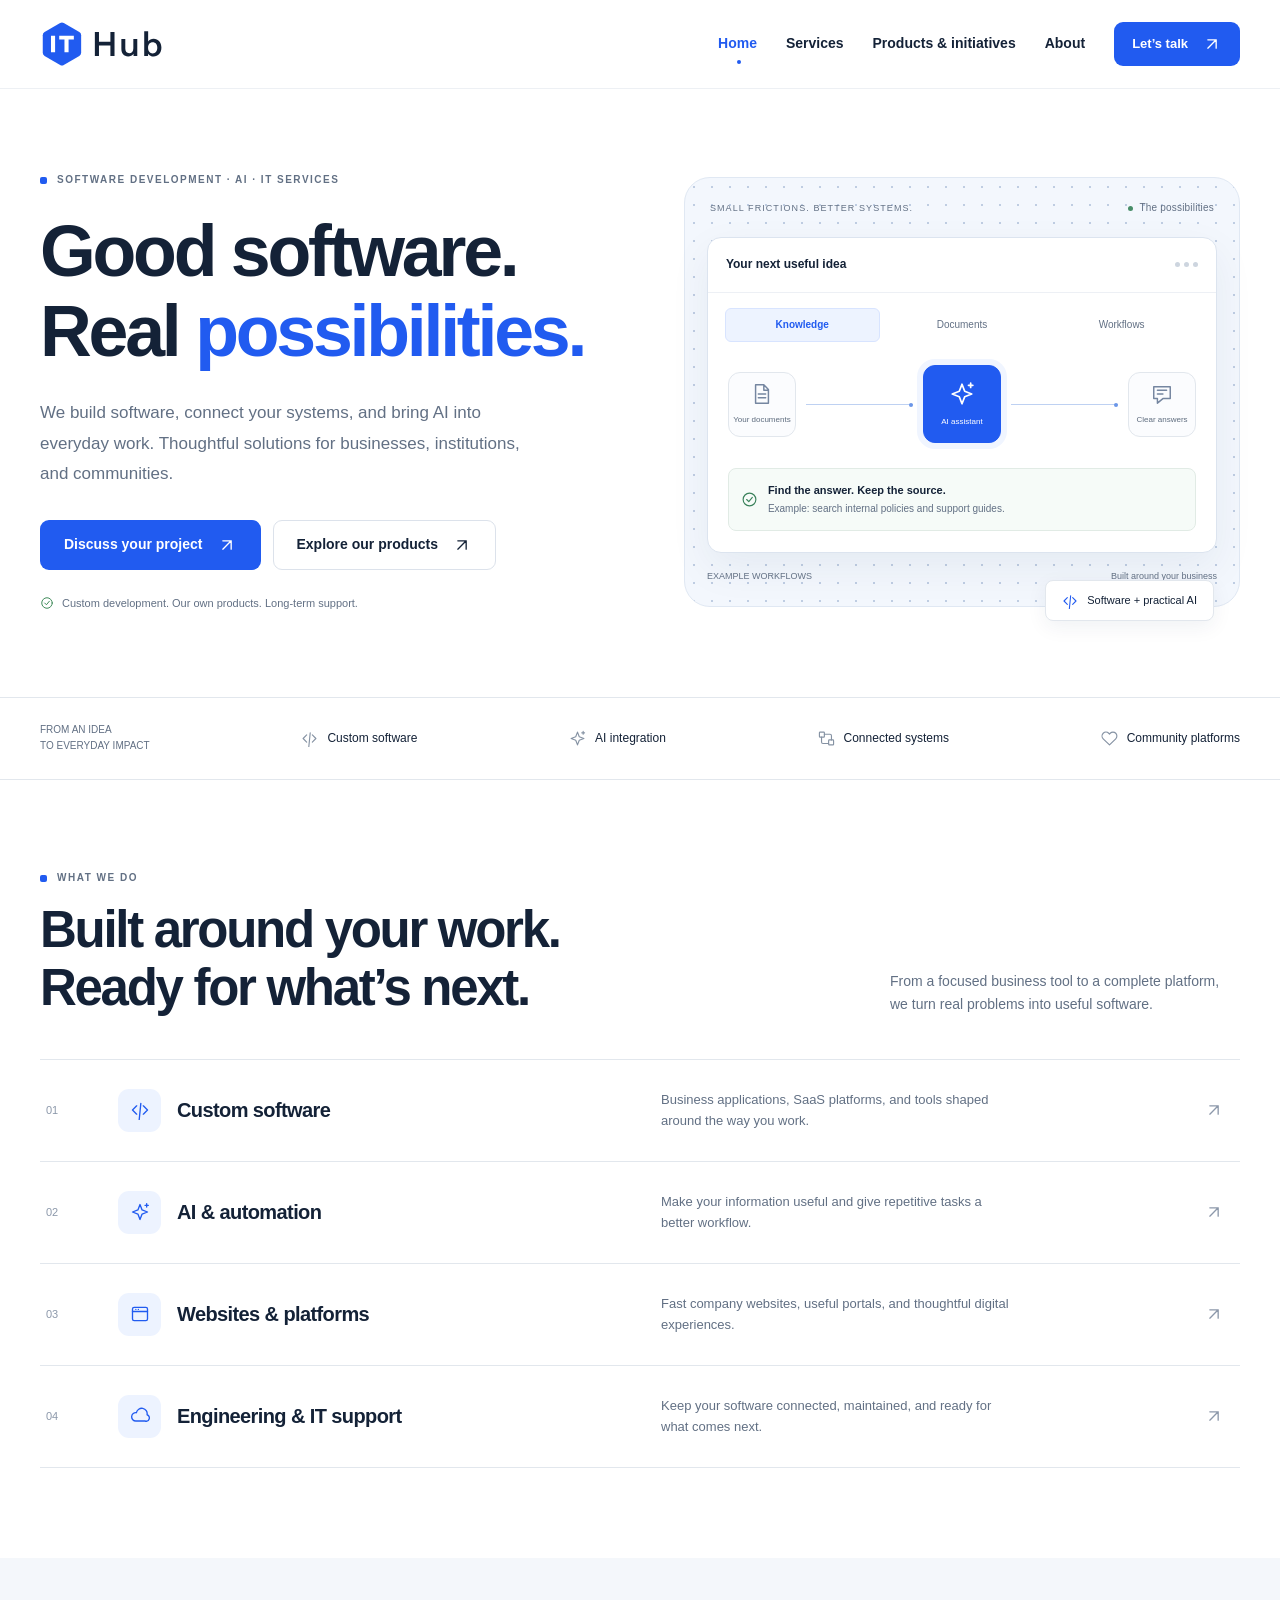
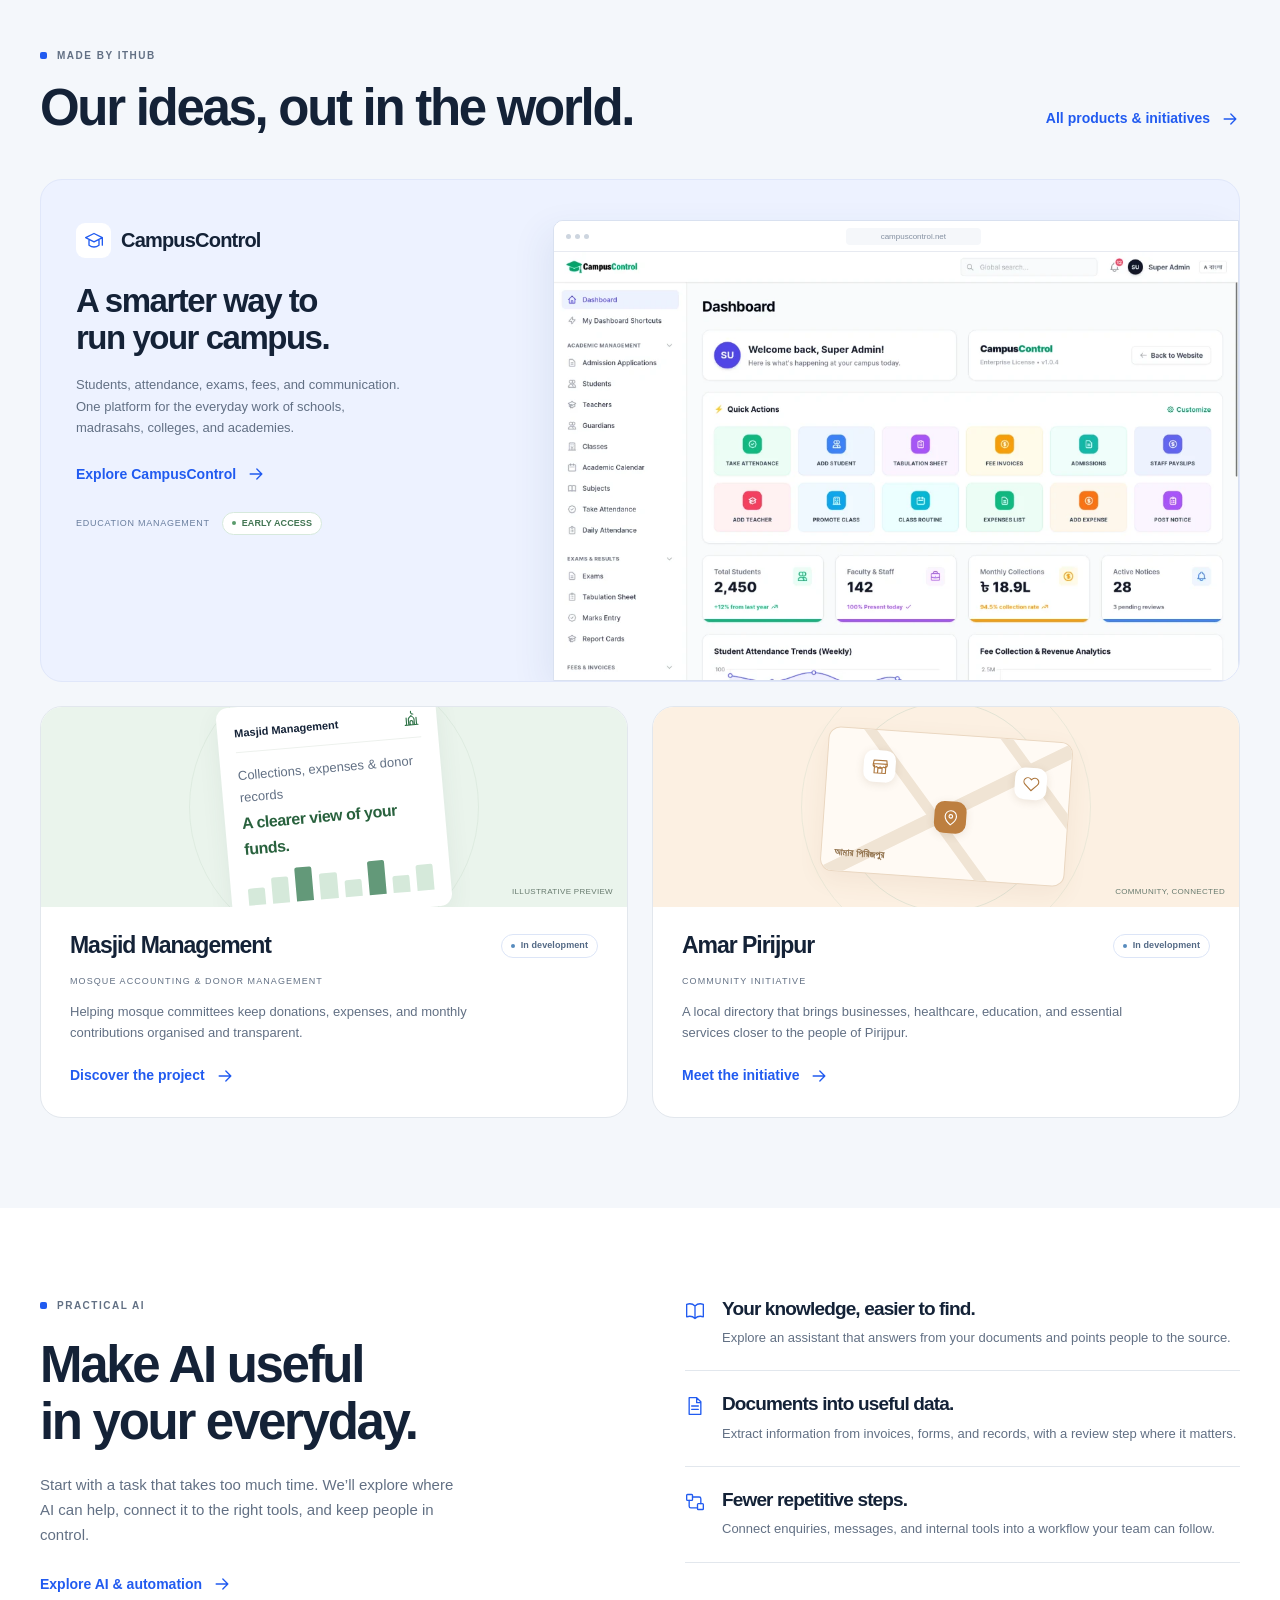
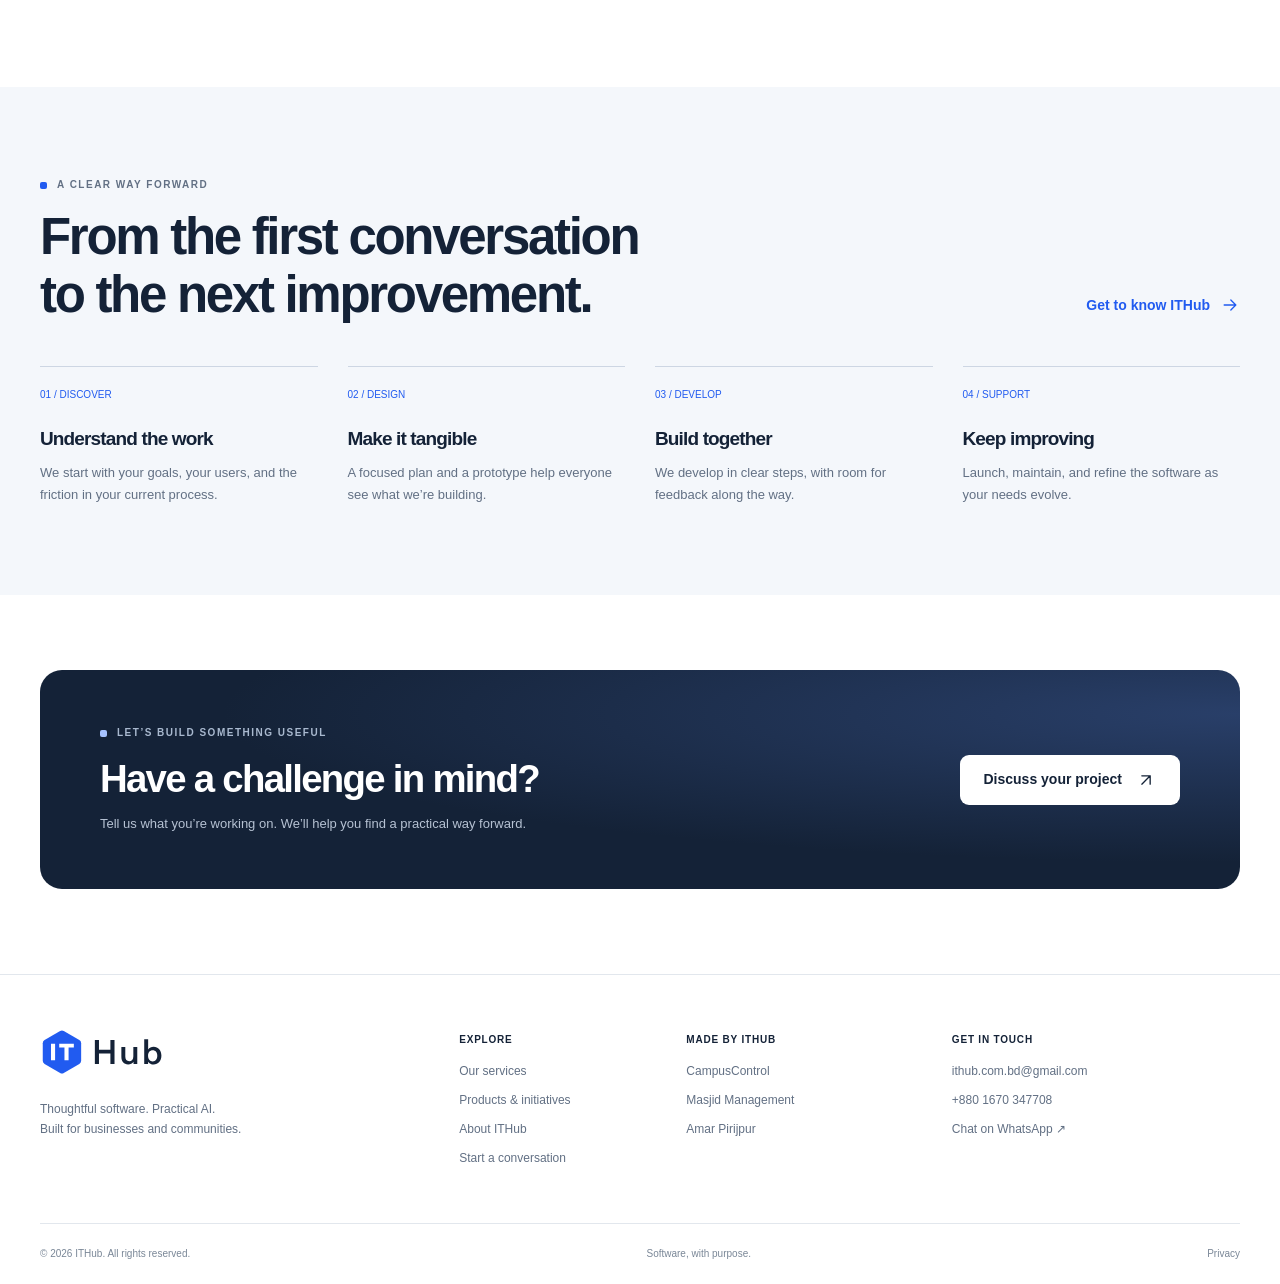
<file: index.html>
<!doctype html>
<html lang="en"><head><meta charset="utf-8"><meta name="viewport" content="width=device-width, initial-scale=1">
<title>ITHub — Software development, practical AI &amp; IT services</title><meta name="description" content="Custom software, practical AI integration, and IT services. Meet ITHub and explore CampusControl, Masjid Management, and Amar Pirijpur.">
<link rel="canonical" href="https://ithub.com.bd/"><meta name="theme-color" content="#215bf0">
<meta property="og:type" content="website"><meta property="og:site_name" content="ITHub"><meta property="og:title" content="ITHub — Software development, practical AI &amp; IT services"><meta property="og:description" content="Custom software, practical AI integration, and IT services. Meet ITHub and explore CampusControl, Masjid Management, and Amar Pirijpur."><meta property="og:url" content="https://ithub.com.bd/">
<meta name="twitter:card" content="summary"><link rel="icon" type="image/svg+xml" href="/assets/favicon.svg?v=2">
<script>document.documentElement.classList.add('js');</script>
<link rel="stylesheet" href="/assets/styles.css?v=3"><script src="/assets/main.js?v=3" defer></script>
</head><body><a class="skip-link" href="#main">Skip to content</a>
<header class="site-header"><div class="container header-inner"><a class="brand" href="/" aria-label="ITHub home"><img src="/assets/images/ithub-logo.svg" width="140" height="48" alt="IT Hub"></a>
<button class="menu-toggle" type="button" aria-label="Open navigation" aria-expanded="false" aria-controls="site-navigation">Menu<svg class="icon" viewBox="0 0 24 24" fill="none" stroke="currentColor" stroke-width="1.6" stroke-linecap="round" stroke-linejoin="round" aria-hidden="true"><path d="M4 6h16M4 12h16M4 18h16"/></svg></button>
<nav class="site-nav" id="site-navigation" aria-label="Main navigation"><a href="/" aria-current="page">Home</a><a href="/services/">Services</a><a href="/products/">Products & initiatives</a><a href="/about/">About</a><a class="button button-small" href="/contact/">Let’s talk<svg class="icon" viewBox="0 0 24 24" fill="none" stroke="currentColor" stroke-width="1.6" stroke-linecap="round" stroke-linejoin="round" aria-hidden="true"><path d="M7 17 17 7M7 7h10v10"/></svg></a></nav></div></header><main id="main"><section class="hero"><div class="container hero-grid"><div class="hero-copy"><div class="eyebrow">Software development · AI · IT services</div><h1>Good software.<br>Real <span class="accent">possibilities.</span></h1><p>We build software, connect your systems, and bring AI into everyday work. Thoughtful solutions for businesses, institutions, and communities.</p><div class="actions"><a class="button " href="/contact/">Discuss your project<svg class="icon" viewBox="0 0 24 24" fill="none" stroke="currentColor" stroke-width="1.6" stroke-linecap="round" stroke-linejoin="round" aria-hidden="true"><path d="M7 17 17 7M7 7h10v10"/></svg></a><a class="button button-secondary" href="/products/">Explore our products<svg class="icon" viewBox="0 0 24 24" fill="none" stroke="currentColor" stroke-width="1.6" stroke-linecap="round" stroke-linejoin="round" aria-hidden="true"><path d="M7 17 17 7M7 7h10v10"/></svg></a></div><div class="hero-note"><svg class="icon" viewBox="0 0 24 24" fill="none" stroke="currentColor" stroke-width="1.6" stroke-linecap="round" stroke-linejoin="round" aria-hidden="true"><circle cx="12" cy="12" r="9"/><path d="m8 12 3 3 5-6"/></svg>Custom development. Our own products. Long-term support.</div></div><div class="hero-visual"><div class="visual-top"><span>SMALL FRICTIONS. BETTER SYSTEMS.</span><span class="live-indicator">The possibilities</span></div><div class="workspace"><div class="workspace-heading"><span>Your next useful idea</span><span class="window-dots"><i></i><i></i><i></i></span></div><div class="workflow-tabs" role="tablist" aria-label="Explore example AI applications"><button type="button" role="tab" data-workflow-tab id="tab-knowledge" aria-controls="panel-knowledge" aria-selected="true" tabindex="0">Knowledge</button><button type="button" role="tab" data-workflow-tab id="tab-documents" aria-controls="panel-documents" aria-selected="false" tabindex="-1">Documents</button><button type="button" role="tab" data-workflow-tab id="tab-workflows" aria-controls="panel-workflows" aria-selected="false" tabindex="-1">Workflows</button></div><div class="workflow-panel" role="tabpanel" id="panel-knowledge" aria-labelledby="tab-knowledge" tabindex="0"><div class="workflow-flow"><div class="flow-node"><svg class="icon" viewBox="0 0 24 24" fill="none" stroke="currentColor" stroke-width="1.6" stroke-linecap="round" stroke-linejoin="round" aria-hidden="true"><path d="M14 2H5v20h14V7l-5-5Zm0 0v6h5M8 12h8m-8 4h8"/></svg><span>Your documents</span></div><span class="flow-connector"></span><div class="flow-node center"><svg class="icon" viewBox="0 0 24 24" fill="none" stroke="currentColor" stroke-width="1.6" stroke-linecap="round" stroke-linejoin="round" aria-hidden="true"><path d="m12 3 2.5 6.5L21 12l-6.5 2.5L12 21l-2.5-6.5L3 12l6.5-2.5L12 3Z"/><path d="M20 2v4m-2-2h4"/></svg><span>AI assistant</span></div><span class="flow-connector"></span><div class="flow-node"><svg class="icon" viewBox="0 0 24 24" fill="none" stroke="currentColor" stroke-width="1.6" stroke-linecap="round" stroke-linejoin="round" aria-hidden="true"><path d="M21 4H3v13h4v5l6-5h8V4ZM7 8h10M7 12h6"/></svg><span>Clear answers</span></div></div><div class="workflow-result"><svg class="icon" viewBox="0 0 24 24" fill="none" stroke="currentColor" stroke-width="1.6" stroke-linecap="round" stroke-linejoin="round" aria-hidden="true"><circle cx="12" cy="12" r="9"/><path d="m8 12 3 3 5-6"/></svg><div><strong>Find the answer. Keep the source.</strong><p>Example: search internal policies and support guides.</p></div></div></div><div class="workflow-panel" role="tabpanel" id="panel-documents" aria-labelledby="tab-documents" tabindex="0" hidden><div class="workflow-flow"><div class="flow-node"><svg class="icon" viewBox="0 0 24 24" fill="none" stroke="currentColor" stroke-width="1.6" stroke-linecap="round" stroke-linejoin="round" aria-hidden="true"><path d="M14 2H5v20h14V7l-5-5Zm0 0v6h5M8 12h8m-8 4h8"/></svg><span>Incoming files</span></div><span class="flow-connector"></span><div class="flow-node center"><svg class="icon" viewBox="0 0 24 24" fill="none" stroke="currentColor" stroke-width="1.6" stroke-linecap="round" stroke-linejoin="round" aria-hidden="true"><path d="m12 3 2.5 6.5L21 12l-6.5 2.5L12 21l-2.5-6.5L3 12l6.5-2.5L12 3Z"/><path d="M20 2v4m-2-2h4"/></svg><span>Extraction</span></div><span class="flow-connector"></span><div class="flow-node"><svg class="icon" viewBox="0 0 24 24" fill="none" stroke="currentColor" stroke-width="1.6" stroke-linecap="round" stroke-linejoin="round" aria-hidden="true"><path d="m12 3 10 5-10 5L2 8l10-5Zm-9 10 9 5 9-5M3 18l9 5 9-5"/></svg><span>Structured data</span></div></div><div class="workflow-result"><svg class="icon" viewBox="0 0 24 24" fill="none" stroke="currentColor" stroke-width="1.6" stroke-linecap="round" stroke-linejoin="round" aria-hidden="true"><circle cx="12" cy="12" r="9"/><path d="m8 12 3 3 5-6"/></svg><div><strong>Less retyping. More useful information.</strong><p>Example: turn invoices into reviewable records.</p></div></div></div><div class="workflow-panel" role="tabpanel" id="panel-workflows" aria-labelledby="tab-workflows" tabindex="0" hidden><div class="workflow-flow"><div class="flow-node"><svg class="icon" viewBox="0 0 24 24" fill="none" stroke="currentColor" stroke-width="1.6" stroke-linecap="round" stroke-linejoin="round" aria-hidden="true"><path d="M21 4H3v13h4v5l6-5h8V4ZM7 8h10M7 12h6"/></svg><span>New enquiry</span></div><span class="flow-connector"></span><div class="flow-node center"><svg class="icon" viewBox="0 0 24 24" fill="none" stroke="currentColor" stroke-width="1.6" stroke-linecap="round" stroke-linejoin="round" aria-hidden="true"><path d="m12 3 2.5 6.5L21 12l-6.5 2.5L12 21l-2.5-6.5L3 12l6.5-2.5L12 3Z"/><path d="M20 2v4m-2-2h4"/></svg><span>Automation</span></div><span class="flow-connector"></span><div class="flow-node"><svg class="icon" viewBox="0 0 24 24" fill="none" stroke="currentColor" stroke-width="1.6" stroke-linecap="round" stroke-linejoin="round" aria-hidden="true"><rect x="2" y="3" width="7" height="7" rx="1"/><rect x="15" y="14" width="7" height="7" rx="1"/><path d="M9 6h8a2 2 0 0 1 2 2v6M5 10v7a2 2 0 0 0 2 2h8"/></svg><span>Next action</span></div></div><div class="workflow-result"><svg class="icon" viewBox="0 0 24 24" fill="none" stroke="currentColor" stroke-width="1.6" stroke-linecap="round" stroke-linejoin="round" aria-hidden="true"><circle cx="12" cy="12" r="9"/><path d="m8 12 3 3 5-6"/></svg><div><strong>A smoother handoff between your tools.</strong><p>Example: organise enquiries and draft a response.</p></div></div></div></div><div class="visual-footer"><span>EXAMPLE WORKFLOWS</span><span>Built around your business</span></div><div class="visual-caption"><svg class="icon" viewBox="0 0 24 24" fill="none" stroke="currentColor" stroke-width="1.6" stroke-linecap="round" stroke-linejoin="round" aria-hidden="true"><path d="m8 7-5 5 5 5m8-10 5 5-5 5m-3-13-2 20"/></svg>Software + practical AI</div></div></div></section>
<div class="capability-strip"><div class="container capability-inner"><span>FROM AN IDEA<br>TO EVERYDAY IMPACT</span><strong><svg class="icon" viewBox="0 0 24 24" fill="none" stroke="currentColor" stroke-width="1.6" stroke-linecap="round" stroke-linejoin="round" aria-hidden="true"><path d="m8 7-5 5 5 5m8-10 5 5-5 5m-3-13-2 20"/></svg>Custom software</strong><strong><svg class="icon" viewBox="0 0 24 24" fill="none" stroke="currentColor" stroke-width="1.6" stroke-linecap="round" stroke-linejoin="round" aria-hidden="true"><path d="m12 3 2.5 6.5L21 12l-6.5 2.5L12 21l-2.5-6.5L3 12l6.5-2.5L12 3Z"/><path d="M20 2v4m-2-2h4"/></svg>AI integration</strong><strong><svg class="icon" viewBox="0 0 24 24" fill="none" stroke="currentColor" stroke-width="1.6" stroke-linecap="round" stroke-linejoin="round" aria-hidden="true"><rect x="2" y="3" width="7" height="7" rx="1"/><rect x="15" y="14" width="7" height="7" rx="1"/><path d="M9 6h8a2 2 0 0 1 2 2v6M5 10v7a2 2 0 0 0 2 2h8"/></svg>Connected systems</strong><strong><svg class="icon" viewBox="0 0 24 24" fill="none" stroke="currentColor" stroke-width="1.6" stroke-linecap="round" stroke-linejoin="round" aria-hidden="true"><path d="M20.8 4.6a5.5 5.5 0 0 0-7.8 0L12 5.7l-1.1-1.1a5.5 5.5 0 0 0-7.8 7.8L12 21l8.8-8.6a5.5 5.5 0 0 0 0-7.8Z"/></svg>Community platforms</strong></div></div>
<section class="section"><div class="container"><div class="section-head"><div><div class="eyebrow">What we do</div><h2>Built around your work.<br>Ready for what’s next.</h2></div><p>From a focused business tool to a complete platform, we turn real problems into useful software.</p></div><div class="services-list"><a class="service-row" href="/services/#software"><span class="service-number">01</span><div class="service-name"><span class="service-icon"><svg class="icon" viewBox="0 0 24 24" fill="none" stroke="currentColor" stroke-width="1.6" stroke-linecap="round" stroke-linejoin="round" aria-hidden="true"><path d="m8 7-5 5 5 5m8-10 5 5-5 5m-3-13-2 20"/></svg></span><h3>Custom software</h3></div><p>Business applications, SaaS platforms, and tools shaped around the way you work.</p><span class="row-arrow"><svg class="icon" viewBox="0 0 24 24" fill="none" stroke="currentColor" stroke-width="1.6" stroke-linecap="round" stroke-linejoin="round" aria-hidden="true"><path d="M7 17 17 7M7 7h10v10"/></svg></span></a><a class="service-row" href="/services/#ai"><span class="service-number">02</span><div class="service-name"><span class="service-icon"><svg class="icon" viewBox="0 0 24 24" fill="none" stroke="currentColor" stroke-width="1.6" stroke-linecap="round" stroke-linejoin="round" aria-hidden="true"><path d="m12 3 2.5 6.5L21 12l-6.5 2.5L12 21l-2.5-6.5L3 12l6.5-2.5L12 3Z"/><path d="M20 2v4m-2-2h4"/></svg></span><h3>AI & automation</h3></div><p>Make your information useful and give repetitive tasks a better workflow.</p><span class="row-arrow"><svg class="icon" viewBox="0 0 24 24" fill="none" stroke="currentColor" stroke-width="1.6" stroke-linecap="round" stroke-linejoin="round" aria-hidden="true"><path d="M7 17 17 7M7 7h10v10"/></svg></span></a><a class="service-row" href="/services/#websites"><span class="service-number">03</span><div class="service-name"><span class="service-icon"><svg class="icon" viewBox="0 0 24 24" fill="none" stroke="currentColor" stroke-width="1.6" stroke-linecap="round" stroke-linejoin="round" aria-hidden="true"><rect x="3" y="4" width="18" height="16" rx="2"/><path d="M3 9h18M7 6.5h.01m3 0h.01"/></svg></span><h3>Websites & platforms</h3></div><p>Fast company websites, useful portals, and thoughtful digital experiences.</p><span class="row-arrow"><svg class="icon" viewBox="0 0 24 24" fill="none" stroke="currentColor" stroke-width="1.6" stroke-linecap="round" stroke-linejoin="round" aria-hidden="true"><path d="M7 17 17 7M7 7h10v10"/></svg></span></a><a class="service-row" href="/services/#support"><span class="service-number">04</span><div class="service-name"><span class="service-icon"><svg class="icon" viewBox="0 0 24 24" fill="none" stroke="currentColor" stroke-width="1.6" stroke-linecap="round" stroke-linejoin="round" aria-hidden="true"><path d="M7 18a5 5 0 1 1 .7-9.95A6.5 6.5 0 0 1 20.5 10.5 3.8 3.8 0 0 1 18 18H7Z"/></svg></span><h3>Engineering & IT support</h3></div><p>Keep your software connected, maintained, and ready for what comes next.</p><span class="row-arrow"><svg class="icon" viewBox="0 0 24 24" fill="none" stroke="currentColor" stroke-width="1.6" stroke-linecap="round" stroke-linejoin="round" aria-hidden="true"><path d="M7 17 17 7M7 7h10v10"/></svg></span></a></div></div></section>
<section class="section section-tint"><div class="container"><div class="section-head"><div><div class="eyebrow">Made by ITHub</div><h2>Our ideas, out in the world.</h2></div><a class="text-link" href="/products/">All products & initiatives<svg class="icon" viewBox="0 0 24 24" fill="none" stroke="currentColor" stroke-width="1.6" stroke-linecap="round" stroke-linejoin="round" aria-hidden="true"><path d="M5 12h14m-6-6 6 6-6 6"/></svg></a></div><article class="featured-product" data-product-category="product"><div class="product-copy"><div class="product-brand"><span class="product-mark"><svg class="icon" viewBox="0 0 24 24" fill="none" stroke="currentColor" stroke-width="1.6" stroke-linecap="round" stroke-linejoin="round" aria-hidden="true"><path d="m2 8 10-5 10 5-10 5L2 8Zm4 3v6c4 3 8 3 12 0v-6m4-3v9"/></svg></span>CampusControl</div><h3>A smarter way to<br>run your campus.</h3><p>Students, attendance, exams, fees, and communication. One platform for the everyday work of schools, madrasahs, colleges, and academies.</p><a class="text-link" href="/products/campuscontrol/">Explore CampusControl<svg class="icon" viewBox="0 0 24 24" fill="none" stroke="currentColor" stroke-width="1.6" stroke-linecap="round" stroke-linejoin="round" aria-hidden="true"><path d="M5 12h14m-6-6 6 6-6 6"/></svg></a><div class="product-meta"><span>Education management</span><span class="status status-green">Early access</span></div></div><div class="product-preview"><div class="browser-frame"><div class="browser-top"><span class="window-dots"><i></i><i></i><i></i></span><span class="browser-address">campuscontrol.net</span></div><img src="/assets/images/campuscontrol-dashboard.webp" width="1024" height="640" alt="CampusControl dashboard showing academic management, quick actions, and demonstration statistics" loading="lazy" decoding="async"></div></div></article><div class="product-pair"><article class="product-card" data-product-category="product"><div class="card-art masjid-art" role="img" aria-label="Illustrative mosque accounting preview"><div class="mini-ledger"><div class="mini-ledger-head"><span>Masjid Management</span><svg class="icon" viewBox="0 0 24 24" fill="none" stroke="currentColor" stroke-width="1.6" stroke-linecap="round" stroke-linejoin="round" aria-hidden="true"><path d="M5 21V11m14 10V11M3 21h18M8 21v-8c0-2 4-5 4-5s4 3 4 5v8m-6 0v-4a2 2 0 0 1 4 0v4M12 2a3 3 0 0 0 3 4 3 3 0 0 1-3-4Z"/></svg></div><p>Collections, expenses & donor records</p><strong>A clearer view of your funds.</strong><div class="ledger-bars" aria-hidden="true"><i></i><i></i><i></i><i></i><i></i><i></i><i></i><i></i></div></div><span class="art-label">ILLUSTRATIVE PREVIEW</span></div><div class="product-card-body"><div class="product-card-title"><h3>Masjid Management</h3><span class="status">In development</span></div><span class="product-category">Mosque accounting & donor management</span><p>Helping mosque committees keep donations, expenses, and monthly contributions organised and transparent.</p><a class="text-link" href="/products/masjid/">Discover the project<svg class="icon" viewBox="0 0 24 24" fill="none" stroke="currentColor" stroke-width="1.6" stroke-linecap="round" stroke-linejoin="round" aria-hidden="true"><path d="M5 12h14m-6-6 6 6-6 6"/></svg></a></div></article><article class="product-card" data-product-category="community"><div class="card-art pirijpur-art" role="img" aria-label="Illustration of a local services directory"><div class="local-map"><div class="map-road"></div><div class="map-road"></div><div class="map-road"></div><span class="map-pin pin-one"><svg class="icon" viewBox="0 0 24 24" fill="none" stroke="currentColor" stroke-width="1.6" stroke-linecap="round" stroke-linejoin="round" aria-hidden="true"><path d="M4 10v11h16V10M3 3h18l1 7a3 3 0 0 1-5 2 3 3 0 0 1-5 0 3 3 0 0 1-5 0 3 3 0 0 1-5-2l1-7ZM9 21v-7h6v7M2 8h20"/></svg></span><span class="map-pin pin-two"><svg class="icon" viewBox="0 0 24 24" fill="none" stroke="currentColor" stroke-width="1.6" stroke-linecap="round" stroke-linejoin="round" aria-hidden="true"><path d="M20 10c0 6-8 12-8 12S4 16 4 10a8 8 0 1 1 16 0Z"/><circle cx="12" cy="10" r="2.5"/></svg></span><span class="map-pin pin-three"><svg class="icon" viewBox="0 0 24 24" fill="none" stroke="currentColor" stroke-width="1.6" stroke-linecap="round" stroke-linejoin="round" aria-hidden="true"><path d="M20.8 4.6a5.5 5.5 0 0 0-7.8 0L12 5.7l-1.1-1.1a5.5 5.5 0 0 0-7.8 7.8L12 21l8.8-8.6a5.5 5.5 0 0 0 0-7.8Z"/></svg></span><span class="map-name" lang="bn">আমার পিরিজপুর</span></div><span class="art-label">COMMUNITY, CONNECTED</span></div><div class="product-card-body"><div class="product-card-title"><h3>Amar Pirijpur</h3><span class="status">In development</span></div><span class="product-category">Community initiative</span><p>A local directory that brings businesses, healthcare, education, and essential services closer to the people of Pirijpur.</p><a class="text-link" href="/products/pirijpur/">Meet the initiative<svg class="icon" viewBox="0 0 24 24" fill="none" stroke="currentColor" stroke-width="1.6" stroke-linecap="round" stroke-linejoin="round" aria-hidden="true"><path d="M5 12h14m-6-6 6 6-6 6"/></svg></a></div></article></div></div></section>
<section class="section"><div class="container ai-section"><div class="ai-intro"><div class="eyebrow">Practical AI</div><h2>Make AI useful<br>in your everyday.</h2><p>Start with a task that takes too much time. We’ll explore where AI can help, connect it to the right tools, and keep people in control.</p><a class="text-link" href="/services/#ai">Explore AI & automation<svg class="icon" viewBox="0 0 24 24" fill="none" stroke="currentColor" stroke-width="1.6" stroke-linecap="round" stroke-linejoin="round" aria-hidden="true"><path d="M5 12h14m-6-6 6 6-6 6"/></svg></a></div><div><div class="ai-use"><svg class="icon" viewBox="0 0 24 24" fill="none" stroke="currentColor" stroke-width="1.6" stroke-linecap="round" stroke-linejoin="round" aria-hidden="true"><path d="M12 6C9 3 5 3 2 4v15c3-1 7-1 10 2 3-3 7-3 10-2V4c-3-1-7-1-10 2Zm0 0v15"/></svg><div><h3>Your knowledge, easier to find.</h3><p>Explore an assistant that answers from your documents and points people to the source.</p></div></div><div class="ai-use"><svg class="icon" viewBox="0 0 24 24" fill="none" stroke="currentColor" stroke-width="1.6" stroke-linecap="round" stroke-linejoin="round" aria-hidden="true"><path d="M14 2H5v20h14V7l-5-5Zm0 0v6h5M8 12h8m-8 4h8"/></svg><div><h3>Documents into useful data.</h3><p>Extract information from invoices, forms, and records, with a review step where it matters.</p></div></div><div class="ai-use"><svg class="icon" viewBox="0 0 24 24" fill="none" stroke="currentColor" stroke-width="1.6" stroke-linecap="round" stroke-linejoin="round" aria-hidden="true"><rect x="2" y="3" width="7" height="7" rx="1"/><rect x="15" y="14" width="7" height="7" rx="1"/><path d="M9 6h8a2 2 0 0 1 2 2v6M5 10v7a2 2 0 0 0 2 2h8"/></svg><div><h3>Fewer repetitive steps.</h3><p>Connect enquiries, messages, and internal tools into a workflow your team can follow.</p></div></div></div></div></section>
<section class="section section-tint"><div class="container"><div class="section-head"><div><div class="eyebrow">A clear way forward</div><h2>From the first conversation<br>to the next improvement.</h2></div><a class="text-link" href="/about/">Get to know ITHub<svg class="icon" viewBox="0 0 24 24" fill="none" stroke="currentColor" stroke-width="1.6" stroke-linecap="round" stroke-linejoin="round" aria-hidden="true"><path d="M5 12h14m-6-6 6 6-6 6"/></svg></a></div><div class="process-grid"><div class="process-item"><span class="process-number">01 / DISCOVER</span><h3>Understand the work</h3><p>We start with your goals, your users, and the friction in your current process.</p></div><div class="process-item"><span class="process-number">02 / DESIGN</span><h3>Make it tangible</h3><p>A focused plan and a prototype help everyone see what we’re building.</p></div><div class="process-item"><span class="process-number">03 / DEVELOP</span><h3>Build together</h3><p>We develop in clear steps, with room for feedback along the way.</p></div><div class="process-item"><span class="process-number">04 / SUPPORT</span><h3>Keep improving</h3><p>Launch, maintain, and refine the software as your needs evolve.</p></div></div></div></section>
<div class="cta-spacer" aria-hidden="true"></div><section class="cta-wrap"><div class="container"><div class="cta"><div><div class="eyebrow">Let’s build something useful</div><h2>Have a challenge in mind?</h2><p>Tell us what you’re working on. We’ll help you find a practical way forward.</p></div><a class="button button-white" href="/contact/">Discuss your project<svg class="icon" viewBox="0 0 24 24" fill="none" stroke="currentColor" stroke-width="1.6" stroke-linecap="round" stroke-linejoin="round" aria-hidden="true"><path d="M7 17 17 7M7 7h10v10"/></svg></a></div></div></section></main><footer class="site-footer"><div class="container"><div class="footer-main">
<div class="footer-brand"><a class="brand" href="/" aria-label="ITHub home"><img src="/assets/images/ithub-logo.svg" width="140" height="48" alt="IT Hub"></a><p>Thoughtful software. Practical AI.<br>Built for businesses and communities.</p></div>
<div class="footer-column"><h2>Explore</h2><a href="/services/">Our services</a><a href="/products/">Products & initiatives</a><a href="/about/">About ITHub</a><a href="/contact/">Start a conversation</a></div>
<div class="footer-column"><h2>Made by ITHub</h2><a href="/products/campuscontrol/">CampusControl</a><a href="/products/masjid/">Masjid Management</a><a href="/products/pirijpur/">Amar Pirijpur</a></div>
<div class="footer-column"><h2>Get in touch</h2><a href="mailto:ithub.com.bd@gmail.com">ithub.com.bd@gmail.com</a><a href="tel:+8801670347708">+880 1670 347708</a><a href="https://wa.me/8801670347708">Chat on WhatsApp ↗</a></div>
</div><div class="footer-bottom"><span>© <span data-year>2026</span> ITHub. All rights reserved.</span><span>Software, with purpose.</span><a href="/privacy/">Privacy</a></div></div></footer></body></html>
</file>
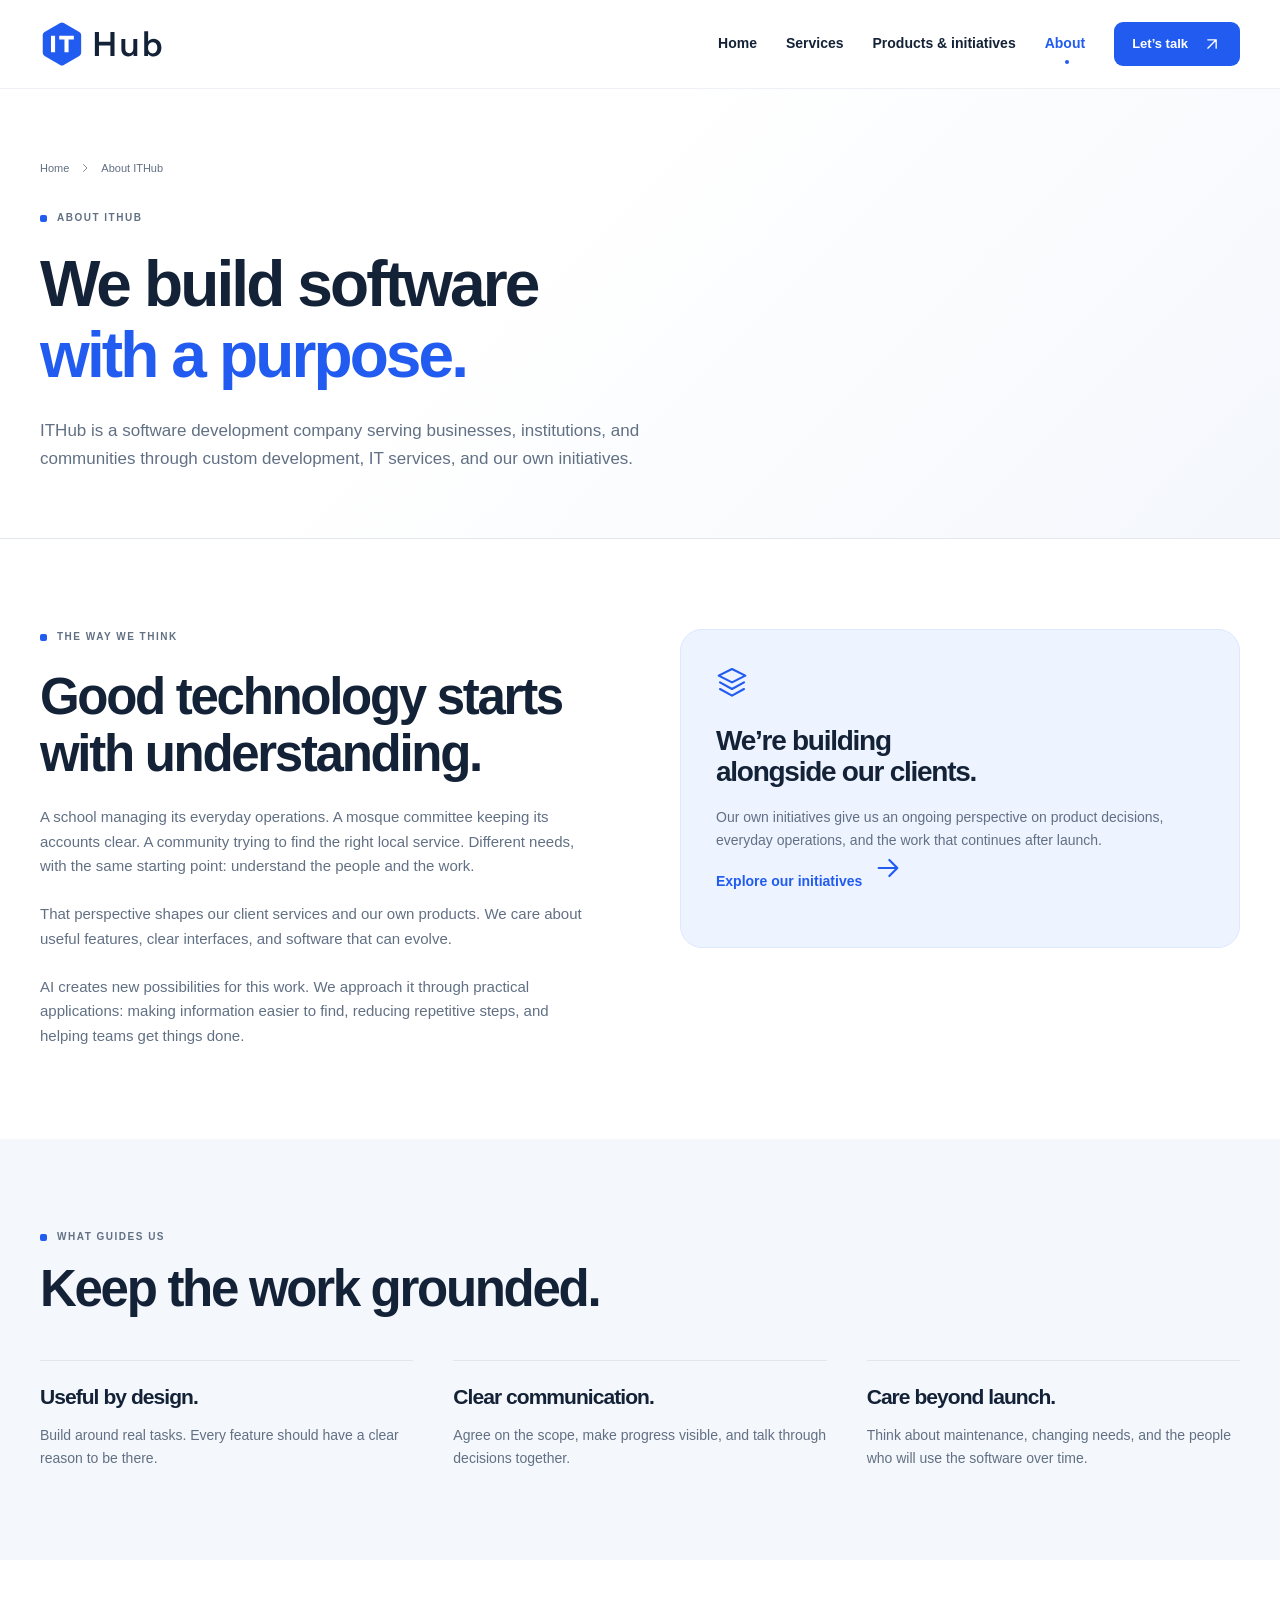
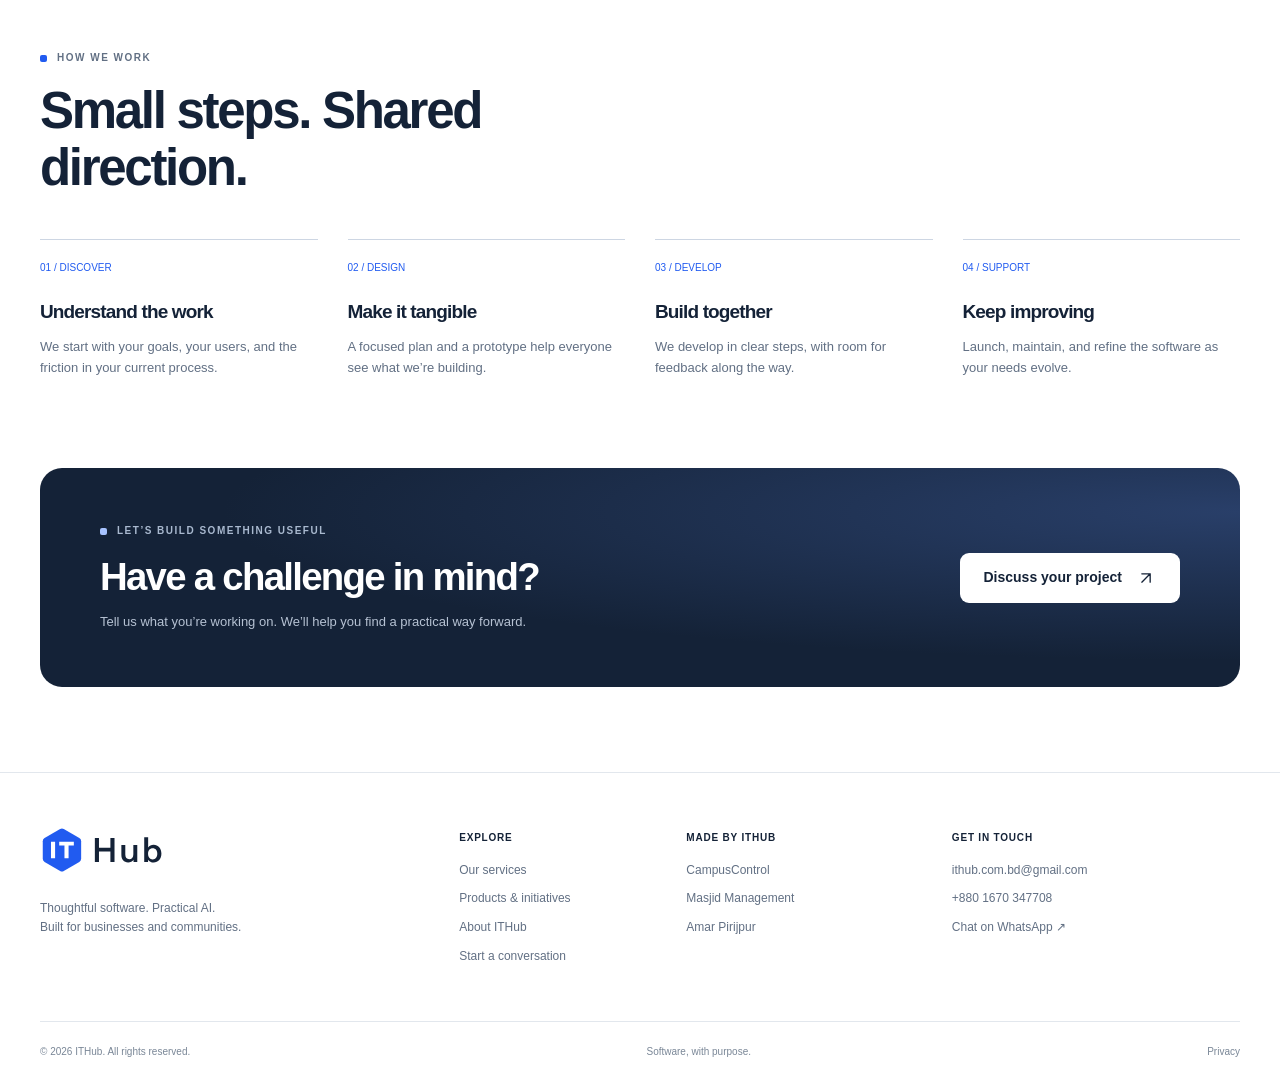
<file: about/index.html>
<!doctype html>
<html lang="en"><head><meta charset="utf-8"><meta name="viewport" content="width=device-width, initial-scale=1">
<title>About ITHub — Software with a purpose</title><meta name="description" content="Meet ITHub, a software development company building custom applications, practical AI solutions, and products for businesses and communities.">
<link rel="canonical" href="https://ithub.com.bd/about/"><meta name="theme-color" content="#215bf0">
<meta property="og:type" content="website"><meta property="og:site_name" content="ITHub"><meta property="og:title" content="About ITHub — Software with a purpose"><meta property="og:description" content="Meet ITHub, a software development company building custom applications, practical AI solutions, and products for businesses and communities."><meta property="og:url" content="https://ithub.com.bd/about/">
<meta name="twitter:card" content="summary"><link rel="icon" type="image/svg+xml" href="/assets/favicon.svg?v=2">
<script>document.documentElement.classList.add('js');</script>
<link rel="stylesheet" href="/assets/styles.css?v=3"><script src="/assets/main.js?v=3" defer></script>
</head><body><a class="skip-link" href="#main">Skip to content</a>
<header class="site-header"><div class="container header-inner"><a class="brand" href="/" aria-label="ITHub home"><img src="/assets/images/ithub-logo.svg" width="140" height="48" alt="IT Hub"></a>
<button class="menu-toggle" type="button" aria-label="Open navigation" aria-expanded="false" aria-controls="site-navigation">Menu<svg class="icon" viewBox="0 0 24 24" fill="none" stroke="currentColor" stroke-width="1.6" stroke-linecap="round" stroke-linejoin="round" aria-hidden="true"><path d="M4 6h16M4 12h16M4 18h16"/></svg></button>
<nav class="site-nav" id="site-navigation" aria-label="Main navigation"><a href="/">Home</a><a href="/services/">Services</a><a href="/products/">Products & initiatives</a><a href="/about/" aria-current="page">About</a><a class="button button-small" href="/contact/">Let’s talk<svg class="icon" viewBox="0 0 24 24" fill="none" stroke="currentColor" stroke-width="1.6" stroke-linecap="round" stroke-linejoin="round" aria-hidden="true"><path d="M7 17 17 7M7 7h10v10"/></svg></a></nav></div></header><main id="main"><section class="page-hero"><div class="container"><nav class="breadcrumb" aria-label="Breadcrumb"><a href="/">Home</a><svg class="icon" viewBox="0 0 24 24" fill="none" stroke="currentColor" stroke-width="1.6" stroke-linecap="round" stroke-linejoin="round" aria-hidden="true"><path d="m9 5 7 7-7 7"/></svg><span aria-current="page">About ITHub</span></nav><div class="eyebrow">About ITHub</div><h1>We build software<br><span class="accent">with a purpose.</span></h1><p>ITHub is a software development company serving businesses, institutions, and communities through custom development, IT services, and our own initiatives.</p></div></section><section class="section"><div class="container story-grid"><div class="story-copy"><div class="eyebrow">The way we think</div><h2>Good technology starts<br>with understanding.</h2><p>A school managing its everyday operations. A mosque committee keeping its accounts clear. A community trying to find the right local service. Different needs, with the same starting point: understand the people and the work.</p><p>That perspective shapes our client services and our own products. We care about useful features, clear interfaces, and software that can evolve.</p><p>AI creates new possibilities for this work. We approach it through practical applications: making information easier to find, reducing repetitive steps, and helping teams get things done.</p></div><aside class="story-note"><svg class="icon" viewBox="0 0 24 24" fill="none" stroke="currentColor" stroke-width="1.6" stroke-linecap="round" stroke-linejoin="round" aria-hidden="true"><path d="m12 3 10 5-10 5L2 8l10-5Zm-9 10 9 5 9-5M3 18l9 5 9-5"/></svg><h3>We’re building<br>alongside our clients.</h3><p>Our own initiatives give us an ongoing perspective on product decisions, everyday operations, and the work that continues after launch.</p><a class="text-link" href="/products/">Explore our initiatives<svg class="icon" viewBox="0 0 24 24" fill="none" stroke="currentColor" stroke-width="1.6" stroke-linecap="round" stroke-linejoin="round" aria-hidden="true"><path d="M5 12h14m-6-6 6 6-6 6"/></svg></a></aside></div></section>
<section class="section section-tint"><div class="container"><div class="section-head"><div><div class="eyebrow">What guides us</div><h2>Keep the work grounded.</h2></div></div><div class="principles"><div class="principle"><h3>Useful by design.</h3><p>Build around real tasks. Every feature should have a clear reason to be there.</p></div><div class="principle"><h3>Clear communication.</h3><p>Agree on the scope, make progress visible, and talk through decisions together.</p></div><div class="principle"><h3>Care beyond launch.</h3><p>Think about maintenance, changing needs, and the people who will use the software over time.</p></div></div></div></section><section class="section"><div class="container"><div class="section-head"><div><div class="eyebrow">How we work</div><h2>Small steps. Shared direction.</h2></div></div><div class="process-grid"><div class="process-item"><span class="process-number">01 / DISCOVER</span><h3>Understand the work</h3><p>We start with your goals, your users, and the friction in your current process.</p></div><div class="process-item"><span class="process-number">02 / DESIGN</span><h3>Make it tangible</h3><p>A focused plan and a prototype help everyone see what we’re building.</p></div><div class="process-item"><span class="process-number">03 / DEVELOP</span><h3>Build together</h3><p>We develop in clear steps, with room for feedback along the way.</p></div><div class="process-item"><span class="process-number">04 / SUPPORT</span><h3>Keep improving</h3><p>Launch, maintain, and refine the software as your needs evolve.</p></div></div></div></section><section class="cta-wrap"><div class="container"><div class="cta"><div><div class="eyebrow">Let’s build something useful</div><h2>Have a challenge in mind?</h2><p>Tell us what you’re working on. We’ll help you find a practical way forward.</p></div><a class="button button-white" href="/contact/">Discuss your project<svg class="icon" viewBox="0 0 24 24" fill="none" stroke="currentColor" stroke-width="1.6" stroke-linecap="round" stroke-linejoin="round" aria-hidden="true"><path d="M7 17 17 7M7 7h10v10"/></svg></a></div></div></section></main><footer class="site-footer"><div class="container"><div class="footer-main">
<div class="footer-brand"><a class="brand" href="/" aria-label="ITHub home"><img src="/assets/images/ithub-logo.svg" width="140" height="48" alt="IT Hub"></a><p>Thoughtful software. Practical AI.<br>Built for businesses and communities.</p></div>
<div class="footer-column"><h2>Explore</h2><a href="/services/">Our services</a><a href="/products/">Products & initiatives</a><a href="/about/">About ITHub</a><a href="/contact/">Start a conversation</a></div>
<div class="footer-column"><h2>Made by ITHub</h2><a href="/products/campuscontrol/">CampusControl</a><a href="/products/masjid/">Masjid Management</a><a href="/products/pirijpur/">Amar Pirijpur</a></div>
<div class="footer-column"><h2>Get in touch</h2><a href="mailto:ithub.com.bd@gmail.com">ithub.com.bd@gmail.com</a><a href="tel:+8801670347708">+880 1670 347708</a><a href="https://wa.me/8801670347708">Chat on WhatsApp ↗</a></div>
</div><div class="footer-bottom"><span>© <span data-year>2026</span> ITHub. All rights reserved.</span><span>Software, with purpose.</span><a href="/privacy/">Privacy</a></div></div></footer></body></html>
</file>
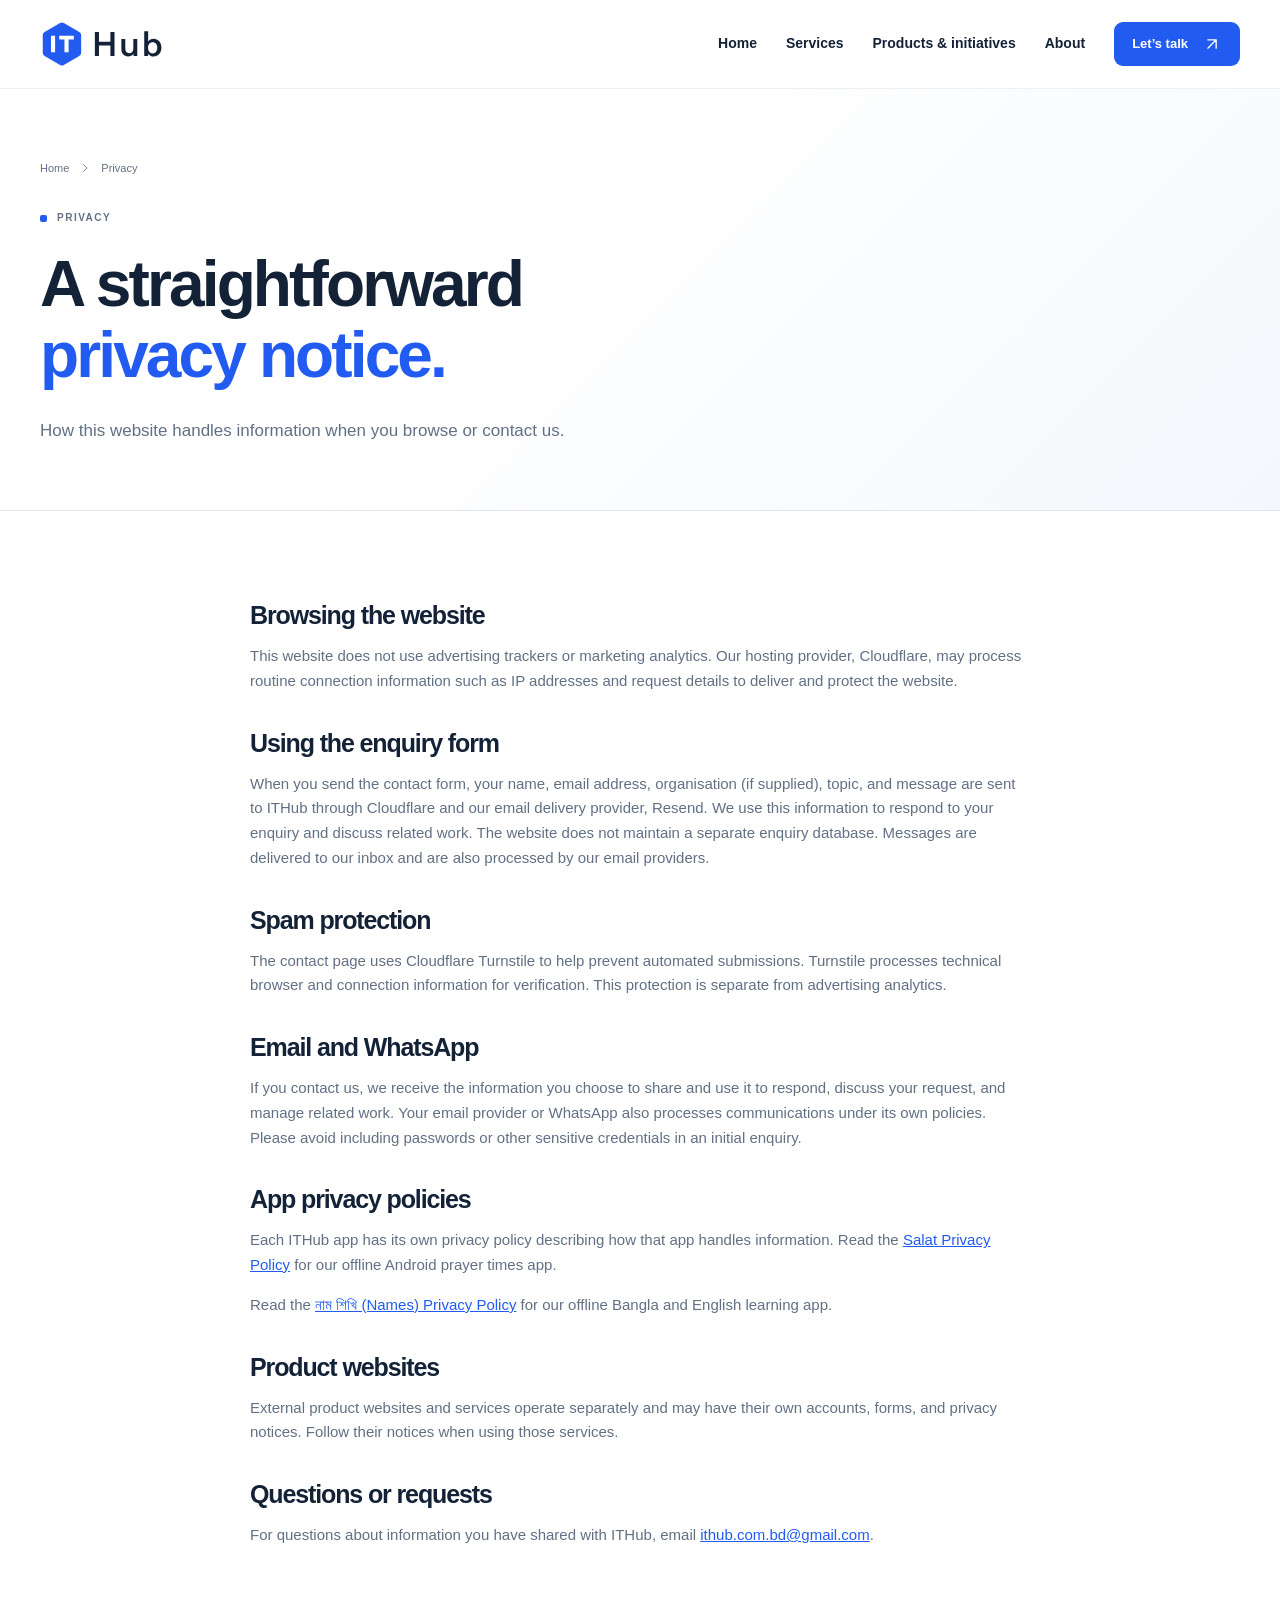
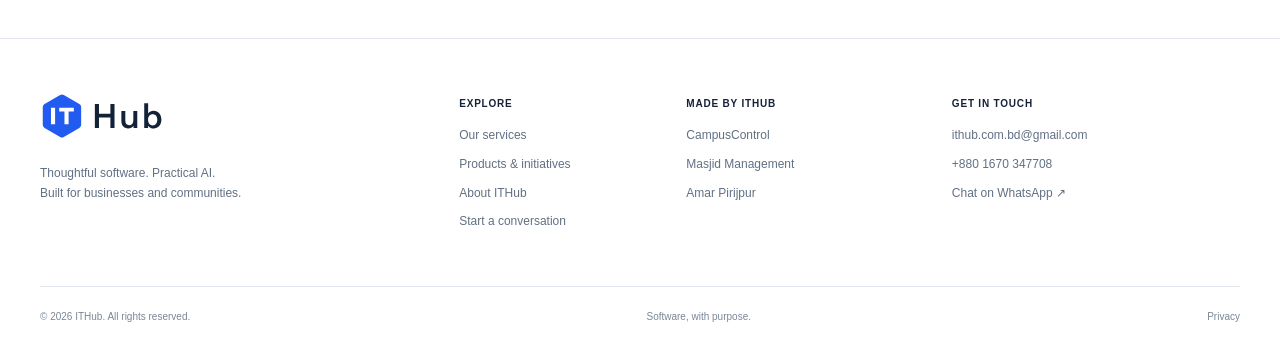
<file: privacy/index.html>
<!doctype html>
<html lang="en"><head><meta charset="utf-8"><meta name="viewport" content="width=device-width, initial-scale=1">
<title>Privacy notice — ITHub</title><meta name="description" content="How the ITHub static website handles browsing information and contact form enquiries.">
<link rel="canonical" href="https://ithub.com.bd/privacy/"><meta name="theme-color" content="#215bf0">
<meta property="og:type" content="website"><meta property="og:site_name" content="ITHub"><meta property="og:title" content="Privacy notice — ITHub"><meta property="og:description" content="How the ITHub static website handles browsing information and contact form enquiries."><meta property="og:url" content="https://ithub.com.bd/privacy/">
<meta name="twitter:card" content="summary"><link rel="icon" type="image/svg+xml" href="/assets/favicon.svg?v=2">
<script>document.documentElement.classList.add('js');</script>
<link rel="stylesheet" href="/assets/styles.css?v=3"><script src="/assets/main.js?v=3" defer></script>
</head><body><a class="skip-link" href="#main">Skip to content</a>
<header class="site-header"><div class="container header-inner"><a class="brand" href="/" aria-label="ITHub home"><img src="/assets/images/ithub-logo.svg" width="140" height="48" alt="IT Hub"></a>
<button class="menu-toggle" type="button" aria-label="Open navigation" aria-expanded="false" aria-controls="site-navigation">Menu<svg class="icon" viewBox="0 0 24 24" fill="none" stroke="currentColor" stroke-width="1.6" stroke-linecap="round" stroke-linejoin="round" aria-hidden="true"><path d="M4 6h16M4 12h16M4 18h16"/></svg></button>
<nav class="site-nav" id="site-navigation" aria-label="Main navigation"><a href="/">Home</a><a href="/services/">Services</a><a href="/products/">Products & initiatives</a><a href="/about/">About</a><a class="button button-small" href="/contact/">Let’s talk<svg class="icon" viewBox="0 0 24 24" fill="none" stroke="currentColor" stroke-width="1.6" stroke-linecap="round" stroke-linejoin="round" aria-hidden="true"><path d="M7 17 17 7M7 7h10v10"/></svg></a></nav></div></header><main id="main"><section class="page-hero"><div class="container"><nav class="breadcrumb" aria-label="Breadcrumb"><a href="/">Home</a><svg class="icon" viewBox="0 0 24 24" fill="none" stroke="currentColor" stroke-width="1.6" stroke-linecap="round" stroke-linejoin="round" aria-hidden="true"><path d="m9 5 7 7-7 7"/></svg><span aria-current="page">Privacy</span></nav><div class="eyebrow">Privacy</div><h1>A straightforward<br><span class="accent">privacy notice.</span></h1><p>How this website handles information when you browse or contact us.</p></div></section><section class="section"><div class="container prose"><h2>Browsing the website</h2><p>This website does not use advertising trackers or marketing analytics. Our hosting provider, Cloudflare, may process routine connection information such as IP addresses and request details to deliver and protect the website.</p><h2>Using the enquiry form</h2><p>When you send the contact form, your name, email address, organisation (if supplied), topic, and message are sent to ITHub through Cloudflare and our email delivery provider, Resend. We use this information to respond to your enquiry and discuss related work. The website does not maintain a separate enquiry database. Messages are delivered to our inbox and are also processed by our email providers.</p><h2>Spam protection</h2><p>The contact page uses Cloudflare Turnstile to help prevent automated submissions. Turnstile processes technical browser and connection information for verification. This protection is separate from advertising analytics.</p><h2>Email and WhatsApp</h2><p>If you contact us, we receive the information you choose to share and use it to respond, discuss your request, and manage related work. Your email provider or WhatsApp also processes communications under its own policies. Please avoid including passwords or other sensitive credentials in an initial enquiry.</p><h2>App privacy policies</h2><p>Each ITHub app has its own privacy policy describing how that app handles information. Read the <a href="/apps/salat/privacy-policy/">Salat Privacy Policy</a> for our offline Android prayer times app.</p><p>Read the <a href="/apps/names/privacy-policy/">নাম শিখি (Names) Privacy Policy</a> for our offline Bangla and English learning app.</p><h2>Product websites</h2><p>External product websites and services operate separately and may have their own accounts, forms, and privacy notices. Follow their notices when using those services.</p><h2>Questions or requests</h2><p>For questions about information you have shared with ITHub, email <a href="mailto:ithub.com.bd@gmail.com">ithub.com.bd@gmail.com</a>.</p></div></section></main><footer class="site-footer"><div class="container"><div class="footer-main">
<div class="footer-brand"><a class="brand" href="/" aria-label="ITHub home"><img src="/assets/images/ithub-logo.svg" width="140" height="48" alt="IT Hub"></a><p>Thoughtful software. Practical AI.<br>Built for businesses and communities.</p></div>
<div class="footer-column"><h2>Explore</h2><a href="/services/">Our services</a><a href="/products/">Products & initiatives</a><a href="/about/">About ITHub</a><a href="/contact/">Start a conversation</a></div>
<div class="footer-column"><h2>Made by ITHub</h2><a href="/products/campuscontrol/">CampusControl</a><a href="/products/masjid/">Masjid Management</a><a href="/products/pirijpur/">Amar Pirijpur</a></div>
<div class="footer-column"><h2>Get in touch</h2><a href="mailto:ithub.com.bd@gmail.com">ithub.com.bd@gmail.com</a><a href="tel:+8801670347708">+880 1670 347708</a><a href="https://wa.me/8801670347708">Chat on WhatsApp ↗</a></div>
</div><div class="footer-bottom"><span>© <span data-year>2026</span> ITHub. All rights reserved.</span><span>Software, with purpose.</span><a href="/privacy/">Privacy</a></div></div></footer></body></html>
</file>
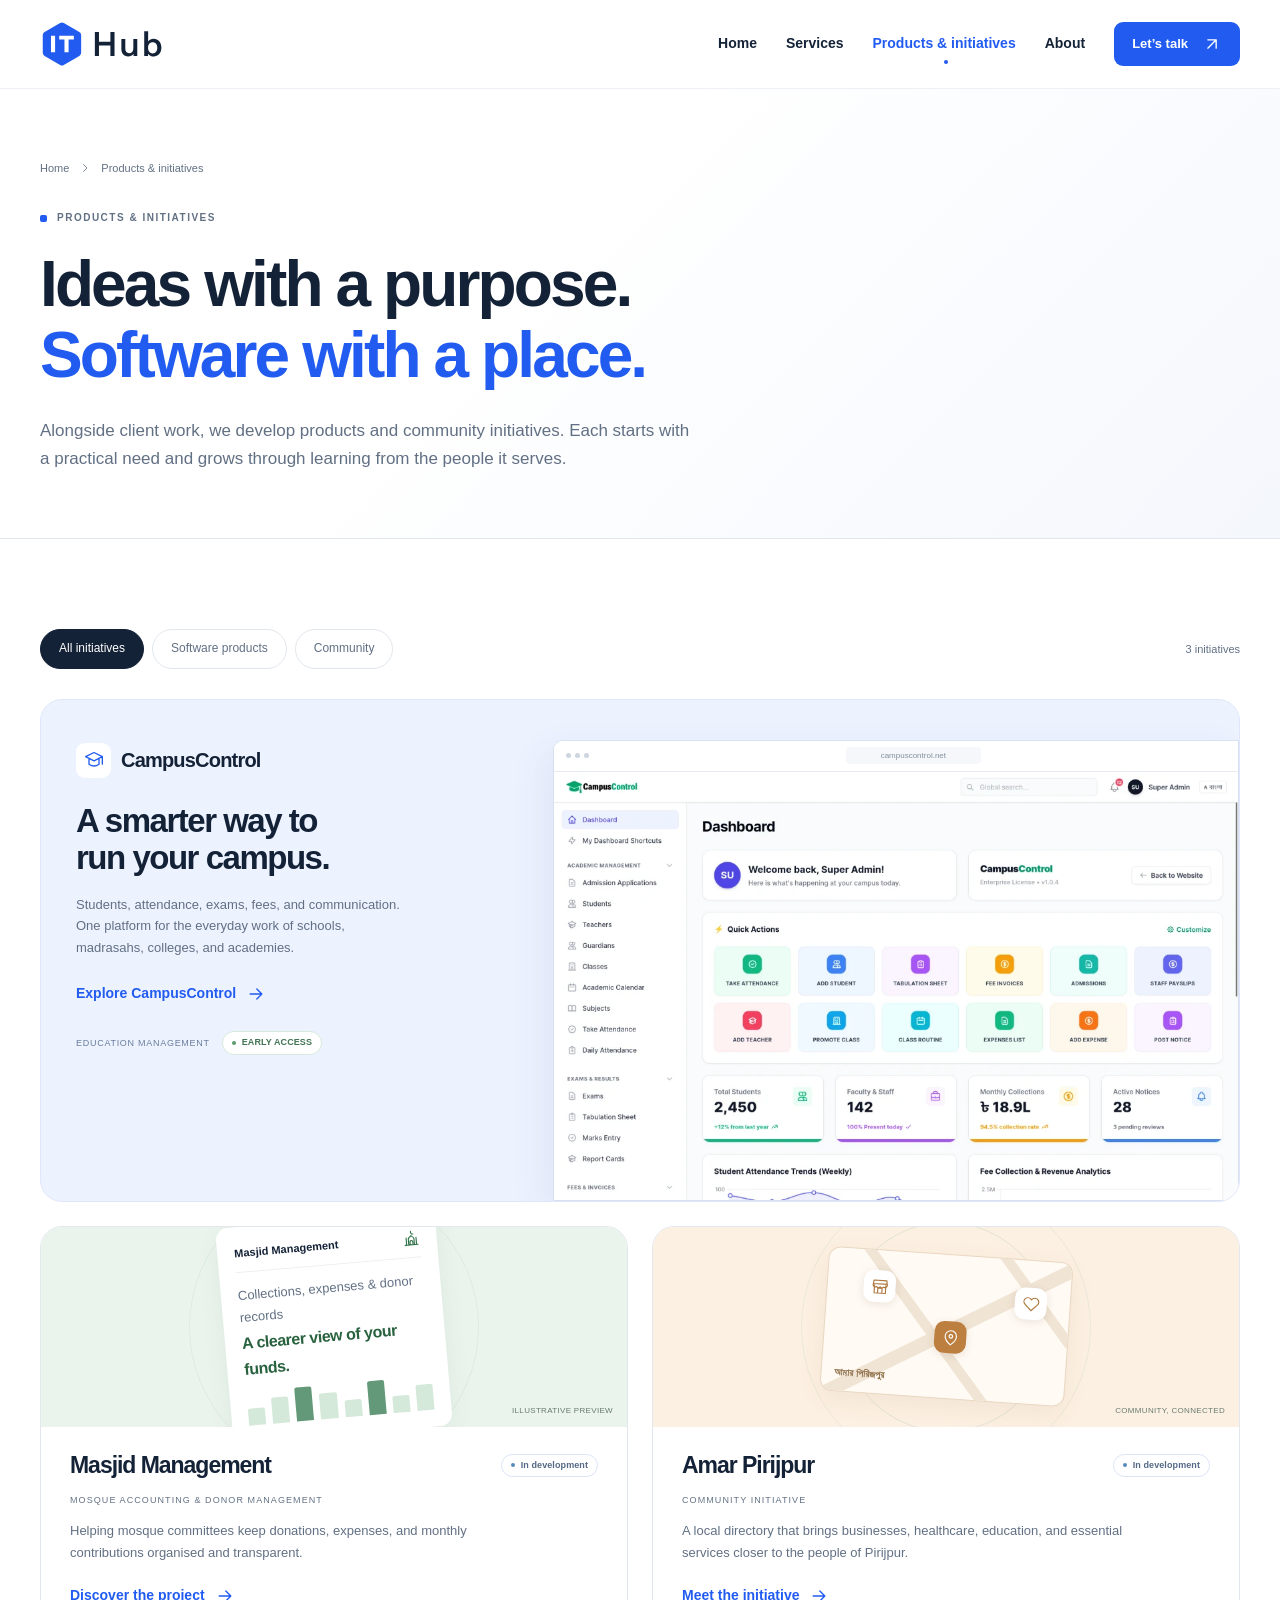
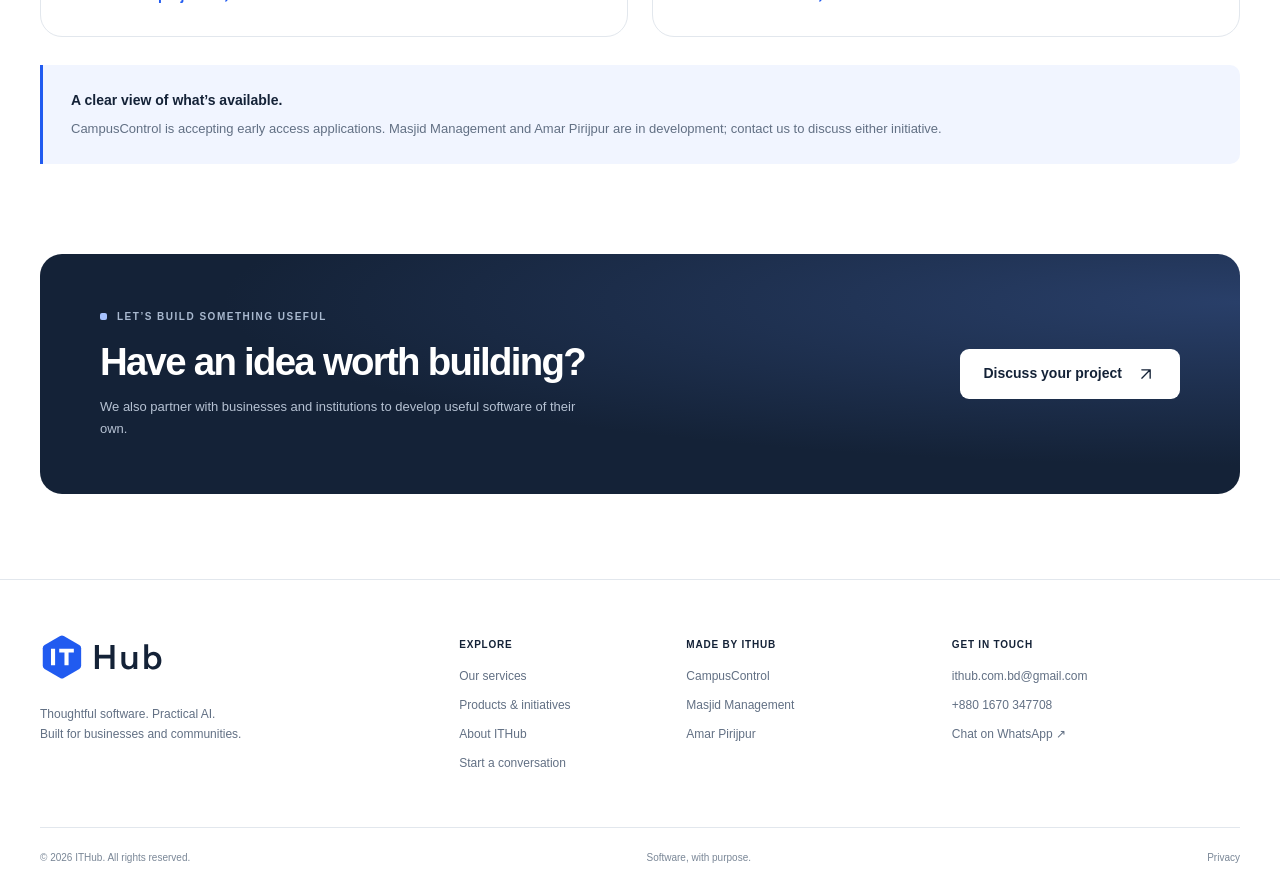
<file: products/index.html>
<!doctype html>
<html lang="en"><head><meta charset="utf-8"><meta name="viewport" content="width=device-width, initial-scale=1">
<title>Products &amp; community initiatives — ITHub</title><meta name="description" content="Discover CampusControl, Masjid Management, and Amar Pirijpur: software products and community initiatives by ITHub.">
<link rel="canonical" href="https://ithub.com.bd/products/"><meta name="theme-color" content="#215bf0">
<meta property="og:type" content="website"><meta property="og:site_name" content="ITHub"><meta property="og:title" content="Products &amp; community initiatives — ITHub"><meta property="og:description" content="Discover CampusControl, Masjid Management, and Amar Pirijpur: software products and community initiatives by ITHub."><meta property="og:url" content="https://ithub.com.bd/products/">
<meta name="twitter:card" content="summary"><link rel="icon" type="image/svg+xml" href="/assets/favicon.svg?v=2">
<script>document.documentElement.classList.add('js');</script>
<link rel="stylesheet" href="/assets/styles.css?v=3"><script src="/assets/main.js?v=3" defer></script>
</head><body><a class="skip-link" href="#main">Skip to content</a>
<header class="site-header"><div class="container header-inner"><a class="brand" href="/" aria-label="ITHub home"><img src="/assets/images/ithub-logo.svg" width="140" height="48" alt="IT Hub"></a>
<button class="menu-toggle" type="button" aria-label="Open navigation" aria-expanded="false" aria-controls="site-navigation">Menu<svg class="icon" viewBox="0 0 24 24" fill="none" stroke="currentColor" stroke-width="1.6" stroke-linecap="round" stroke-linejoin="round" aria-hidden="true"><path d="M4 6h16M4 12h16M4 18h16"/></svg></button>
<nav class="site-nav" id="site-navigation" aria-label="Main navigation"><a href="/">Home</a><a href="/services/">Services</a><a href="/products/" aria-current="page">Products & initiatives</a><a href="/about/">About</a><a class="button button-small" href="/contact/">Let’s talk<svg class="icon" viewBox="0 0 24 24" fill="none" stroke="currentColor" stroke-width="1.6" stroke-linecap="round" stroke-linejoin="round" aria-hidden="true"><path d="M7 17 17 7M7 7h10v10"/></svg></a></nav></div></header><main id="main"><section class="page-hero"><div class="container"><nav class="breadcrumb" aria-label="Breadcrumb"><a href="/">Home</a><svg class="icon" viewBox="0 0 24 24" fill="none" stroke="currentColor" stroke-width="1.6" stroke-linecap="round" stroke-linejoin="round" aria-hidden="true"><path d="m9 5 7 7-7 7"/></svg><span aria-current="page">Products & initiatives</span></nav><div class="eyebrow">Products & initiatives</div><h1>Ideas with a purpose.<br><span class="accent">Software with a place.</span></h1><p>Alongside client work, we develop products and community initiatives. Each starts with a practical need and grows through learning from the people it serves.</p></div></section><section class="section"><div class="container"><div class="filter-bar" role="group" aria-label="Filter initiatives"><button type="button" class="filter-button" data-product-filter="all" aria-pressed="true">All initiatives</button><button type="button" class="filter-button" data-product-filter="product" aria-pressed="false">Software products</button><button type="button" class="filter-button" data-product-filter="community" aria-pressed="false">Community</button><span class="filter-count" data-filter-count role="status">3 initiatives</span></div><article class="featured-product" data-product-category="product"><div class="product-copy"><div class="product-brand"><span class="product-mark"><svg class="icon" viewBox="0 0 24 24" fill="none" stroke="currentColor" stroke-width="1.6" stroke-linecap="round" stroke-linejoin="round" aria-hidden="true"><path d="m2 8 10-5 10 5-10 5L2 8Zm4 3v6c4 3 8 3 12 0v-6m4-3v9"/></svg></span>CampusControl</div><h3>A smarter way to<br>run your campus.</h3><p>Students, attendance, exams, fees, and communication. One platform for the everyday work of schools, madrasahs, colleges, and academies.</p><a class="text-link" href="/products/campuscontrol/">Explore CampusControl<svg class="icon" viewBox="0 0 24 24" fill="none" stroke="currentColor" stroke-width="1.6" stroke-linecap="round" stroke-linejoin="round" aria-hidden="true"><path d="M5 12h14m-6-6 6 6-6 6"/></svg></a><div class="product-meta"><span>Education management</span><span class="status status-green">Early access</span></div></div><div class="product-preview"><div class="browser-frame"><div class="browser-top"><span class="window-dots"><i></i><i></i><i></i></span><span class="browser-address">campuscontrol.net</span></div><img src="/assets/images/campuscontrol-dashboard.webp" width="1024" height="640" alt="CampusControl dashboard showing academic management, quick actions, and demonstration statistics" loading="lazy" decoding="async"></div></div></article><div class="product-pair"><article class="product-card" data-product-category="product"><div class="card-art masjid-art" role="img" aria-label="Illustrative mosque accounting preview"><div class="mini-ledger"><div class="mini-ledger-head"><span>Masjid Management</span><svg class="icon" viewBox="0 0 24 24" fill="none" stroke="currentColor" stroke-width="1.6" stroke-linecap="round" stroke-linejoin="round" aria-hidden="true"><path d="M5 21V11m14 10V11M3 21h18M8 21v-8c0-2 4-5 4-5s4 3 4 5v8m-6 0v-4a2 2 0 0 1 4 0v4M12 2a3 3 0 0 0 3 4 3 3 0 0 1-3-4Z"/></svg></div><p>Collections, expenses & donor records</p><strong>A clearer view of your funds.</strong><div class="ledger-bars" aria-hidden="true"><i></i><i></i><i></i><i></i><i></i><i></i><i></i><i></i></div></div><span class="art-label">ILLUSTRATIVE PREVIEW</span></div><div class="product-card-body"><div class="product-card-title"><h3>Masjid Management</h3><span class="status">In development</span></div><span class="product-category">Mosque accounting & donor management</span><p>Helping mosque committees keep donations, expenses, and monthly contributions organised and transparent.</p><a class="text-link" href="/products/masjid/">Discover the project<svg class="icon" viewBox="0 0 24 24" fill="none" stroke="currentColor" stroke-width="1.6" stroke-linecap="round" stroke-linejoin="round" aria-hidden="true"><path d="M5 12h14m-6-6 6 6-6 6"/></svg></a></div></article><article class="product-card" data-product-category="community"><div class="card-art pirijpur-art" role="img" aria-label="Illustration of a local services directory"><div class="local-map"><div class="map-road"></div><div class="map-road"></div><div class="map-road"></div><span class="map-pin pin-one"><svg class="icon" viewBox="0 0 24 24" fill="none" stroke="currentColor" stroke-width="1.6" stroke-linecap="round" stroke-linejoin="round" aria-hidden="true"><path d="M4 10v11h16V10M3 3h18l1 7a3 3 0 0 1-5 2 3 3 0 0 1-5 0 3 3 0 0 1-5 0 3 3 0 0 1-5-2l1-7ZM9 21v-7h6v7M2 8h20"/></svg></span><span class="map-pin pin-two"><svg class="icon" viewBox="0 0 24 24" fill="none" stroke="currentColor" stroke-width="1.6" stroke-linecap="round" stroke-linejoin="round" aria-hidden="true"><path d="M20 10c0 6-8 12-8 12S4 16 4 10a8 8 0 1 1 16 0Z"/><circle cx="12" cy="10" r="2.5"/></svg></span><span class="map-pin pin-three"><svg class="icon" viewBox="0 0 24 24" fill="none" stroke="currentColor" stroke-width="1.6" stroke-linecap="round" stroke-linejoin="round" aria-hidden="true"><path d="M20.8 4.6a5.5 5.5 0 0 0-7.8 0L12 5.7l-1.1-1.1a5.5 5.5 0 0 0-7.8 7.8L12 21l8.8-8.6a5.5 5.5 0 0 0 0-7.8Z"/></svg></span><span class="map-name" lang="bn">আমার পিরিজপুর</span></div><span class="art-label">COMMUNITY, CONNECTED</span></div><div class="product-card-body"><div class="product-card-title"><h3>Amar Pirijpur</h3><span class="status">In development</span></div><span class="product-category">Community initiative</span><p>A local directory that brings businesses, healthcare, education, and essential services closer to the people of Pirijpur.</p><a class="text-link" href="/products/pirijpur/">Meet the initiative<svg class="icon" viewBox="0 0 24 24" fill="none" stroke="currentColor" stroke-width="1.6" stroke-linecap="round" stroke-linejoin="round" aria-hidden="true"><path d="M5 12h14m-6-6 6 6-6 6"/></svg></a></div></article></div><div class="callout"><strong>A clear view of what’s available.</strong><p>CampusControl is accepting early access applications. Masjid Management and Amar Pirijpur are in development; contact us to discuss either initiative.</p></div></div></section><section class="cta-wrap"><div class="container"><div class="cta"><div><div class="eyebrow">Let’s build something useful</div><h2>Have an idea worth building?</h2><p>We also partner with businesses and institutions to develop useful software of their own.</p></div><a class="button button-white" href="/contact/">Discuss your project<svg class="icon" viewBox="0 0 24 24" fill="none" stroke="currentColor" stroke-width="1.6" stroke-linecap="round" stroke-linejoin="round" aria-hidden="true"><path d="M7 17 17 7M7 7h10v10"/></svg></a></div></div></section></main><footer class="site-footer"><div class="container"><div class="footer-main">
<div class="footer-brand"><a class="brand" href="/" aria-label="ITHub home"><img src="/assets/images/ithub-logo.svg" width="140" height="48" alt="IT Hub"></a><p>Thoughtful software. Practical AI.<br>Built for businesses and communities.</p></div>
<div class="footer-column"><h2>Explore</h2><a href="/services/">Our services</a><a href="/products/">Products & initiatives</a><a href="/about/">About ITHub</a><a href="/contact/">Start a conversation</a></div>
<div class="footer-column"><h2>Made by ITHub</h2><a href="/products/campuscontrol/">CampusControl</a><a href="/products/masjid/">Masjid Management</a><a href="/products/pirijpur/">Amar Pirijpur</a></div>
<div class="footer-column"><h2>Get in touch</h2><a href="mailto:ithub.com.bd@gmail.com">ithub.com.bd@gmail.com</a><a href="tel:+8801670347708">+880 1670 347708</a><a href="https://wa.me/8801670347708">Chat on WhatsApp ↗</a></div>
</div><div class="footer-bottom"><span>© <span data-year>2026</span> ITHub. All rights reserved.</span><span>Software, with purpose.</span><a href="/privacy/">Privacy</a></div></div></footer></body></html>
</file>
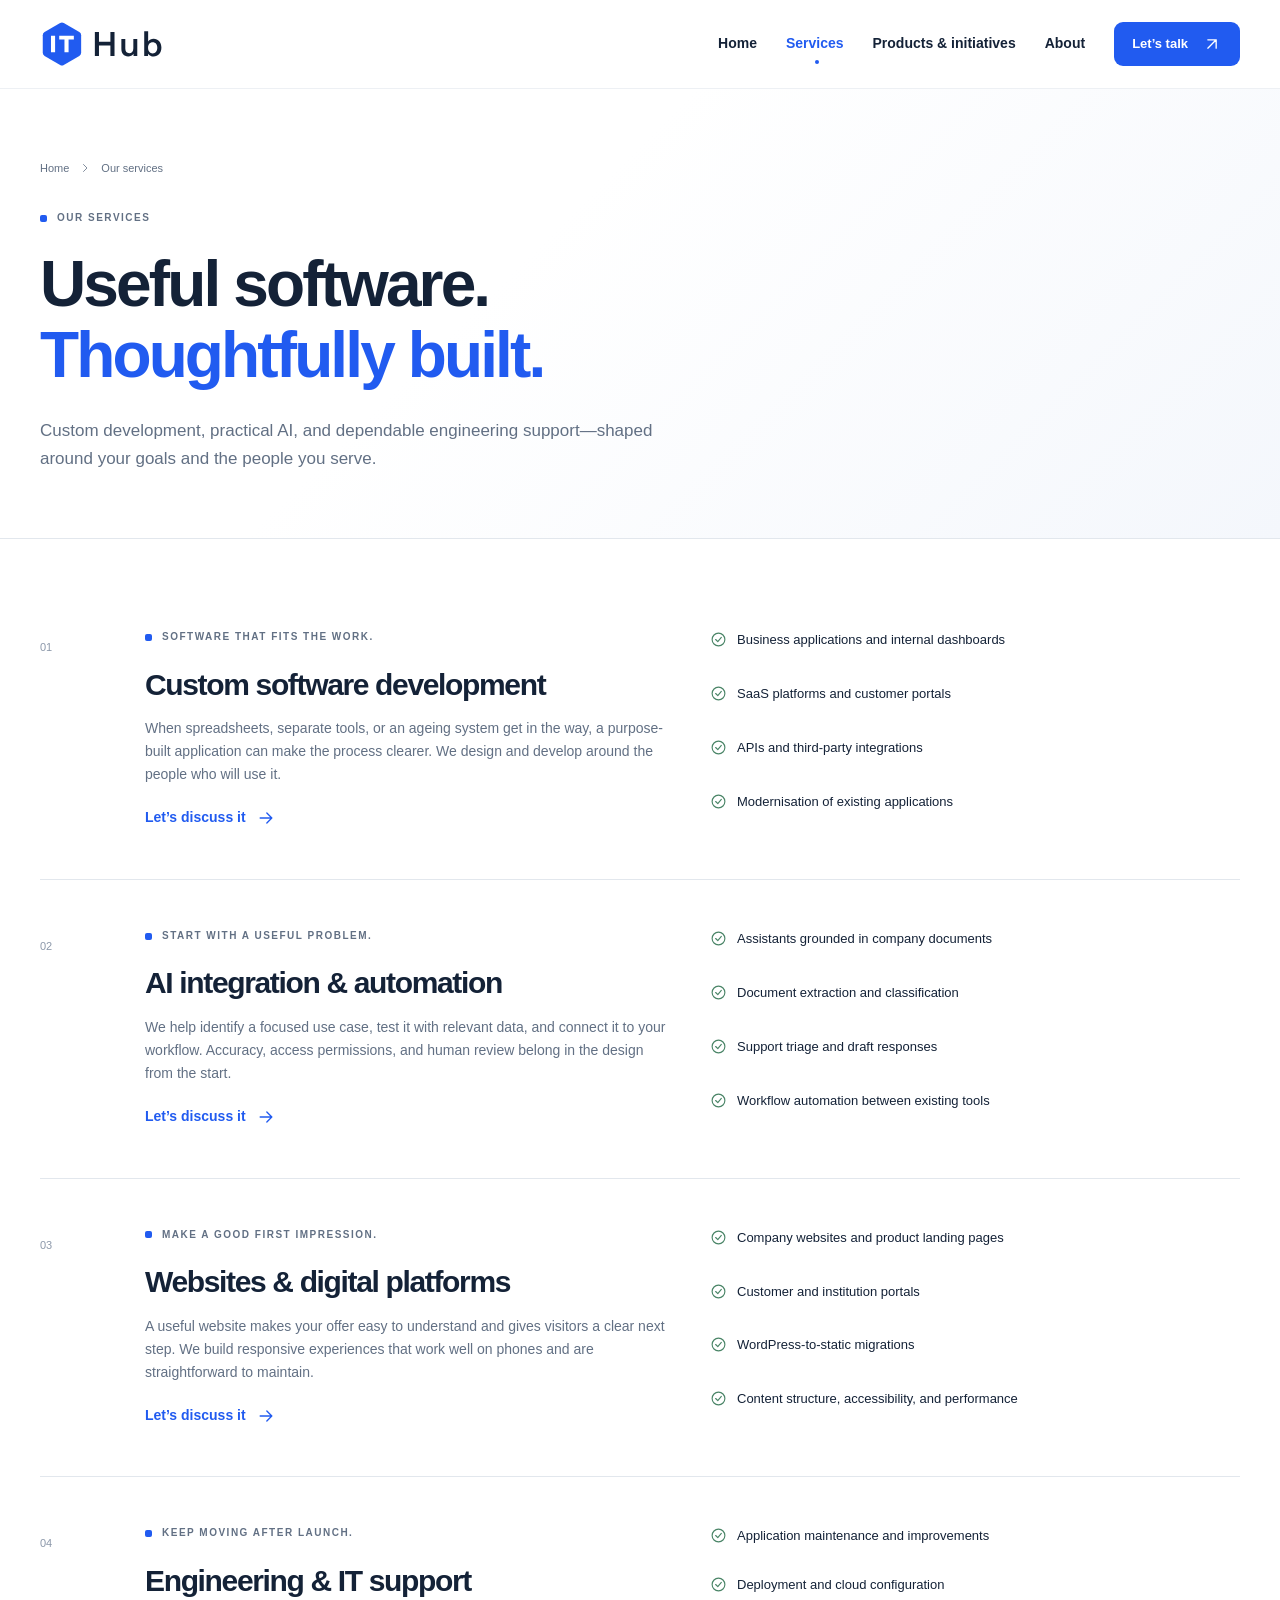
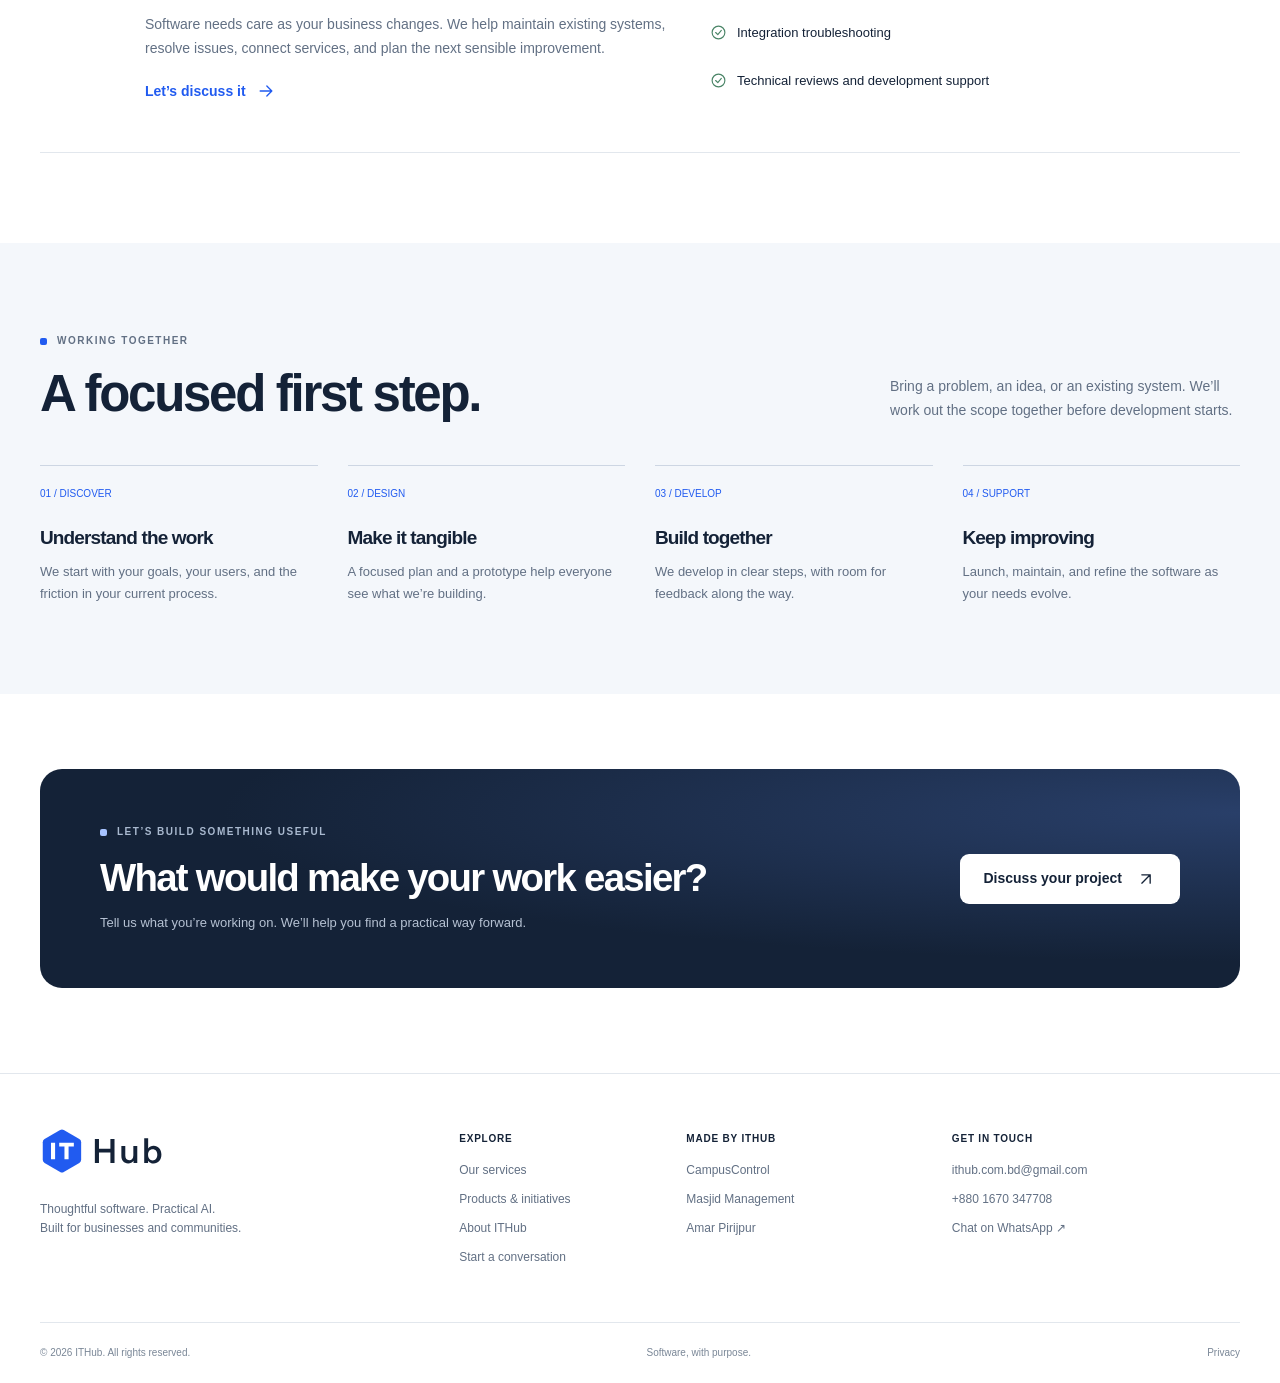
<file: services/index.html>
<!doctype html>
<html lang="en"><head><meta charset="utf-8"><meta name="viewport" content="width=device-width, initial-scale=1">
<title>Software, AI &amp; IT services — ITHub</title><meta name="description" content="Explore ITHub’s custom software development, AI integration, website development, and engineering support services.">
<link rel="canonical" href="https://ithub.com.bd/services/"><meta name="theme-color" content="#215bf0">
<meta property="og:type" content="website"><meta property="og:site_name" content="ITHub"><meta property="og:title" content="Software, AI &amp; IT services — ITHub"><meta property="og:description" content="Explore ITHub’s custom software development, AI integration, website development, and engineering support services."><meta property="og:url" content="https://ithub.com.bd/services/">
<meta name="twitter:card" content="summary"><link rel="icon" type="image/svg+xml" href="/assets/favicon.svg?v=2">
<script>document.documentElement.classList.add('js');</script>
<link rel="stylesheet" href="/assets/styles.css?v=3"><script src="/assets/main.js?v=3" defer></script>
</head><body><a class="skip-link" href="#main">Skip to content</a>
<header class="site-header"><div class="container header-inner"><a class="brand" href="/" aria-label="ITHub home"><img src="/assets/images/ithub-logo.svg" width="140" height="48" alt="IT Hub"></a>
<button class="menu-toggle" type="button" aria-label="Open navigation" aria-expanded="false" aria-controls="site-navigation">Menu<svg class="icon" viewBox="0 0 24 24" fill="none" stroke="currentColor" stroke-width="1.6" stroke-linecap="round" stroke-linejoin="round" aria-hidden="true"><path d="M4 6h16M4 12h16M4 18h16"/></svg></button>
<nav class="site-nav" id="site-navigation" aria-label="Main navigation"><a href="/">Home</a><a href="/services/" aria-current="page">Services</a><a href="/products/">Products & initiatives</a><a href="/about/">About</a><a class="button button-small" href="/contact/">Let’s talk<svg class="icon" viewBox="0 0 24 24" fill="none" stroke="currentColor" stroke-width="1.6" stroke-linecap="round" stroke-linejoin="round" aria-hidden="true"><path d="M7 17 17 7M7 7h10v10"/></svg></a></nav></div></header><main id="main"><section class="page-hero"><div class="container"><nav class="breadcrumb" aria-label="Breadcrumb"><a href="/">Home</a><svg class="icon" viewBox="0 0 24 24" fill="none" stroke="currentColor" stroke-width="1.6" stroke-linecap="round" stroke-linejoin="round" aria-hidden="true"><path d="m9 5 7 7-7 7"/></svg><span aria-current="page">Our services</span></nav><div class="eyebrow">Our services</div><h1>Useful software.<br><span class="accent">Thoughtfully built.</span></h1><p>Custom development, practical AI, and dependable engineering support—shaped around your goals and the people you serve.</p></div></section><section class="section"><div class="container"><article class="service-detail" id="software"><span class="service-number">01</span><div><div class="eyebrow">Software that fits the work.</div><h2>Custom software development</h2><p>When spreadsheets, separate tools, or an ageing system get in the way, a purpose-built application can make the process clearer. We design and develop around the people who will use it.</p><a class="text-link" href="/contact/?service=Custom%20software">Let’s discuss it<svg class="icon" viewBox="0 0 24 24" fill="none" stroke="currentColor" stroke-width="1.6" stroke-linecap="round" stroke-linejoin="round" aria-hidden="true"><path d="M5 12h14m-6-6 6 6-6 6"/></svg></a></div><ul class="check-list"><li><svg class="icon" viewBox="0 0 24 24" fill="none" stroke="currentColor" stroke-width="1.6" stroke-linecap="round" stroke-linejoin="round" aria-hidden="true"><circle cx="12" cy="12" r="9"/><path d="m8 12 3 3 5-6"/></svg><span>Business applications and internal dashboards</span></li><li><svg class="icon" viewBox="0 0 24 24" fill="none" stroke="currentColor" stroke-width="1.6" stroke-linecap="round" stroke-linejoin="round" aria-hidden="true"><circle cx="12" cy="12" r="9"/><path d="m8 12 3 3 5-6"/></svg><span>SaaS platforms and customer portals</span></li><li><svg class="icon" viewBox="0 0 24 24" fill="none" stroke="currentColor" stroke-width="1.6" stroke-linecap="round" stroke-linejoin="round" aria-hidden="true"><circle cx="12" cy="12" r="9"/><path d="m8 12 3 3 5-6"/></svg><span>APIs and third-party integrations</span></li><li><svg class="icon" viewBox="0 0 24 24" fill="none" stroke="currentColor" stroke-width="1.6" stroke-linecap="round" stroke-linejoin="round" aria-hidden="true"><circle cx="12" cy="12" r="9"/><path d="m8 12 3 3 5-6"/></svg><span>Modernisation of existing applications</span></li></ul></article><article class="service-detail" id="ai"><span class="service-number">02</span><div><div class="eyebrow">Start with a useful problem.</div><h2>AI integration & automation</h2><p>We help identify a focused use case, test it with relevant data, and connect it to your workflow. Accuracy, access permissions, and human review belong in the design from the start.</p><a class="text-link" href="/contact/?service=AI%20%26%20automation">Let’s discuss it<svg class="icon" viewBox="0 0 24 24" fill="none" stroke="currentColor" stroke-width="1.6" stroke-linecap="round" stroke-linejoin="round" aria-hidden="true"><path d="M5 12h14m-6-6 6 6-6 6"/></svg></a></div><ul class="check-list"><li><svg class="icon" viewBox="0 0 24 24" fill="none" stroke="currentColor" stroke-width="1.6" stroke-linecap="round" stroke-linejoin="round" aria-hidden="true"><circle cx="12" cy="12" r="9"/><path d="m8 12 3 3 5-6"/></svg><span>Assistants grounded in company documents</span></li><li><svg class="icon" viewBox="0 0 24 24" fill="none" stroke="currentColor" stroke-width="1.6" stroke-linecap="round" stroke-linejoin="round" aria-hidden="true"><circle cx="12" cy="12" r="9"/><path d="m8 12 3 3 5-6"/></svg><span>Document extraction and classification</span></li><li><svg class="icon" viewBox="0 0 24 24" fill="none" stroke="currentColor" stroke-width="1.6" stroke-linecap="round" stroke-linejoin="round" aria-hidden="true"><circle cx="12" cy="12" r="9"/><path d="m8 12 3 3 5-6"/></svg><span>Support triage and draft responses</span></li><li><svg class="icon" viewBox="0 0 24 24" fill="none" stroke="currentColor" stroke-width="1.6" stroke-linecap="round" stroke-linejoin="round" aria-hidden="true"><circle cx="12" cy="12" r="9"/><path d="m8 12 3 3 5-6"/></svg><span>Workflow automation between existing tools</span></li></ul></article><article class="service-detail" id="websites"><span class="service-number">03</span><div><div class="eyebrow">Make a good first impression.</div><h2>Websites & digital platforms</h2><p>A useful website makes your offer easy to understand and gives visitors a clear next step. We build responsive experiences that work well on phones and are straightforward to maintain.</p><a class="text-link" href="/contact/?service=Website%20or%20platform">Let’s discuss it<svg class="icon" viewBox="0 0 24 24" fill="none" stroke="currentColor" stroke-width="1.6" stroke-linecap="round" stroke-linejoin="round" aria-hidden="true"><path d="M5 12h14m-6-6 6 6-6 6"/></svg></a></div><ul class="check-list"><li><svg class="icon" viewBox="0 0 24 24" fill="none" stroke="currentColor" stroke-width="1.6" stroke-linecap="round" stroke-linejoin="round" aria-hidden="true"><circle cx="12" cy="12" r="9"/><path d="m8 12 3 3 5-6"/></svg><span>Company websites and product landing pages</span></li><li><svg class="icon" viewBox="0 0 24 24" fill="none" stroke="currentColor" stroke-width="1.6" stroke-linecap="round" stroke-linejoin="round" aria-hidden="true"><circle cx="12" cy="12" r="9"/><path d="m8 12 3 3 5-6"/></svg><span>Customer and institution portals</span></li><li><svg class="icon" viewBox="0 0 24 24" fill="none" stroke="currentColor" stroke-width="1.6" stroke-linecap="round" stroke-linejoin="round" aria-hidden="true"><circle cx="12" cy="12" r="9"/><path d="m8 12 3 3 5-6"/></svg><span>WordPress-to-static migrations</span></li><li><svg class="icon" viewBox="0 0 24 24" fill="none" stroke="currentColor" stroke-width="1.6" stroke-linecap="round" stroke-linejoin="round" aria-hidden="true"><circle cx="12" cy="12" r="9"/><path d="m8 12 3 3 5-6"/></svg><span>Content structure, accessibility, and performance</span></li></ul></article><article class="service-detail" id="support"><span class="service-number">04</span><div><div class="eyebrow">Keep moving after launch.</div><h2>Engineering & IT support</h2><p>Software needs care as your business changes. We help maintain existing systems, resolve issues, connect services, and plan the next sensible improvement.</p><a class="text-link" href="/contact/?service=Engineering%20%26%20IT%20support">Let’s discuss it<svg class="icon" viewBox="0 0 24 24" fill="none" stroke="currentColor" stroke-width="1.6" stroke-linecap="round" stroke-linejoin="round" aria-hidden="true"><path d="M5 12h14m-6-6 6 6-6 6"/></svg></a></div><ul class="check-list"><li><svg class="icon" viewBox="0 0 24 24" fill="none" stroke="currentColor" stroke-width="1.6" stroke-linecap="round" stroke-linejoin="round" aria-hidden="true"><circle cx="12" cy="12" r="9"/><path d="m8 12 3 3 5-6"/></svg><span>Application maintenance and improvements</span></li><li><svg class="icon" viewBox="0 0 24 24" fill="none" stroke="currentColor" stroke-width="1.6" stroke-linecap="round" stroke-linejoin="round" aria-hidden="true"><circle cx="12" cy="12" r="9"/><path d="m8 12 3 3 5-6"/></svg><span>Deployment and cloud configuration</span></li><li><svg class="icon" viewBox="0 0 24 24" fill="none" stroke="currentColor" stroke-width="1.6" stroke-linecap="round" stroke-linejoin="round" aria-hidden="true"><circle cx="12" cy="12" r="9"/><path d="m8 12 3 3 5-6"/></svg><span>Integration troubleshooting</span></li><li><svg class="icon" viewBox="0 0 24 24" fill="none" stroke="currentColor" stroke-width="1.6" stroke-linecap="round" stroke-linejoin="round" aria-hidden="true"><circle cx="12" cy="12" r="9"/><path d="m8 12 3 3 5-6"/></svg><span>Technical reviews and development support</span></li></ul></article></div></section><section class="section section-tint"><div class="container"><div class="section-head"><div><div class="eyebrow">Working together</div><h2>A focused first step.</h2></div><p>Bring a problem, an idea, or an existing system. We’ll work out the scope together before development starts.</p></div><div class="process-grid"><div class="process-item"><span class="process-number">01 / DISCOVER</span><h3>Understand the work</h3><p>We start with your goals, your users, and the friction in your current process.</p></div><div class="process-item"><span class="process-number">02 / DESIGN</span><h3>Make it tangible</h3><p>A focused plan and a prototype help everyone see what we’re building.</p></div><div class="process-item"><span class="process-number">03 / DEVELOP</span><h3>Build together</h3><p>We develop in clear steps, with room for feedback along the way.</p></div><div class="process-item"><span class="process-number">04 / SUPPORT</span><h3>Keep improving</h3><p>Launch, maintain, and refine the software as your needs evolve.</p></div></div></div></section><div class="cta-spacer" aria-hidden="true"></div><section class="cta-wrap"><div class="container"><div class="cta"><div><div class="eyebrow">Let’s build something useful</div><h2>What would make your work easier?</h2><p>Tell us what you’re working on. We’ll help you find a practical way forward.</p></div><a class="button button-white" href="/contact/">Discuss your project<svg class="icon" viewBox="0 0 24 24" fill="none" stroke="currentColor" stroke-width="1.6" stroke-linecap="round" stroke-linejoin="round" aria-hidden="true"><path d="M7 17 17 7M7 7h10v10"/></svg></a></div></div></section></main><footer class="site-footer"><div class="container"><div class="footer-main">
<div class="footer-brand"><a class="brand" href="/" aria-label="ITHub home"><img src="/assets/images/ithub-logo.svg" width="140" height="48" alt="IT Hub"></a><p>Thoughtful software. Practical AI.<br>Built for businesses and communities.</p></div>
<div class="footer-column"><h2>Explore</h2><a href="/services/">Our services</a><a href="/products/">Products & initiatives</a><a href="/about/">About ITHub</a><a href="/contact/">Start a conversation</a></div>
<div class="footer-column"><h2>Made by ITHub</h2><a href="/products/campuscontrol/">CampusControl</a><a href="/products/masjid/">Masjid Management</a><a href="/products/pirijpur/">Amar Pirijpur</a></div>
<div class="footer-column"><h2>Get in touch</h2><a href="mailto:ithub.com.bd@gmail.com">ithub.com.bd@gmail.com</a><a href="tel:+8801670347708">+880 1670 347708</a><a href="https://wa.me/8801670347708">Chat on WhatsApp ↗</a></div>
</div><div class="footer-bottom"><span>© <span data-year>2026</span> ITHub. All rights reserved.</span><span>Software, with purpose.</span><a href="/privacy/">Privacy</a></div></div></footer></body></html>
</file>
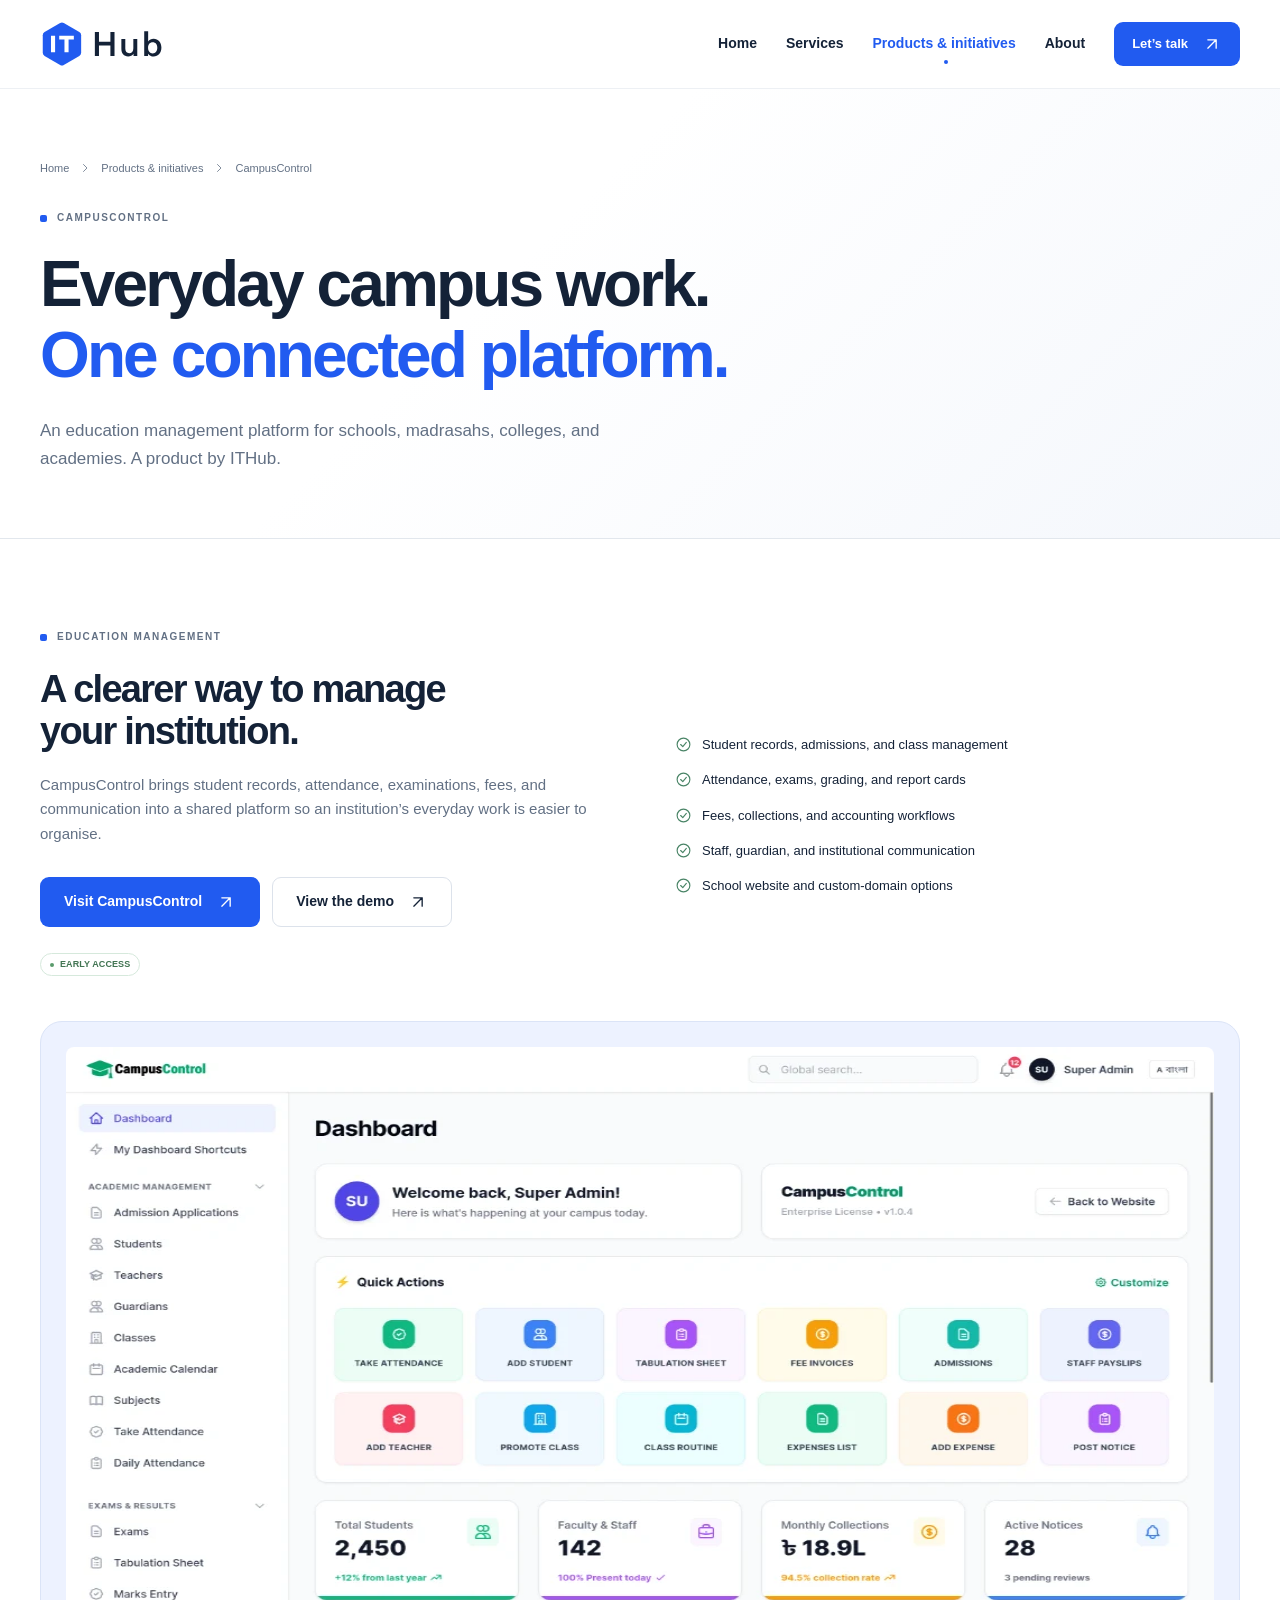
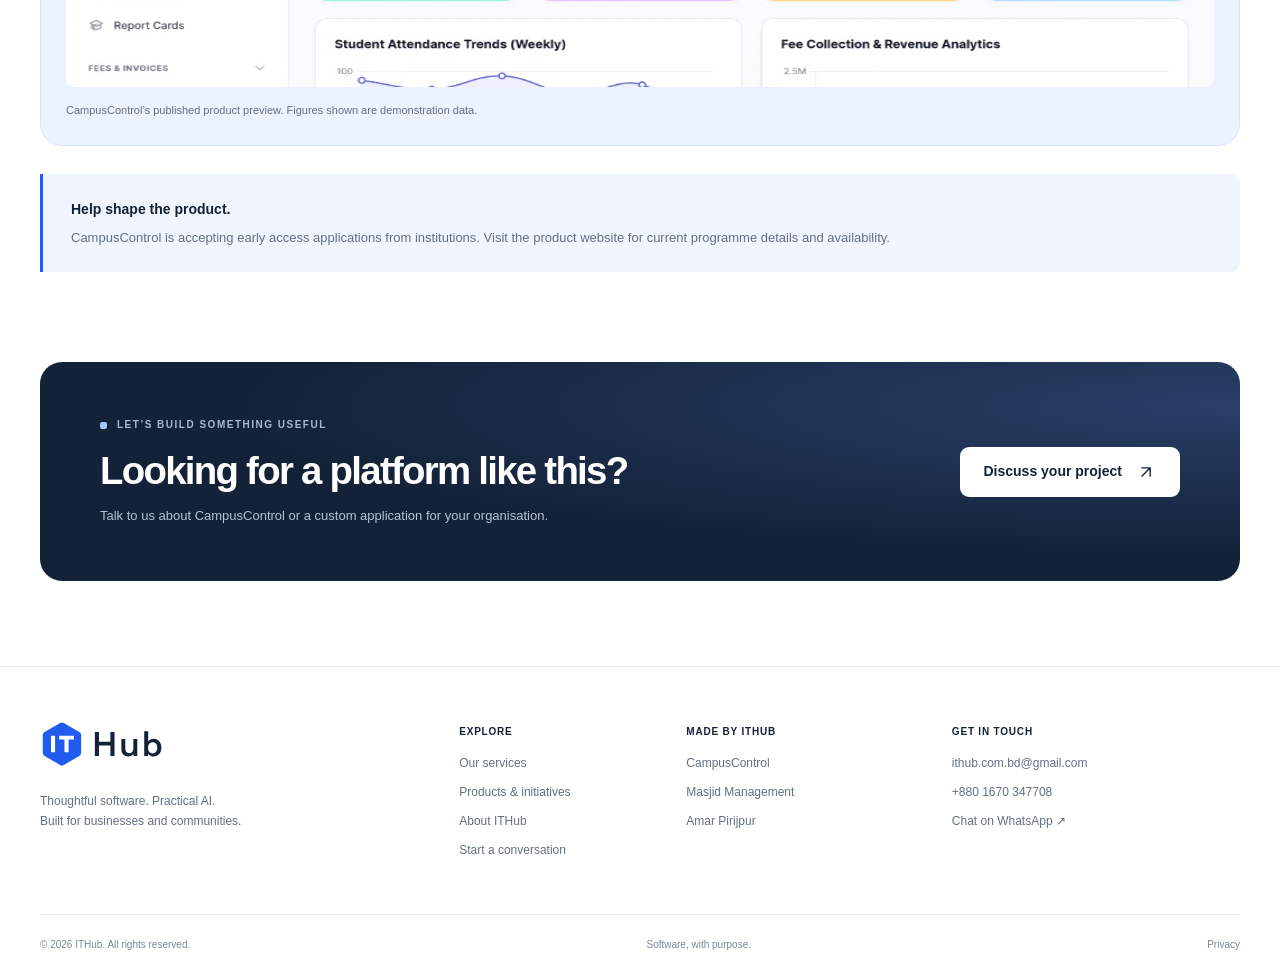
<file: products/campuscontrol/index.html>
<!doctype html>
<html lang="en"><head><meta charset="utf-8"><meta name="viewport" content="width=device-width, initial-scale=1">
<title>CampusControl — Education management by ITHub</title><meta name="description" content="Meet CampusControl, ITHub’s school and institution management platform for students, attendance, exams, fees, and communication. Now in early access.">
<link rel="canonical" href="https://ithub.com.bd/products/campuscontrol/"><meta name="theme-color" content="#215bf0">
<meta property="og:type" content="website"><meta property="og:site_name" content="ITHub"><meta property="og:title" content="CampusControl — Education management by ITHub"><meta property="og:description" content="Meet CampusControl, ITHub’s school and institution management platform for students, attendance, exams, fees, and communication. Now in early access."><meta property="og:url" content="https://ithub.com.bd/products/campuscontrol/">
<meta name="twitter:card" content="summary"><link rel="icon" type="image/svg+xml" href="/assets/favicon.svg?v=2">
<script>document.documentElement.classList.add('js');</script>
<link rel="stylesheet" href="/assets/styles.css?v=3"><script src="/assets/main.js?v=3" defer></script>
</head><body><a class="skip-link" href="#main">Skip to content</a>
<header class="site-header"><div class="container header-inner"><a class="brand" href="/" aria-label="ITHub home"><img src="/assets/images/ithub-logo.svg" width="140" height="48" alt="IT Hub"></a>
<button class="menu-toggle" type="button" aria-label="Open navigation" aria-expanded="false" aria-controls="site-navigation">Menu<svg class="icon" viewBox="0 0 24 24" fill="none" stroke="currentColor" stroke-width="1.6" stroke-linecap="round" stroke-linejoin="round" aria-hidden="true"><path d="M4 6h16M4 12h16M4 18h16"/></svg></button>
<nav class="site-nav" id="site-navigation" aria-label="Main navigation"><a href="/">Home</a><a href="/services/">Services</a><a href="/products/" aria-current="page">Products & initiatives</a><a href="/about/">About</a><a class="button button-small" href="/contact/">Let’s talk<svg class="icon" viewBox="0 0 24 24" fill="none" stroke="currentColor" stroke-width="1.6" stroke-linecap="round" stroke-linejoin="round" aria-hidden="true"><path d="M7 17 17 7M7 7h10v10"/></svg></a></nav></div></header><main id="main"><section class="page-hero"><div class="container"><nav class="breadcrumb" aria-label="Breadcrumb"><a href="/">Home</a><svg class="icon" viewBox="0 0 24 24" fill="none" stroke="currentColor" stroke-width="1.6" stroke-linecap="round" stroke-linejoin="round" aria-hidden="true"><path d="m9 5 7 7-7 7"/></svg><a href="/products/">Products & initiatives</a><svg class="icon" viewBox="0 0 24 24" fill="none" stroke="currentColor" stroke-width="1.6" stroke-linecap="round" stroke-linejoin="round" aria-hidden="true"><path d="m9 5 7 7-7 7"/></svg><span aria-current="page">CampusControl</span></nav><div class="eyebrow">CampusControl</div><h1>Everyday campus work.<br><span class="accent">One connected platform.</span></h1><p>An education management platform for schools, madrasahs, colleges, and academies. A product by ITHub.</p></div></section><section class="section"><div class="container"><div class="product-detail-grid"><div><div class="eyebrow">Education management</div><h2>A clearer way to manage<br>your institution.</h2><p>CampusControl brings student records, attendance, examinations, fees, and communication into a shared platform so an institution’s everyday work is easier to organise.</p><div class="actions"><a class="button " href="https://campuscontrol.net/">Visit CampusControl<svg class="icon" viewBox="0 0 24 24" fill="none" stroke="currentColor" stroke-width="1.6" stroke-linecap="round" stroke-linejoin="round" aria-hidden="true"><path d="M7 17 17 7M7 7h10v10"/></svg></a><a class="button button-secondary" href="https://campuscontrol.net/demo-dashboard">View the demo<svg class="icon" viewBox="0 0 24 24" fill="none" stroke="currentColor" stroke-width="1.6" stroke-linecap="round" stroke-linejoin="round" aria-hidden="true"><path d="M7 17 17 7M7 7h10v10"/></svg></a></div><div class="product-meta"><span class="status status-green">Early access</span></div></div><ul class="check-list"><li><svg class="icon" viewBox="0 0 24 24" fill="none" stroke="currentColor" stroke-width="1.6" stroke-linecap="round" stroke-linejoin="round" aria-hidden="true"><circle cx="12" cy="12" r="9"/><path d="m8 12 3 3 5-6"/></svg><span>Student records, admissions, and class management</span></li><li><svg class="icon" viewBox="0 0 24 24" fill="none" stroke="currentColor" stroke-width="1.6" stroke-linecap="round" stroke-linejoin="round" aria-hidden="true"><circle cx="12" cy="12" r="9"/><path d="m8 12 3 3 5-6"/></svg><span>Attendance, exams, grading, and report cards</span></li><li><svg class="icon" viewBox="0 0 24 24" fill="none" stroke="currentColor" stroke-width="1.6" stroke-linecap="round" stroke-linejoin="round" aria-hidden="true"><circle cx="12" cy="12" r="9"/><path d="m8 12 3 3 5-6"/></svg><span>Fees, collections, and accounting workflows</span></li><li><svg class="icon" viewBox="0 0 24 24" fill="none" stroke="currentColor" stroke-width="1.6" stroke-linecap="round" stroke-linejoin="round" aria-hidden="true"><circle cx="12" cy="12" r="9"/><path d="m8 12 3 3 5-6"/></svg><span>Staff, guardian, and institutional communication</span></li><li><svg class="icon" viewBox="0 0 24 24" fill="none" stroke="currentColor" stroke-width="1.6" stroke-linecap="round" stroke-linejoin="round" aria-hidden="true"><circle cx="12" cy="12" r="9"/><path d="m8 12 3 3 5-6"/></svg><span>School website and custom-domain options</span></li></ul></div><figure class="detail-screenshot"><img src="/assets/images/campuscontrol-dashboard.webp" width="1024" height="640" alt="CampusControl dashboard with quick actions for attendance, students, fees, and admissions" decoding="async"><figcaption>CampusControl’s published product preview. Figures shown are demonstration data.</figcaption></figure><div class="callout"><strong>Help shape the product.</strong><p>CampusControl is accepting early access applications from institutions. Visit the product website for current programme details and availability.</p></div></div></section><section class="cta-wrap"><div class="container"><div class="cta"><div><div class="eyebrow">Let’s build something useful</div><h2>Looking for a platform like this?</h2><p>Talk to us about CampusControl or a custom application for your organisation.</p></div><a class="button button-white" href="/contact/">Discuss your project<svg class="icon" viewBox="0 0 24 24" fill="none" stroke="currentColor" stroke-width="1.6" stroke-linecap="round" stroke-linejoin="round" aria-hidden="true"><path d="M7 17 17 7M7 7h10v10"/></svg></a></div></div></section></main><footer class="site-footer"><div class="container"><div class="footer-main">
<div class="footer-brand"><a class="brand" href="/" aria-label="ITHub home"><img src="/assets/images/ithub-logo.svg" width="140" height="48" alt="IT Hub"></a><p>Thoughtful software. Practical AI.<br>Built for businesses and communities.</p></div>
<div class="footer-column"><h2>Explore</h2><a href="/services/">Our services</a><a href="/products/">Products & initiatives</a><a href="/about/">About ITHub</a><a href="/contact/">Start a conversation</a></div>
<div class="footer-column"><h2>Made by ITHub</h2><a href="/products/campuscontrol/">CampusControl</a><a href="/products/masjid/">Masjid Management</a><a href="/products/pirijpur/">Amar Pirijpur</a></div>
<div class="footer-column"><h2>Get in touch</h2><a href="mailto:ithub.com.bd@gmail.com">ithub.com.bd@gmail.com</a><a href="tel:+8801670347708">+880 1670 347708</a><a href="https://wa.me/8801670347708">Chat on WhatsApp ↗</a></div>
</div><div class="footer-bottom"><span>© <span data-year>2026</span> ITHub. All rights reserved.</span><span>Software, with purpose.</span><a href="/privacy/">Privacy</a></div></div></footer></body></html>
</file>
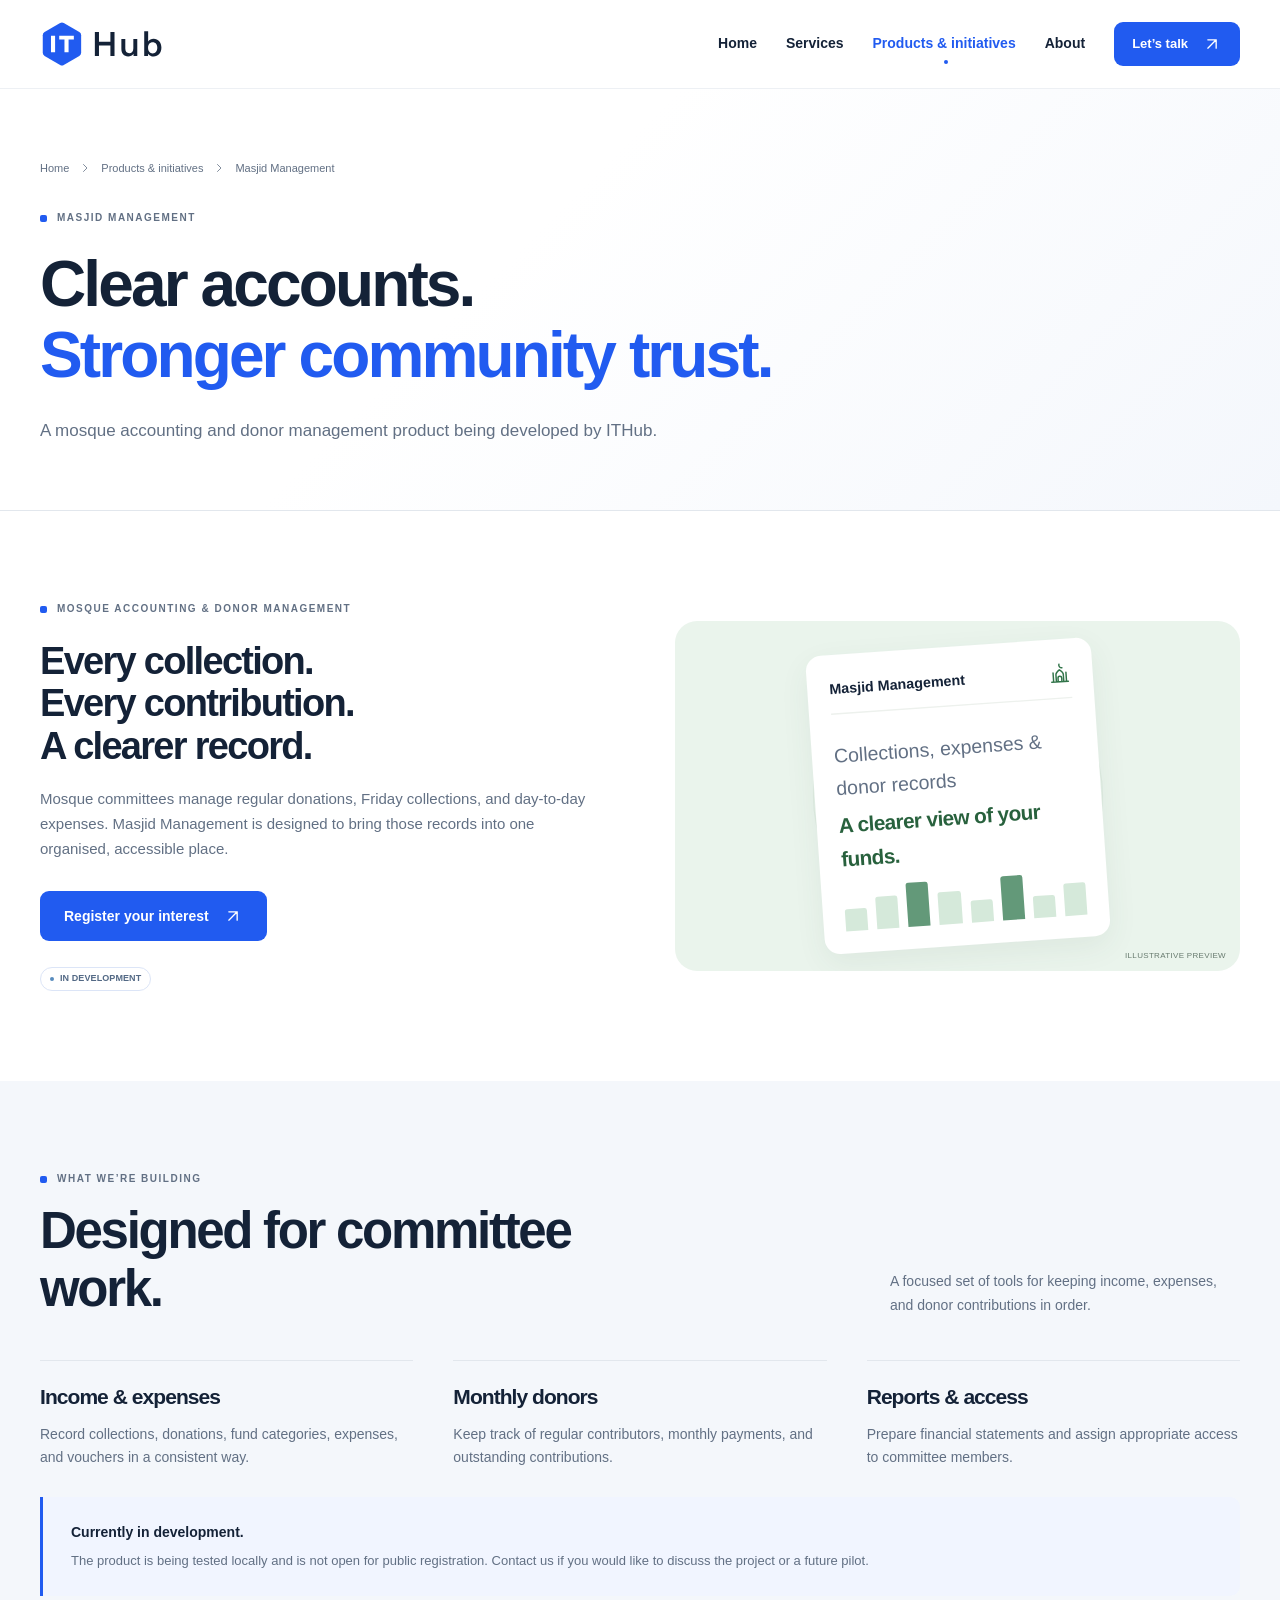
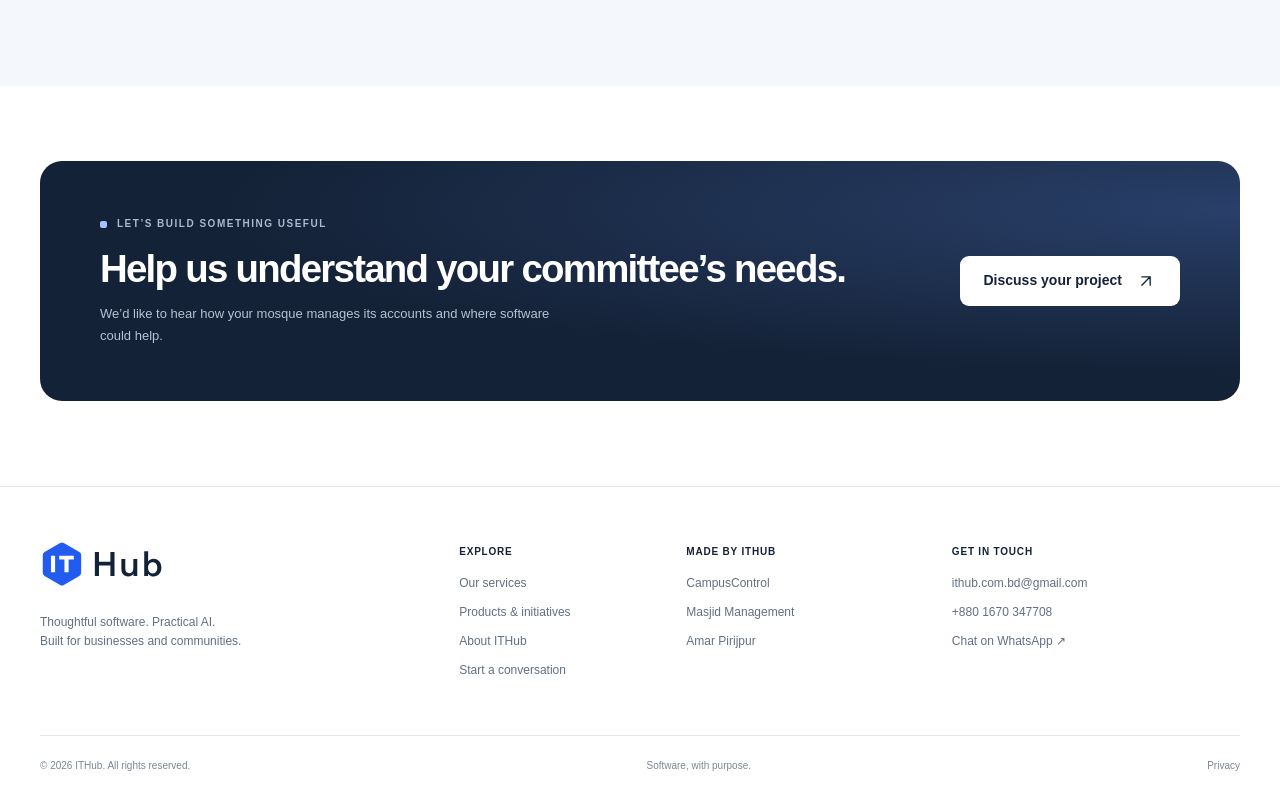
<file: products/masjid/index.html>
<!doctype html>
<html lang="en"><head><meta charset="utf-8"><meta name="viewport" content="width=device-width, initial-scale=1">
<title>Masjid Management — An upcoming product by ITHub</title><meta name="description" content="Explore ITHub’s upcoming mosque accounting and donor management product for donations, expenses, monthly contributions, and financial reporting.">
<link rel="canonical" href="https://ithub.com.bd/products/masjid/"><meta name="theme-color" content="#215bf0">
<meta property="og:type" content="website"><meta property="og:site_name" content="ITHub"><meta property="og:title" content="Masjid Management — An upcoming product by ITHub"><meta property="og:description" content="Explore ITHub’s upcoming mosque accounting and donor management product for donations, expenses, monthly contributions, and financial reporting."><meta property="og:url" content="https://ithub.com.bd/products/masjid/">
<meta name="twitter:card" content="summary"><link rel="icon" type="image/svg+xml" href="/assets/favicon.svg?v=2">
<script>document.documentElement.classList.add('js');</script>
<link rel="stylesheet" href="/assets/styles.css?v=3"><script src="/assets/main.js?v=3" defer></script>
</head><body><a class="skip-link" href="#main">Skip to content</a>
<header class="site-header"><div class="container header-inner"><a class="brand" href="/" aria-label="ITHub home"><img src="/assets/images/ithub-logo.svg" width="140" height="48" alt="IT Hub"></a>
<button class="menu-toggle" type="button" aria-label="Open navigation" aria-expanded="false" aria-controls="site-navigation">Menu<svg class="icon" viewBox="0 0 24 24" fill="none" stroke="currentColor" stroke-width="1.6" stroke-linecap="round" stroke-linejoin="round" aria-hidden="true"><path d="M4 6h16M4 12h16M4 18h16"/></svg></button>
<nav class="site-nav" id="site-navigation" aria-label="Main navigation"><a href="/">Home</a><a href="/services/">Services</a><a href="/products/" aria-current="page">Products & initiatives</a><a href="/about/">About</a><a class="button button-small" href="/contact/">Let’s talk<svg class="icon" viewBox="0 0 24 24" fill="none" stroke="currentColor" stroke-width="1.6" stroke-linecap="round" stroke-linejoin="round" aria-hidden="true"><path d="M7 17 17 7M7 7h10v10"/></svg></a></nav></div></header><main id="main"><section class="page-hero"><div class="container"><nav class="breadcrumb" aria-label="Breadcrumb"><a href="/">Home</a><svg class="icon" viewBox="0 0 24 24" fill="none" stroke="currentColor" stroke-width="1.6" stroke-linecap="round" stroke-linejoin="round" aria-hidden="true"><path d="m9 5 7 7-7 7"/></svg><a href="/products/">Products & initiatives</a><svg class="icon" viewBox="0 0 24 24" fill="none" stroke="currentColor" stroke-width="1.6" stroke-linecap="round" stroke-linejoin="round" aria-hidden="true"><path d="m9 5 7 7-7 7"/></svg><span aria-current="page">Masjid Management</span></nav><div class="eyebrow">Masjid Management</div><h1>Clear accounts.<br><span class="accent">Stronger community trust.</span></h1><p>A mosque accounting and donor management product being developed by ITHub.</p></div></section><section class="section"><div class="container"><div class="product-detail-grid"><div><div class="eyebrow">Mosque accounting & donor management</div><h2>Every collection.<br>Every contribution.<br>A clearer record.</h2><p>Mosque committees manage regular donations, Friday collections, and day-to-day expenses. Masjid Management is designed to bring those records into one organised, accessible place.</p><div class="actions"><a class="button " href="/contact/?service=Masjid%20Management">Register your interest<svg class="icon" viewBox="0 0 24 24" fill="none" stroke="currentColor" stroke-width="1.6" stroke-linecap="round" stroke-linejoin="round" aria-hidden="true"><path d="M7 17 17 7M7 7h10v10"/></svg></a></div><div class="product-meta"><span class="status">In development</span></div></div><div class="card-art masjid-art" role="img" aria-label="Illustrative mosque accounting preview"><div class="mini-ledger"><div class="mini-ledger-head"><span>Masjid Management</span><svg class="icon" viewBox="0 0 24 24" fill="none" stroke="currentColor" stroke-width="1.6" stroke-linecap="round" stroke-linejoin="round" aria-hidden="true"><path d="M5 21V11m14 10V11M3 21h18M8 21v-8c0-2 4-5 4-5s4 3 4 5v8m-6 0v-4a2 2 0 0 1 4 0v4M12 2a3 3 0 0 0 3 4 3 3 0 0 1-3-4Z"/></svg></div><p>Collections, expenses & donor records</p><strong>A clearer view of your funds.</strong><div class="ledger-bars" aria-hidden="true"><i></i><i></i><i></i><i></i><i></i><i></i><i></i><i></i></div></div><span class="art-label">ILLUSTRATIVE PREVIEW</span></div></div></div></section><section class="section section-tint"><div class="container"><div class="section-head"><div><div class="eyebrow">What we’re building</div><h2>Designed for committee work.</h2></div><p>A focused set of tools for keeping income, expenses, and donor contributions in order.</p></div><div class="principles"><div class="principle"><h3>Income & expenses</h3><p>Record collections, donations, fund categories, expenses, and vouchers in a consistent way.</p></div><div class="principle"><h3>Monthly donors</h3><p>Keep track of regular contributors, monthly payments, and outstanding contributions.</p></div><div class="principle"><h3>Reports & access</h3><p>Prepare financial statements and assign appropriate access to committee members.</p></div></div><div class="callout"><strong>Currently in development.</strong><p>The product is being tested locally and is not open for public registration. Contact us if you would like to discuss the project or a future pilot.</p></div></div></section><div class="cta-spacer" aria-hidden="true"></div><section class="cta-wrap"><div class="container"><div class="cta"><div><div class="eyebrow">Let’s build something useful</div><h2>Help us understand your committee’s needs.</h2><p>We’d like to hear how your mosque manages its accounts and where software could help.</p></div><a class="button button-white" href="/contact/">Discuss your project<svg class="icon" viewBox="0 0 24 24" fill="none" stroke="currentColor" stroke-width="1.6" stroke-linecap="round" stroke-linejoin="round" aria-hidden="true"><path d="M7 17 17 7M7 7h10v10"/></svg></a></div></div></section></main><footer class="site-footer"><div class="container"><div class="footer-main">
<div class="footer-brand"><a class="brand" href="/" aria-label="ITHub home"><img src="/assets/images/ithub-logo.svg" width="140" height="48" alt="IT Hub"></a><p>Thoughtful software. Practical AI.<br>Built for businesses and communities.</p></div>
<div class="footer-column"><h2>Explore</h2><a href="/services/">Our services</a><a href="/products/">Products & initiatives</a><a href="/about/">About ITHub</a><a href="/contact/">Start a conversation</a></div>
<div class="footer-column"><h2>Made by ITHub</h2><a href="/products/campuscontrol/">CampusControl</a><a href="/products/masjid/">Masjid Management</a><a href="/products/pirijpur/">Amar Pirijpur</a></div>
<div class="footer-column"><h2>Get in touch</h2><a href="mailto:ithub.com.bd@gmail.com">ithub.com.bd@gmail.com</a><a href="tel:+8801670347708">+880 1670 347708</a><a href="https://wa.me/8801670347708">Chat on WhatsApp ↗</a></div>
</div><div class="footer-bottom"><span>© <span data-year>2026</span> ITHub. All rights reserved.</span><span>Software, with purpose.</span><a href="/privacy/">Privacy</a></div></div></footer></body></html>
</file>
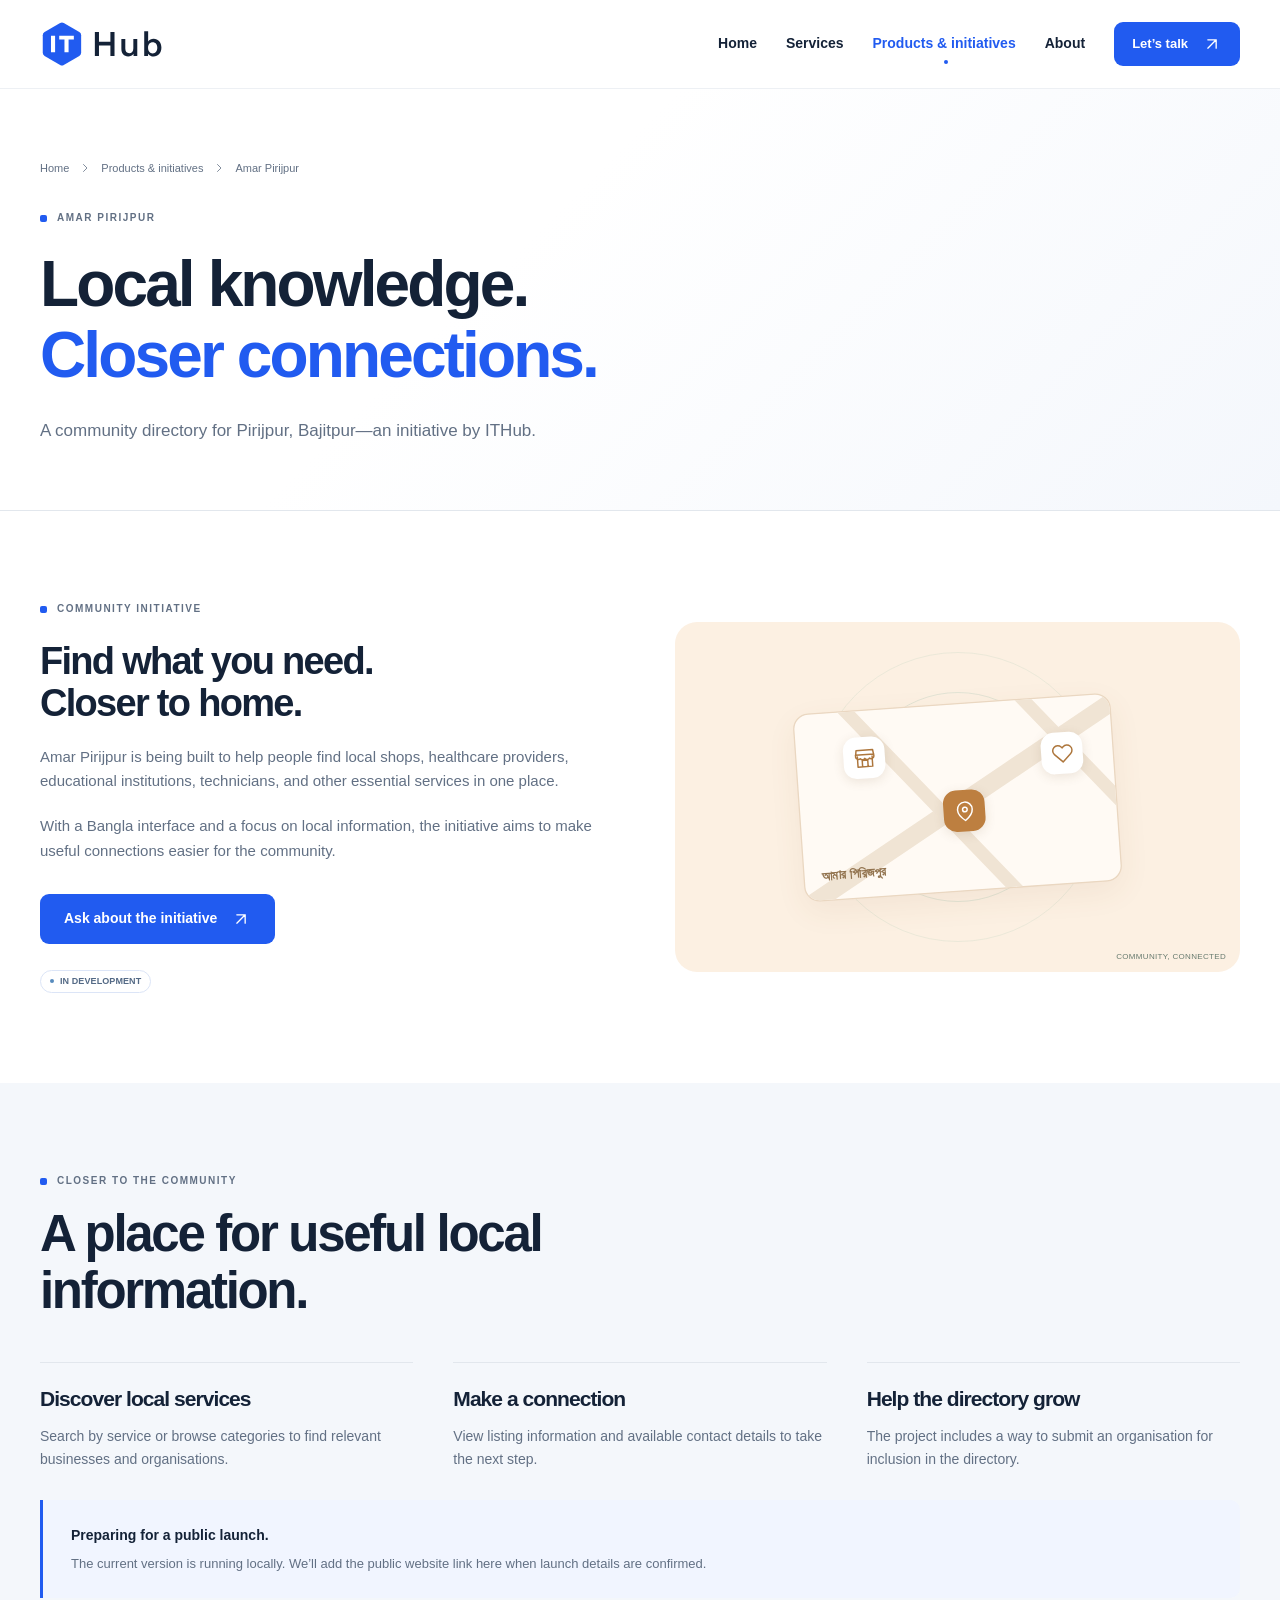
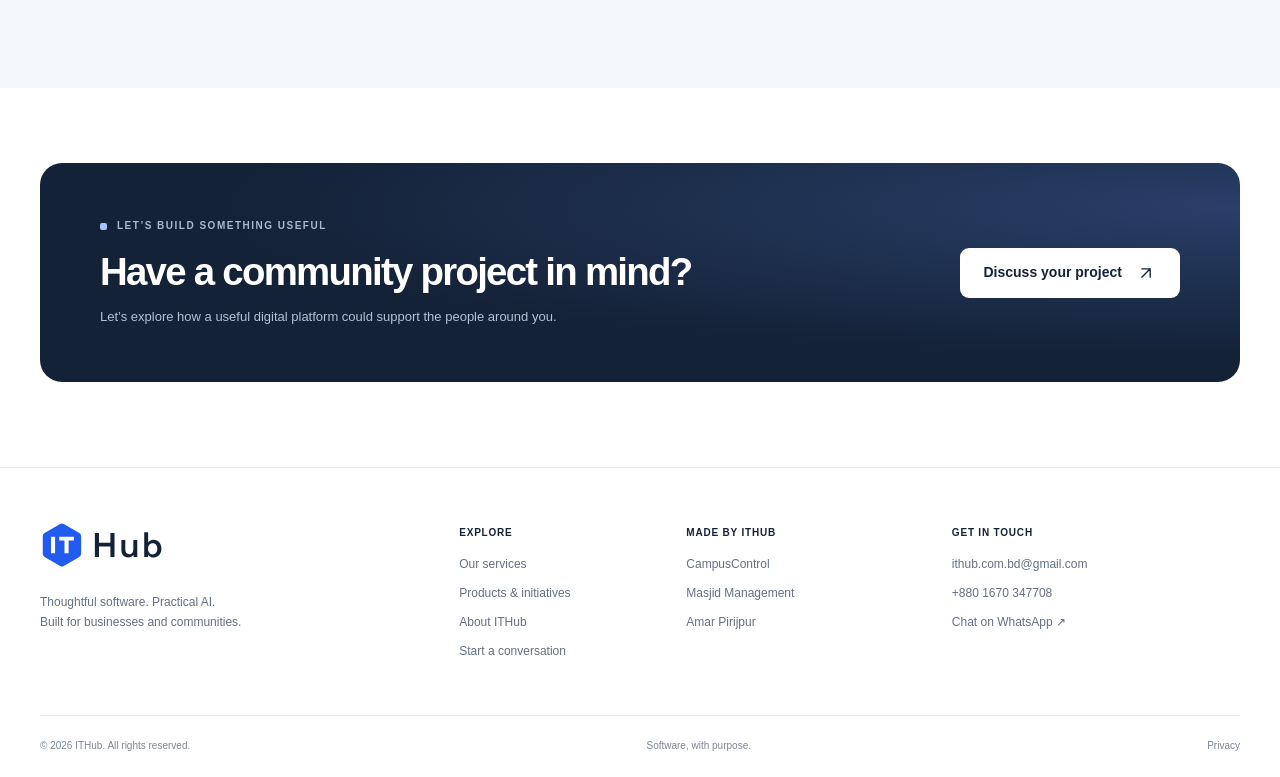
<file: products/pirijpur/index.html>
<!doctype html>
<html lang="en"><head><meta charset="utf-8"><meta name="viewport" content="width=device-width, initial-scale=1">
<title>Amar Pirijpur — A community initiative by ITHub</title><meta name="description" content="Discover Amar Pirijpur, ITHub’s community directory initiative connecting people with local businesses and essential services in Pirijpur, Bajitpur.">
<link rel="canonical" href="https://ithub.com.bd/products/pirijpur/"><meta name="theme-color" content="#215bf0">
<meta property="og:type" content="website"><meta property="og:site_name" content="ITHub"><meta property="og:title" content="Amar Pirijpur — A community initiative by ITHub"><meta property="og:description" content="Discover Amar Pirijpur, ITHub’s community directory initiative connecting people with local businesses and essential services in Pirijpur, Bajitpur."><meta property="og:url" content="https://ithub.com.bd/products/pirijpur/">
<meta name="twitter:card" content="summary"><link rel="icon" type="image/svg+xml" href="/assets/favicon.svg?v=2">
<script>document.documentElement.classList.add('js');</script>
<link rel="stylesheet" href="/assets/styles.css?v=3"><script src="/assets/main.js?v=3" defer></script>
</head><body><a class="skip-link" href="#main">Skip to content</a>
<header class="site-header"><div class="container header-inner"><a class="brand" href="/" aria-label="ITHub home"><img src="/assets/images/ithub-logo.svg" width="140" height="48" alt="IT Hub"></a>
<button class="menu-toggle" type="button" aria-label="Open navigation" aria-expanded="false" aria-controls="site-navigation">Menu<svg class="icon" viewBox="0 0 24 24" fill="none" stroke="currentColor" stroke-width="1.6" stroke-linecap="round" stroke-linejoin="round" aria-hidden="true"><path d="M4 6h16M4 12h16M4 18h16"/></svg></button>
<nav class="site-nav" id="site-navigation" aria-label="Main navigation"><a href="/">Home</a><a href="/services/">Services</a><a href="/products/" aria-current="page">Products & initiatives</a><a href="/about/">About</a><a class="button button-small" href="/contact/">Let’s talk<svg class="icon" viewBox="0 0 24 24" fill="none" stroke="currentColor" stroke-width="1.6" stroke-linecap="round" stroke-linejoin="round" aria-hidden="true"><path d="M7 17 17 7M7 7h10v10"/></svg></a></nav></div></header><main id="main"><section class="page-hero"><div class="container"><nav class="breadcrumb" aria-label="Breadcrumb"><a href="/">Home</a><svg class="icon" viewBox="0 0 24 24" fill="none" stroke="currentColor" stroke-width="1.6" stroke-linecap="round" stroke-linejoin="round" aria-hidden="true"><path d="m9 5 7 7-7 7"/></svg><a href="/products/">Products & initiatives</a><svg class="icon" viewBox="0 0 24 24" fill="none" stroke="currentColor" stroke-width="1.6" stroke-linecap="round" stroke-linejoin="round" aria-hidden="true"><path d="m9 5 7 7-7 7"/></svg><span aria-current="page">Amar Pirijpur</span></nav><div class="eyebrow">Amar Pirijpur</div><h1>Local knowledge.<br><span class="accent">Closer connections.</span></h1><p>A community directory for Pirijpur, Bajitpur—an initiative by ITHub.</p></div></section><section class="section"><div class="container"><div class="product-detail-grid"><div><div class="eyebrow">Community initiative</div><h2>Find what you need.<br>Closer to home.</h2><p>Amar Pirijpur is being built to help people find local shops, healthcare providers, educational institutions, technicians, and other essential services in one place.</p><p>With a Bangla interface and a focus on local information, the initiative aims to make useful connections easier for the community.</p><div class="actions"><a class="button " href="/contact/?service=Amar%20Pirijpur">Ask about the initiative<svg class="icon" viewBox="0 0 24 24" fill="none" stroke="currentColor" stroke-width="1.6" stroke-linecap="round" stroke-linejoin="round" aria-hidden="true"><path d="M7 17 17 7M7 7h10v10"/></svg></a></div><div class="product-meta"><span class="status">In development</span></div></div><div class="card-art pirijpur-art" role="img" aria-label="Illustration of a local services directory"><div class="local-map"><div class="map-road"></div><div class="map-road"></div><div class="map-road"></div><span class="map-pin pin-one"><svg class="icon" viewBox="0 0 24 24" fill="none" stroke="currentColor" stroke-width="1.6" stroke-linecap="round" stroke-linejoin="round" aria-hidden="true"><path d="M4 10v11h16V10M3 3h18l1 7a3 3 0 0 1-5 2 3 3 0 0 1-5 0 3 3 0 0 1-5 0 3 3 0 0 1-5-2l1-7ZM9 21v-7h6v7M2 8h20"/></svg></span><span class="map-pin pin-two"><svg class="icon" viewBox="0 0 24 24" fill="none" stroke="currentColor" stroke-width="1.6" stroke-linecap="round" stroke-linejoin="round" aria-hidden="true"><path d="M20 10c0 6-8 12-8 12S4 16 4 10a8 8 0 1 1 16 0Z"/><circle cx="12" cy="10" r="2.5"/></svg></span><span class="map-pin pin-three"><svg class="icon" viewBox="0 0 24 24" fill="none" stroke="currentColor" stroke-width="1.6" stroke-linecap="round" stroke-linejoin="round" aria-hidden="true"><path d="M20.8 4.6a5.5 5.5 0 0 0-7.8 0L12 5.7l-1.1-1.1a5.5 5.5 0 0 0-7.8 7.8L12 21l8.8-8.6a5.5 5.5 0 0 0 0-7.8Z"/></svg></span><span class="map-name" lang="bn">আমার পিরিজপুর</span></div><span class="art-label">COMMUNITY, CONNECTED</span></div></div></div></section><section class="section section-tint"><div class="container"><div class="section-head"><div><div class="eyebrow">Closer to the community</div><h2>A place for useful local information.</h2></div></div><div class="principles"><div class="principle"><h3>Discover local services</h3><p>Search by service or browse categories to find relevant businesses and organisations.</p></div><div class="principle"><h3>Make a connection</h3><p>View listing information and available contact details to take the next step.</p></div><div class="principle"><h3>Help the directory grow</h3><p>The project includes a way to submit an organisation for inclusion in the directory.</p></div></div><div class="callout"><strong>Preparing for a public launch.</strong><p>The current version is running locally. We’ll add the public website link here when launch details are confirmed.</p></div></div></section><div class="cta-spacer" aria-hidden="true"></div><section class="cta-wrap"><div class="container"><div class="cta"><div><div class="eyebrow">Let’s build something useful</div><h2>Have a community project in mind?</h2><p>Let’s explore how a useful digital platform could support the people around you.</p></div><a class="button button-white" href="/contact/">Discuss your project<svg class="icon" viewBox="0 0 24 24" fill="none" stroke="currentColor" stroke-width="1.6" stroke-linecap="round" stroke-linejoin="round" aria-hidden="true"><path d="M7 17 17 7M7 7h10v10"/></svg></a></div></div></section></main><footer class="site-footer"><div class="container"><div class="footer-main">
<div class="footer-brand"><a class="brand" href="/" aria-label="ITHub home"><img src="/assets/images/ithub-logo.svg" width="140" height="48" alt="IT Hub"></a><p>Thoughtful software. Practical AI.<br>Built for businesses and communities.</p></div>
<div class="footer-column"><h2>Explore</h2><a href="/services/">Our services</a><a href="/products/">Products & initiatives</a><a href="/about/">About ITHub</a><a href="/contact/">Start a conversation</a></div>
<div class="footer-column"><h2>Made by ITHub</h2><a href="/products/campuscontrol/">CampusControl</a><a href="/products/masjid/">Masjid Management</a><a href="/products/pirijpur/">Amar Pirijpur</a></div>
<div class="footer-column"><h2>Get in touch</h2><a href="mailto:ithub.com.bd@gmail.com">ithub.com.bd@gmail.com</a><a href="tel:+8801670347708">+880 1670 347708</a><a href="https://wa.me/8801670347708">Chat on WhatsApp ↗</a></div>
</div><div class="footer-bottom"><span>© <span data-year>2026</span> ITHub. All rights reserved.</span><span>Software, with purpose.</span><a href="/privacy/">Privacy</a></div></div></footer></body></html>
</file>
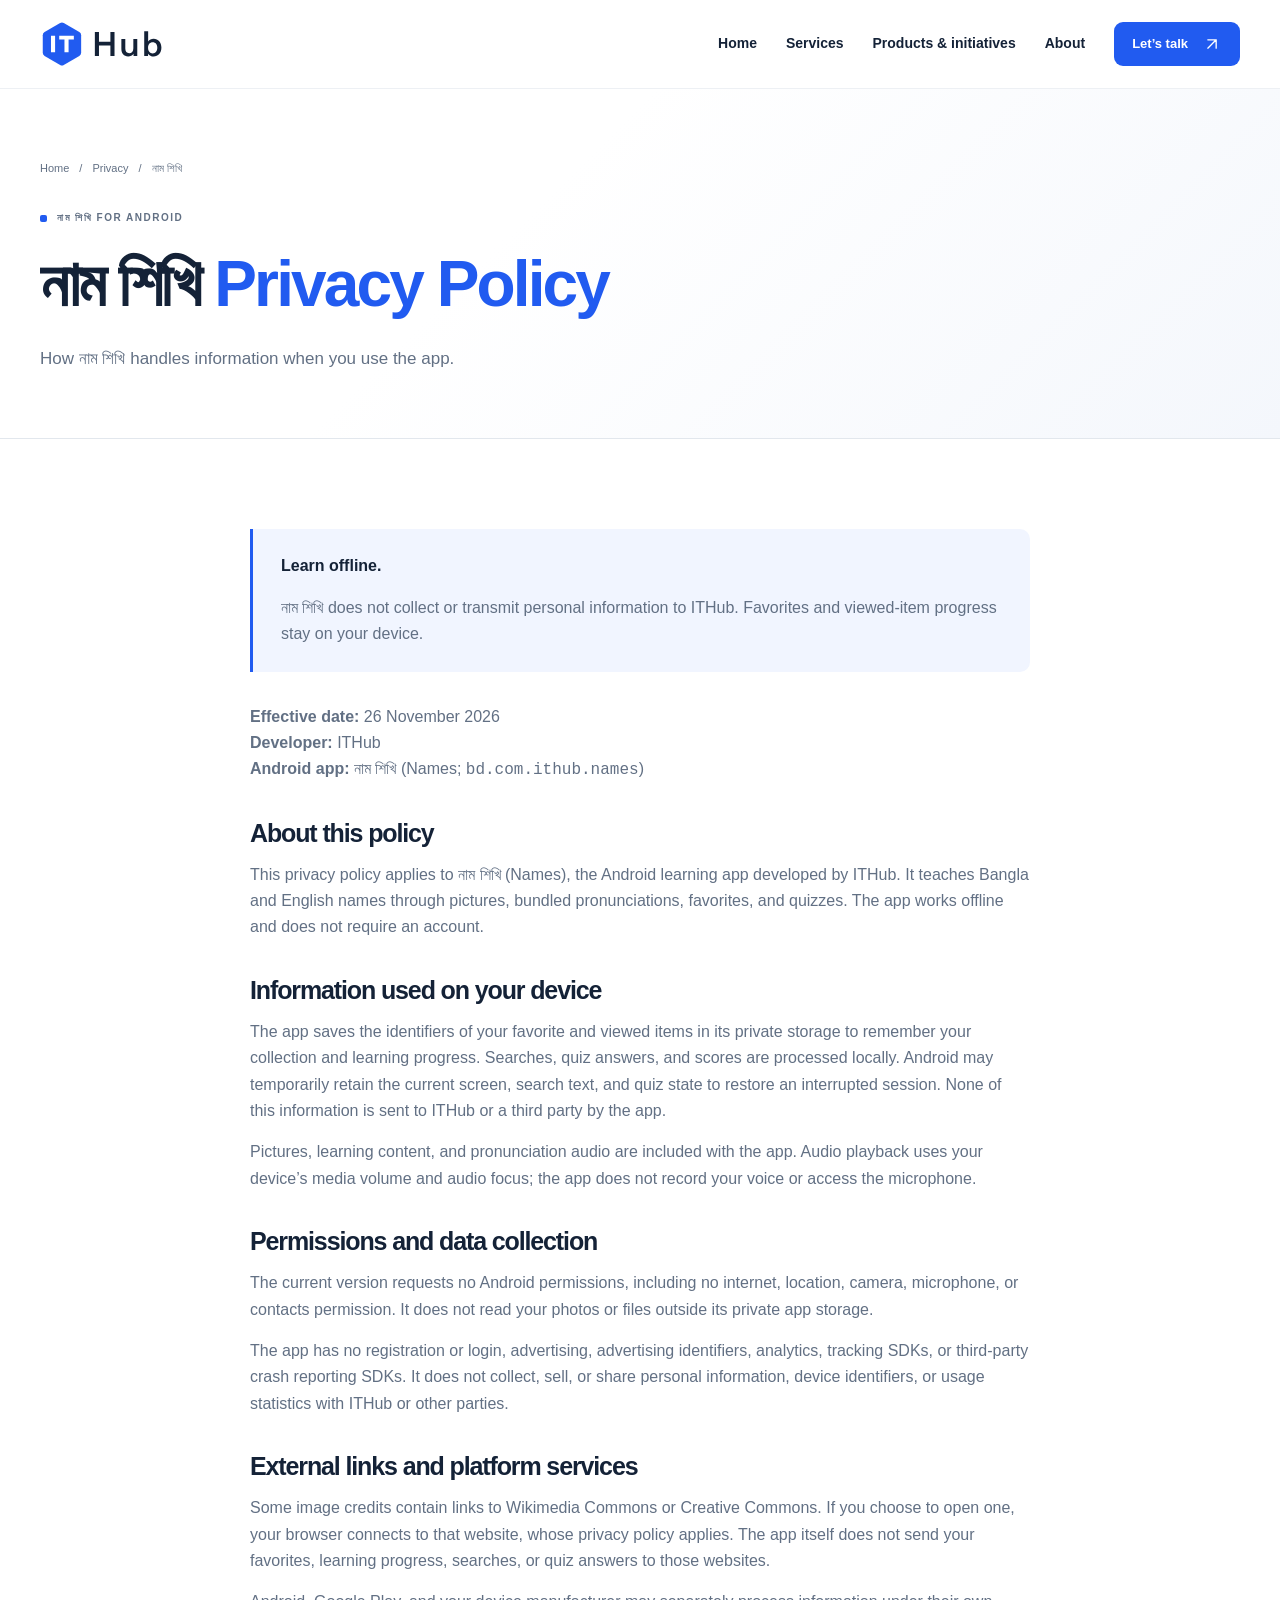
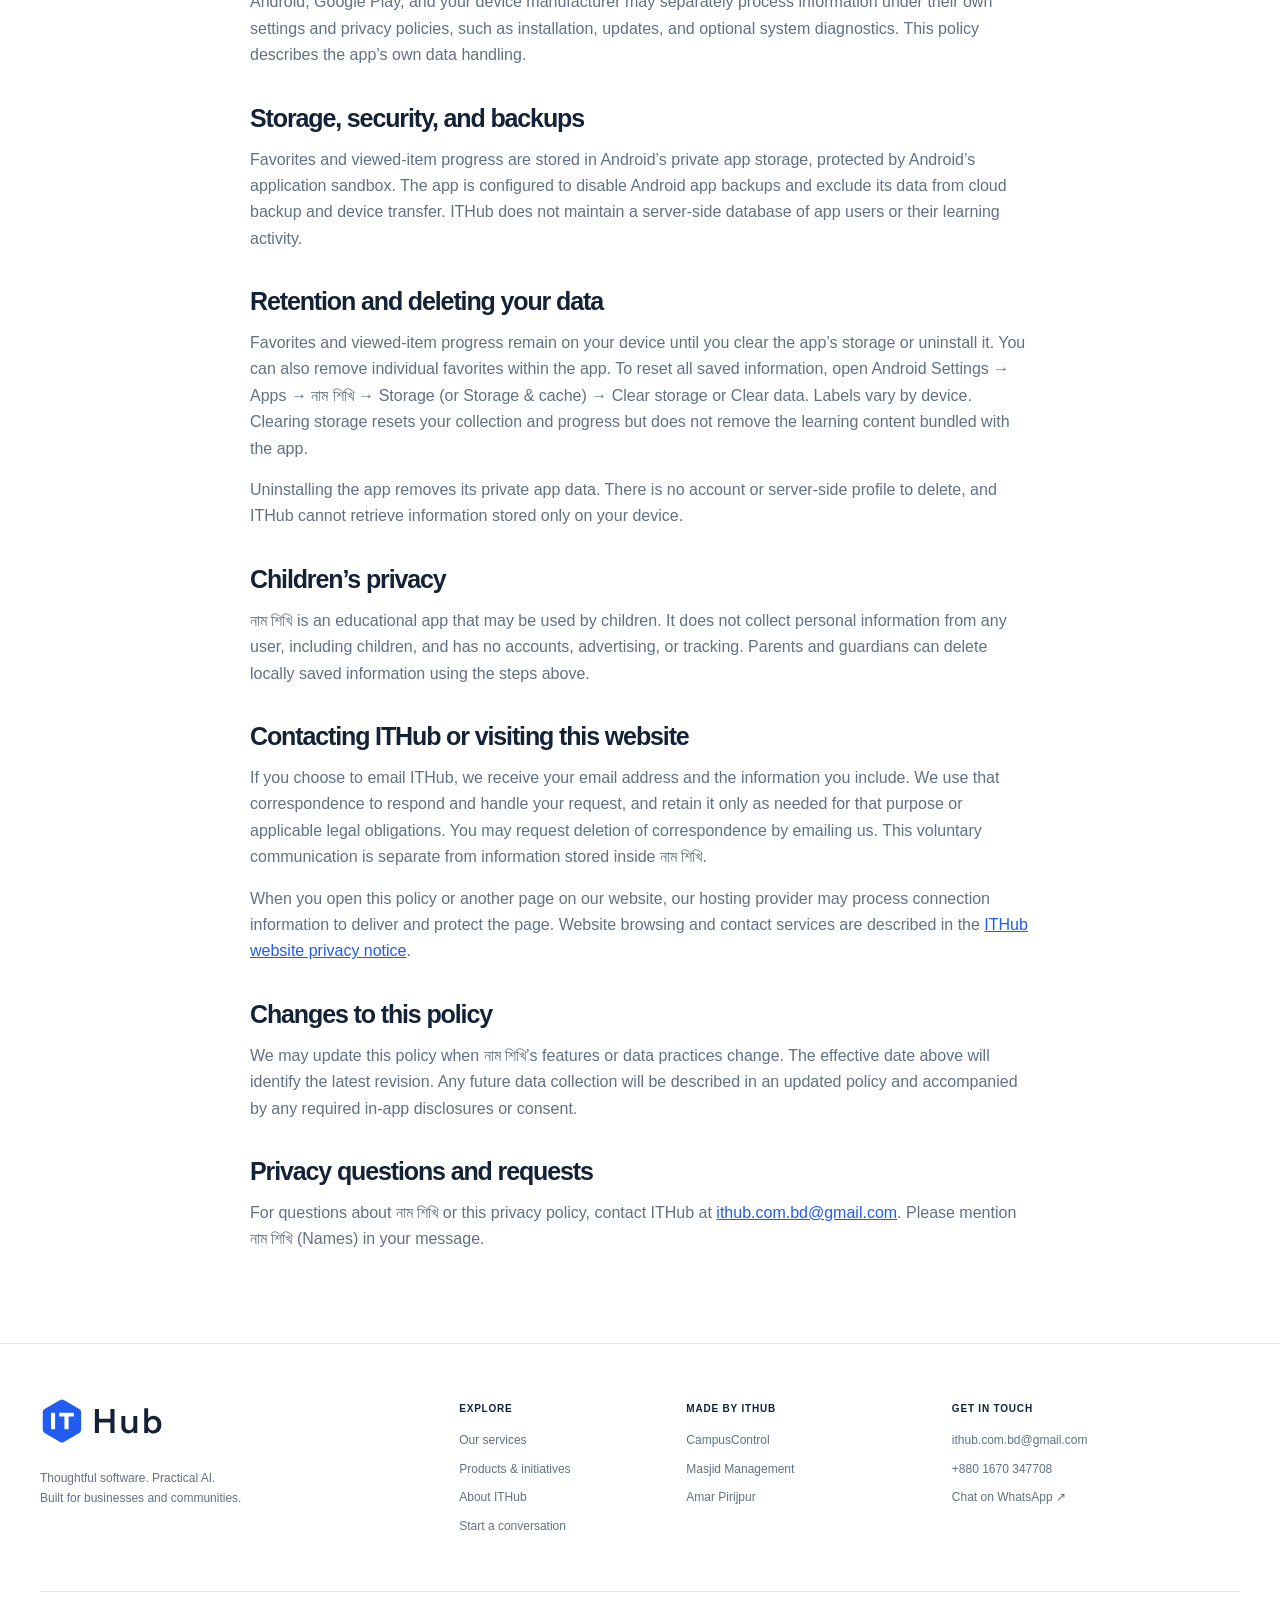
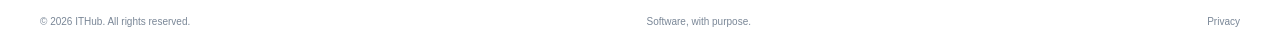
<file: apps/names/privacy-policy/index.html>
<!doctype html>
<html lang="en"><head><meta charset="utf-8"><meta name="viewport" content="width=device-width, initial-scale=1">
<title>নাম শিখি Privacy Policy — ITHub</title><meta name="description" content="Privacy policy for নাম শিখি, the offline Bangla and English learning app by ITHub. Learn about on-device favorites, permissions, and deleting app data.">
<link rel="canonical" href="https://ithub.com.bd/apps/names/privacy-policy/"><meta name="theme-color" content="#215bf0">
<meta property="og:type" content="website"><meta property="og:site_name" content="ITHub"><meta property="og:title" content="নাম শিখি Privacy Policy — ITHub"><meta property="og:description" content="Privacy policy for নাম শিখি, the offline Bangla and English learning app by ITHub. Learn about on-device favorites, permissions, and deleting app data."><meta property="og:url" content="https://ithub.com.bd/apps/names/privacy-policy/">
<meta name="twitter:card" content="summary"><link rel="icon" type="image/svg+xml" href="/assets/favicon.svg?v=2">
<script>document.documentElement.classList.add('js');</script>
<style>.names-policy p, .names-policy li { font-size: 1rem; } .names-policy ul { padding-left: 1.5rem; margin-top: 1rem; color: var(--muted); } .names-policy li + li { margin-top: .5rem; } .names-policy .callout { margin: 0 0 2rem; font-size: 1rem; } .names-policy .callout p { font-size: 1rem; } .names-policy code { overflow-wrap: anywhere; }</style>
<link rel="stylesheet" href="/assets/styles.css?v=3"><script src="/assets/main.js?v=3" defer></script>
</head><body><a class="skip-link" href="#main">Skip to content</a>
<header class="site-header"><div class="container header-inner"><a class="brand" href="/" aria-label="ITHub home"><img src="/assets/images/ithub-logo.svg" width="140" height="48" alt="IT Hub"></a>
<button class="menu-toggle" type="button" aria-label="Open navigation" aria-expanded="false" aria-controls="site-navigation">Menu<svg class="icon" viewBox="0 0 24 24" fill="none" stroke="currentColor" stroke-width="1.6" stroke-linecap="round" stroke-linejoin="round" aria-hidden="true"><path d="M4 6h16M4 12h16M4 18h16"/></svg></button>
<nav class="site-nav" id="site-navigation" aria-label="Main navigation"><a href="/">Home</a><a href="/services/">Services</a><a href="/products/">Products & initiatives</a><a href="/about/">About</a><a class="button button-small" href="/contact/">Let’s talk<svg class="icon" viewBox="0 0 24 24" fill="none" stroke="currentColor" stroke-width="1.6" stroke-linecap="round" stroke-linejoin="round" aria-hidden="true"><path d="M7 17 17 7M7 7h10v10"/></svg></a></nav></div></header><main id="main">
<section class="page-hero"><div class="container">
<nav class="breadcrumb" aria-label="Breadcrumb"><a href="/">Home</a><span aria-hidden="true">/</span><a href="/privacy/">Privacy</a><span aria-hidden="true">/</span><span aria-current="page">নাম শিখি</span></nav>
<div class="eyebrow">নাম শিখি for Android</div>
<h1>নাম শিখি <span class="accent">Privacy Policy</span></h1>
<p>How নাম শিখি handles information when you use the app.</p>
</div></section>
<section class="section"><div class="container prose names-policy">
<div class="callout"><strong>Learn offline.</strong><p>নাম শিখি does not collect or transmit personal information to ITHub. Favorites and viewed-item progress stay on your device.</p></div>
<p><strong>Effective date:</strong> <time datetime="2026-11-26">26 November 2026</time><br><strong>Developer:</strong> ITHub<br><strong>Android app:</strong> <span lang="bn">নাম শিখি</span> (Names; <code>bd.com.ithub.names</code>)</p>
<h2>About this policy</h2>
<p>This privacy policy applies to নাম শিখি (Names), the Android learning app developed by ITHub. It teaches Bangla and English names through pictures, bundled pronunciations, favorites, and quizzes. The app works offline and does not require an account.</p>
<h2>Information used on your device</h2>
<p>The app saves the identifiers of your favorite and viewed items in its private storage to remember your collection and learning progress. Searches, quiz answers, and scores are processed locally. Android may temporarily retain the current screen, search text, and quiz state to restore an interrupted session. None of this information is sent to ITHub or a third party by the app.</p>
<p>Pictures, learning content, and pronunciation audio are included with the app. Audio playback uses your device’s media volume and audio focus; the app does not record your voice or access the microphone.</p>
<h2>Permissions and data collection</h2>
<p>The current version requests no Android permissions, including no internet, location, camera, microphone, or contacts permission. It does not read your photos or files outside its private app storage.</p>
<p>The app has no registration or login, advertising, advertising identifiers, analytics, tracking SDKs, or third-party crash reporting SDKs. It does not collect, sell, or share personal information, device identifiers, or usage statistics with ITHub or other parties.</p>
<h2>External links and platform services</h2>
<p>Some image credits contain links to Wikimedia Commons or Creative Commons. If you choose to open one, your browser connects to that website, whose privacy policy applies. The app itself does not send your favorites, learning progress, searches, or quiz answers to those websites.</p>
<p>Android, Google Play, and your device manufacturer may separately process information under their own settings and privacy policies, such as installation, updates, and optional system diagnostics. This policy describes the app’s own data handling.</p>
<h2>Storage, security, and backups</h2>
<p>Favorites and viewed-item progress are stored in Android’s private app storage, protected by Android’s application sandbox. The app is configured to disable Android app backups and exclude its data from cloud backup and device transfer. ITHub does not maintain a server-side database of app users or their learning activity.</p>
<h2>Retention and deleting your data</h2>
<p>Favorites and viewed-item progress remain on your device until you clear the app’s storage or uninstall it. You can also remove individual favorites within the app. To reset all saved information, open Android Settings → Apps → নাম শিখি → Storage (or Storage &amp; cache) → Clear storage or Clear data. Labels vary by device. Clearing storage resets your collection and progress but does not remove the learning content bundled with the app.</p>
<p>Uninstalling the app removes its private app data. There is no account or server-side profile to delete, and ITHub cannot retrieve information stored only on your device.</p>
<h2>Children’s privacy</h2>
<p>নাম শিখি is an educational app that may be used by children. It does not collect personal information from any user, including children, and has no accounts, advertising, or tracking. Parents and guardians can delete locally saved information using the steps above.</p>
<h2>Contacting ITHub or visiting this website</h2>
<p>If you choose to email ITHub, we receive your email address and the information you include. We use that correspondence to respond and handle your request, and retain it only as needed for that purpose or applicable legal obligations. You may request deletion of correspondence by emailing us. This voluntary communication is separate from information stored inside নাম শিখি.</p>
<p>When you open this policy or another page on our website, our hosting provider may process connection information to deliver and protect the page. Website browsing and contact services are described in the <a href="/privacy/">ITHub website privacy notice</a>.</p>
<h2>Changes to this policy</h2>
<p>We may update this policy when নাম শিখি’s features or data practices change. The effective date above will identify the latest revision. Any future data collection will be described in an updated policy and accompanied by any required in-app disclosures or consent.</p>
<h2>Privacy questions and requests</h2>
<p>For questions about নাম শিখি or this privacy policy, contact ITHub at <a href="mailto:ithub.com.bd@gmail.com?subject=Names%20privacy%20enquiry">ithub.com.bd@gmail.com</a>. Please mention নাম শিখি (Names) in your message.</p>
</div></section>
</main><footer class="site-footer"><div class="container"><div class="footer-main">
<div class="footer-brand"><a class="brand" href="/" aria-label="ITHub home"><img src="/assets/images/ithub-logo.svg" width="140" height="48" alt="IT Hub"></a><p>Thoughtful software. Practical AI.<br>Built for businesses and communities.</p></div>
<div class="footer-column"><h2>Explore</h2><a href="/services/">Our services</a><a href="/products/">Products & initiatives</a><a href="/about/">About ITHub</a><a href="/contact/">Start a conversation</a></div>
<div class="footer-column"><h2>Made by ITHub</h2><a href="/products/campuscontrol/">CampusControl</a><a href="/products/masjid/">Masjid Management</a><a href="/products/pirijpur/">Amar Pirijpur</a></div>
<div class="footer-column"><h2>Get in touch</h2><a href="mailto:ithub.com.bd@gmail.com">ithub.com.bd@gmail.com</a><a href="tel:+8801670347708">+880 1670 347708</a><a href="https://wa.me/8801670347708">Chat on WhatsApp ↗</a></div>
</div><div class="footer-bottom"><span>© <span data-year>2026</span> ITHub. All rights reserved.</span><span>Software, with purpose.</span><a href="/privacy/">Privacy</a></div></div></footer></body></html>
</file>
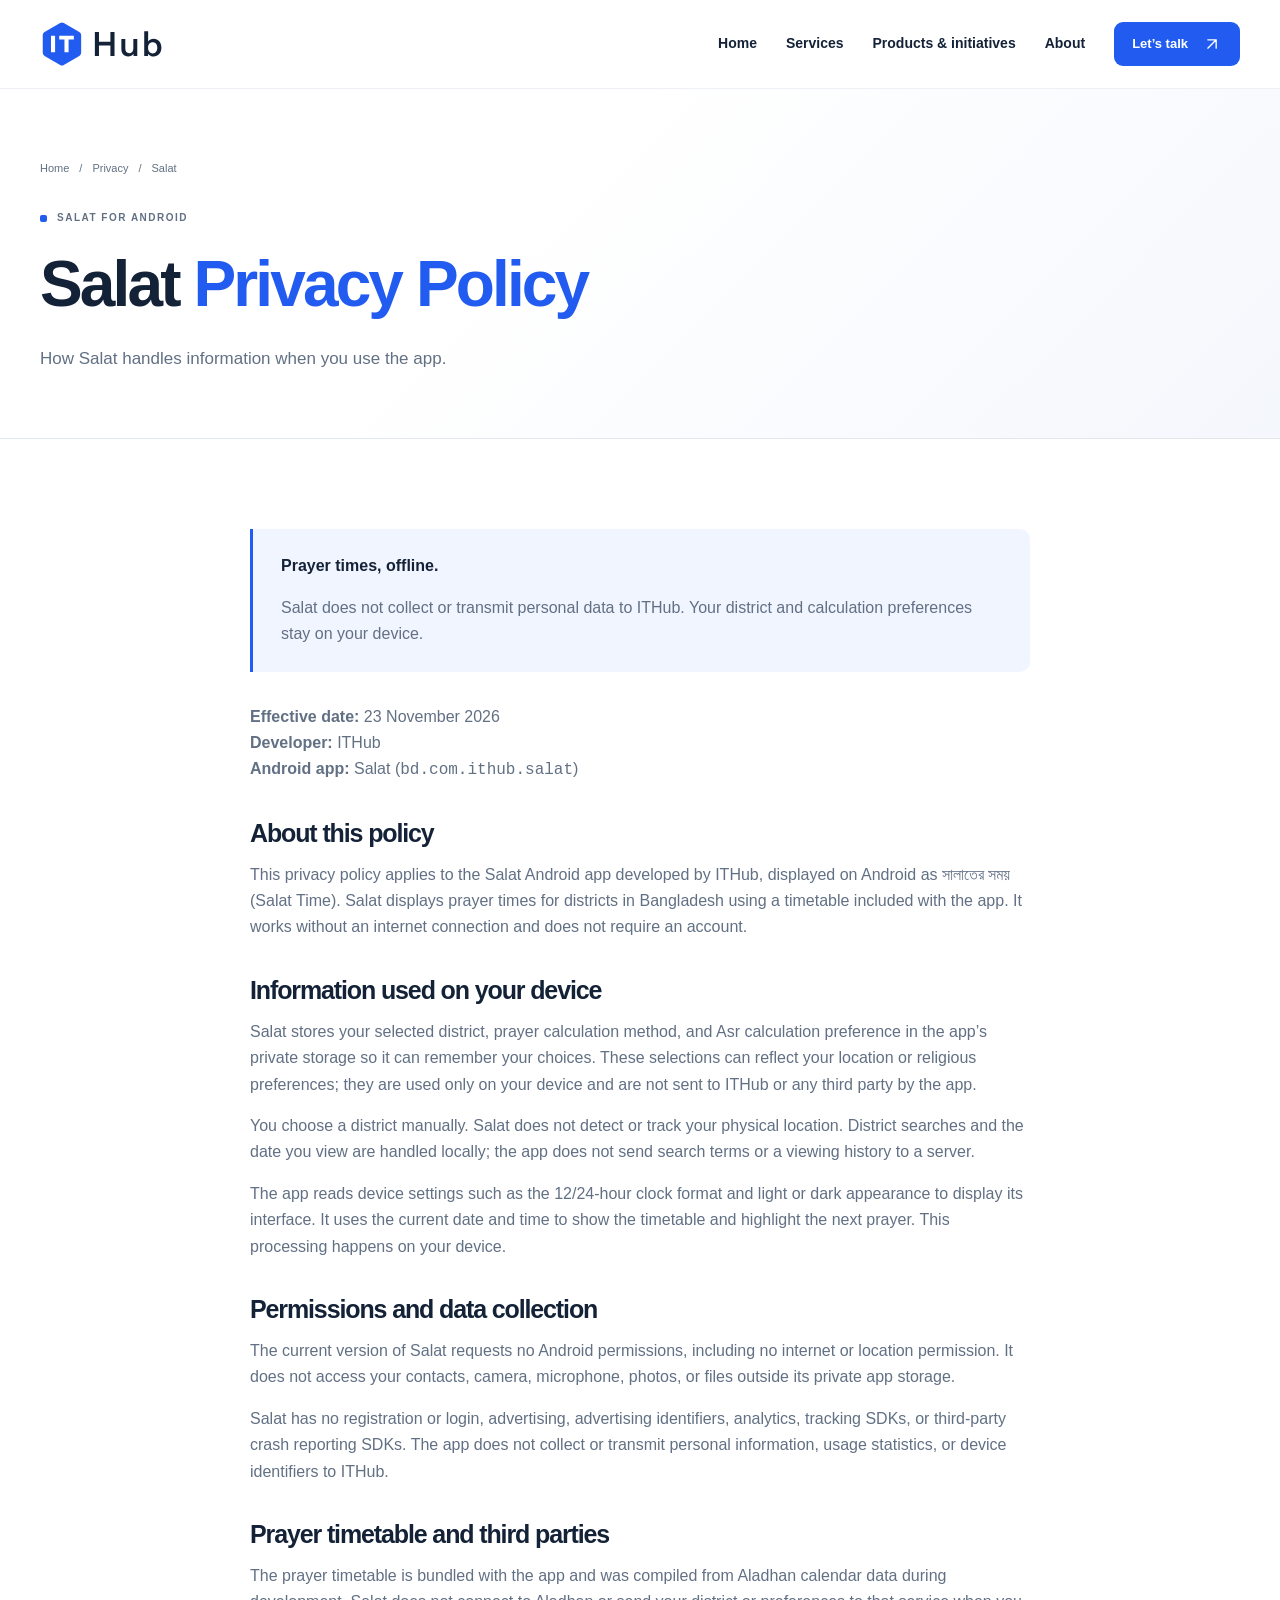
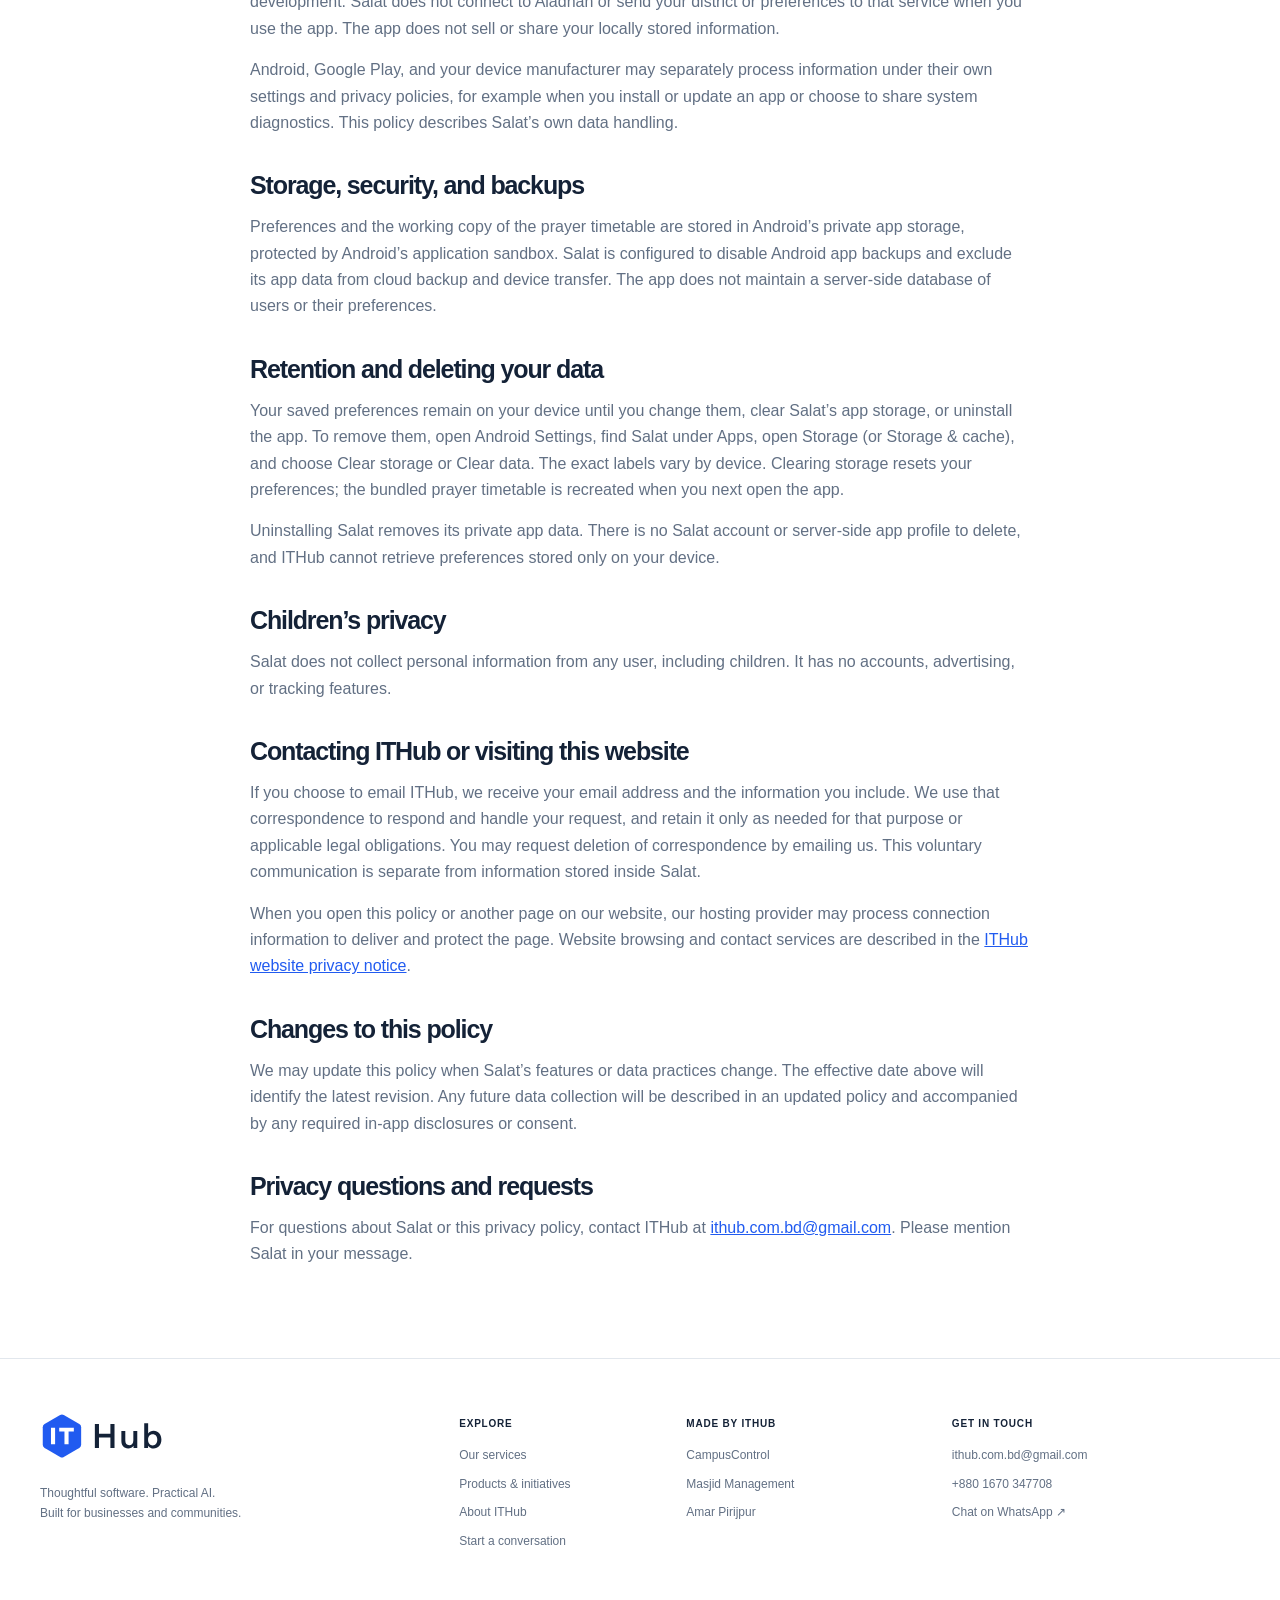
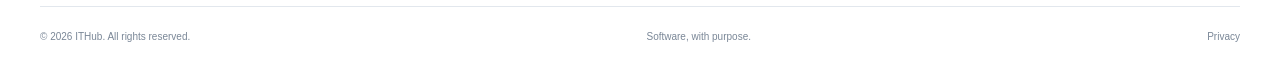
<file: apps/salat/privacy-policy/index.html>
<!doctype html>
<html lang="en"><head><meta charset="utf-8"><meta name="viewport" content="width=device-width, initial-scale=1">
<title>Salat Privacy Policy — ITHub</title><meta name="description" content="Privacy policy for Salat, the offline Android prayer times app by ITHub. Learn about on-device preferences, permissions, and deleting app data.">
<link rel="canonical" href="https://ithub.com.bd/apps/salat/privacy-policy/"><meta name="theme-color" content="#215bf0">
<meta property="og:type" content="website"><meta property="og:site_name" content="ITHub"><meta property="og:title" content="Salat Privacy Policy — ITHub"><meta property="og:description" content="Privacy policy for Salat, the offline Android prayer times app by ITHub. Learn about on-device preferences, permissions, and deleting app data."><meta property="og:url" content="https://ithub.com.bd/apps/salat/privacy-policy/">
<meta name="twitter:card" content="summary"><link rel="icon" type="image/svg+xml" href="/assets/favicon.svg?v=2">
<script>document.documentElement.classList.add('js');</script>
<style>.salat-policy p, .salat-policy li { font-size: 1rem; } .salat-policy ul { padding-left: 1.5rem; margin-top: 1rem; color: var(--muted); } .salat-policy li + li { margin-top: .5rem; } .salat-policy .callout { margin: 0 0 2rem; font-size: 1rem; } .salat-policy .callout p { font-size: 1rem; } .salat-policy code { overflow-wrap: anywhere; }</style>
<link rel="stylesheet" href="/assets/styles.css?v=3"><script src="/assets/main.js?v=3" defer></script>
</head><body><a class="skip-link" href="#main">Skip to content</a>
<header class="site-header"><div class="container header-inner"><a class="brand" href="/" aria-label="ITHub home"><img src="/assets/images/ithub-logo.svg" width="140" height="48" alt="IT Hub"></a>
<button class="menu-toggle" type="button" aria-label="Open navigation" aria-expanded="false" aria-controls="site-navigation">Menu<svg class="icon" viewBox="0 0 24 24" fill="none" stroke="currentColor" stroke-width="1.6" stroke-linecap="round" stroke-linejoin="round" aria-hidden="true"><path d="M4 6h16M4 12h16M4 18h16"/></svg></button>
<nav class="site-nav" id="site-navigation" aria-label="Main navigation"><a href="/">Home</a><a href="/services/">Services</a><a href="/products/">Products & initiatives</a><a href="/about/">About</a><a class="button button-small" href="/contact/">Let’s talk<svg class="icon" viewBox="0 0 24 24" fill="none" stroke="currentColor" stroke-width="1.6" stroke-linecap="round" stroke-linejoin="round" aria-hidden="true"><path d="M7 17 17 7M7 7h10v10"/></svg></a></nav></div></header><main id="main">
<section class="page-hero"><div class="container">
<nav class="breadcrumb" aria-label="Breadcrumb"><a href="/">Home</a><span aria-hidden="true">/</span><a href="/privacy/">Privacy</a><span aria-hidden="true">/</span><span aria-current="page">Salat</span></nav>
<div class="eyebrow">Salat for Android</div>
<h1>Salat <span class="accent">Privacy Policy</span></h1>
<p>How Salat handles information when you use the app.</p>
</div></section>
<section class="section"><div class="container prose salat-policy">
<div class="callout"><strong>Prayer times, offline.</strong><p>Salat does not collect or transmit personal data to ITHub. Your district and calculation preferences stay on your device.</p></div>
<p><strong>Effective date:</strong> <time datetime="2026-11-23">23 November 2026</time><br><strong>Developer:</strong> ITHub<br><strong>Android app:</strong> Salat (<code>bd.com.ithub.salat</code>)</p>
<h2>About this policy</h2>
<p>This privacy policy applies to the Salat Android app developed by ITHub, displayed on Android as <span lang="bn">সালাতের সময়</span> (Salat Time). Salat displays prayer times for districts in Bangladesh using a timetable included with the app. It works without an internet connection and does not require an account.</p>
<h2>Information used on your device</h2>
<p>Salat stores your selected district, prayer calculation method, and Asr calculation preference in the app’s private storage so it can remember your choices. These selections can reflect your location or religious preferences; they are used only on your device and are not sent to ITHub or any third party by the app.</p>
<p>You choose a district manually. Salat does not detect or track your physical location. District searches and the date you view are handled locally; the app does not send search terms or a viewing history to a server.</p>
<p>The app reads device settings such as the 12/24-hour clock format and light or dark appearance to display its interface. It uses the current date and time to show the timetable and highlight the next prayer. This processing happens on your device.</p>
<h2>Permissions and data collection</h2>
<p>The current version of Salat requests no Android permissions, including no internet or location permission. It does not access your contacts, camera, microphone, photos, or files outside its private app storage.</p>
<p>Salat has no registration or login, advertising, advertising identifiers, analytics, tracking SDKs, or third-party crash reporting SDKs. The app does not collect or transmit personal information, usage statistics, or device identifiers to ITHub.</p>
<h2>Prayer timetable and third parties</h2>
<p>The prayer timetable is bundled with the app and was compiled from Aladhan calendar data during development. Salat does not connect to Aladhan or send your district or preferences to that service when you use the app. The app does not sell or share your locally stored information.</p>
<p>Android, Google Play, and your device manufacturer may separately process information under their own settings and privacy policies, for example when you install or update an app or choose to share system diagnostics. This policy describes Salat’s own data handling.</p>
<h2>Storage, security, and backups</h2>
<p>Preferences and the working copy of the prayer timetable are stored in Android’s private app storage, protected by Android’s application sandbox. Salat is configured to disable Android app backups and exclude its app data from cloud backup and device transfer. The app does not maintain a server-side database of users or their preferences.</p>
<h2>Retention and deleting your data</h2>
<p>Your saved preferences remain on your device until you change them, clear Salat’s app storage, or uninstall the app. To remove them, open Android Settings, find Salat under Apps, open Storage (or Storage &amp; cache), and choose Clear storage or Clear data. The exact labels vary by device. Clearing storage resets your preferences; the bundled prayer timetable is recreated when you next open the app.</p>
<p>Uninstalling Salat removes its private app data. There is no Salat account or server-side app profile to delete, and ITHub cannot retrieve preferences stored only on your device.</p>
<h2>Children’s privacy</h2>
<p>Salat does not collect personal information from any user, including children. It has no accounts, advertising, or tracking features.</p>
<h2>Contacting ITHub or visiting this website</h2>
<p>If you choose to email ITHub, we receive your email address and the information you include. We use that correspondence to respond and handle your request, and retain it only as needed for that purpose or applicable legal obligations. You may request deletion of correspondence by emailing us. This voluntary communication is separate from information stored inside Salat.</p>
<p>When you open this policy or another page on our website, our hosting provider may process connection information to deliver and protect the page. Website browsing and contact services are described in the <a href="/privacy/">ITHub website privacy notice</a>.</p>
<h2>Changes to this policy</h2>
<p>We may update this policy when Salat’s features or data practices change. The effective date above will identify the latest revision. Any future data collection will be described in an updated policy and accompanied by any required in-app disclosures or consent.</p>
<h2>Privacy questions and requests</h2>
<p>For questions about Salat or this privacy policy, contact ITHub at <a href="mailto:ithub.com.bd@gmail.com?subject=Salat%20privacy%20enquiry">ithub.com.bd@gmail.com</a>. Please mention Salat in your message.</p>
</div></section>
</main><footer class="site-footer"><div class="container"><div class="footer-main">
<div class="footer-brand"><a class="brand" href="/" aria-label="ITHub home"><img src="/assets/images/ithub-logo.svg" width="140" height="48" alt="IT Hub"></a><p>Thoughtful software. Practical AI.<br>Built for businesses and communities.</p></div>
<div class="footer-column"><h2>Explore</h2><a href="/services/">Our services</a><a href="/products/">Products & initiatives</a><a href="/about/">About ITHub</a><a href="/contact/">Start a conversation</a></div>
<div class="footer-column"><h2>Made by ITHub</h2><a href="/products/campuscontrol/">CampusControl</a><a href="/products/masjid/">Masjid Management</a><a href="/products/pirijpur/">Amar Pirijpur</a></div>
<div class="footer-column"><h2>Get in touch</h2><a href="mailto:ithub.com.bd@gmail.com">ithub.com.bd@gmail.com</a><a href="tel:+8801670347708">+880 1670 347708</a><a href="https://wa.me/8801670347708">Chat on WhatsApp ↗</a></div>
</div><div class="footer-bottom"><span>© <span data-year>2026</span> ITHub. All rights reserved.</span><span>Software, with purpose.</span><a href="/privacy/">Privacy</a></div></div></footer></body></html>
</file>
<file: assets/styles.css>
@layer reset, base, components, responsive;

@layer reset {
  *, *::before, *::after { box-sizing: border-box; }
  body, h1, h2, h3, h4, p, ul, ol, figure { margin: 0; }
  button, input, textarea, select { font: inherit; }
  button, a { -webkit-tap-highlight-color: transparent; }
  img, svg { display: block; max-width: 100%; }
  button { cursor: pointer; }
  [hidden] { display: none !important; }
}

@layer base {
  :root { --ink: #142237; --muted: #627084; --blue: #215bf0; --line: #e2e7ed; --pale: #f4f7fb; --mint: #d6f3de; --radius: 22px; }
  html { scroll-behavior: smooth; scroll-padding-top: 110px; }
  body { background: #fff; color: var(--ink); font-family: Inter, 'Segoe UI', Arial, sans-serif; font-size: 16px; line-height: 1.65; -webkit-font-smoothing: antialiased; }
  a { color: inherit; text-decoration: none; }
  p { color: var(--muted); }
  h1, h2, h3, h4 { font-weight: 650; line-height: 1.12; letter-spacing: -.045em; }
  h1 { font-size: clamp(44px, 5.6vw, 78px); }
  h2 { font-size: clamp(33px, 4vw, 51px); }
  h3 { font-size: 26px; }
  h4 { font-size: 19px; letter-spacing: -.025em; }
  :focus-visible { outline: 3px solid var(--blue); outline-offset: 5px; }
  ::selection { background: #d5e3ff; }
}

@layer components {
  .container { width: min(1200px, calc(100% - 80px)); margin-inline: auto; }
  .skip-link { position: fixed; top: -80px; left: 20px; background: var(--ink); color: white; padding: 12px 20px; z-index: 100; }
  .skip-link:focus { top: 10px; }
  .site-header { background: #ffffffed; backdrop-filter: blur(16px); border-bottom: 1px solid #edf0f4; position: sticky; top: 0; z-index: 50; }
  .header-inner { min-height: 88px; display: flex; align-items: center; justify-content: space-between; gap: 28px; }
  .brand { display: inline-flex; align-items: center; gap: 10px; font-size: 27px; font-weight: 750; line-height: 1; letter-spacing: -.06em; }
  .brand img { width: 128px; height: auto; }
  .site-nav { display: flex; align-items: center; gap: 29px; font-size: 14px; font-weight: 550; }
  .site-nav > a:not(.button) { padding-block: 10px; position: relative; }
  .site-nav > a:not(.button):hover, .site-nav > a:not(.button)[aria-current='page'] { color: var(--blue); }
  .site-nav > a:not(.button)[aria-current='page']::after { content: ''; width: 4px; height: 4px; border-radius: 50%; background: var(--blue); position: absolute; bottom: 2px; left: 50%; }
  .menu-toggle { display: none; background: none; border: 1px solid var(--line); border-radius: 8px; padding: 9px 12px; align-items: center; gap: 8px; }
  .icon { width: 20px; height: 20px; flex-shrink: 0; }
  .button { display: inline-flex; align-items: center; justify-content: center; gap: 14px; min-height: 50px; padding: 13px 23px; background: var(--blue); color: #fff; border: 1px solid transparent; border-radius: 9px; font-weight: 550; font-size: 14px; line-height: 1.4; transition: background .2s, transform .2s; }
  .button:hover { background: #174bce; transform: translateY(-2px); }
  .button-small { min-height: 43px; padding: 11px 17px; font-size: 13px; }
  .button-secondary { background: #fff; border-color: #dce2eb; color: var(--ink); }
  .button-secondary:hover { background: var(--pale); }
  .button-dark { background: var(--ink); }
  .button-dark:hover { background: #293e5b; }
  .button-white { background: #fff; color: var(--ink); }
  .button-white:hover { background: #e9effa; }
  .button-ghost { background: transparent; border-color: #ffffff40; color: #fff; }
  .button-ghost:hover { background: #ffffff12; }
  .text-link { display: inline-flex; align-items: center; gap: 10px; color: var(--blue); font-size: 14px; font-weight: 600; }
  .text-link:hover { text-decoration: underline; text-underline-offset: 5px; }
  .eyebrow { display: flex; align-items: center; gap: 10px; text-transform: uppercase; letter-spacing: .15em; font-size: 10px; font-weight: 700; color: var(--muted); margin-bottom: 22px; }
  .eyebrow::before { content: ''; width: 7px; height: 7px; background: var(--blue); border-radius: 2px; }
  .hero { padding: 83px 0 65px; overflow: hidden; }
  .hero-grid { display: grid; grid-template-columns: 1.05fr 1fr; gap: 60px; align-items: center; }
  .hero h1 { max-width: 610px; }
  .accent { color: var(--blue); }
  .hero-copy > p { font-size: 17px; max-width: 480px; margin-top: 27px; line-height: 1.8; }
  .actions { display: flex; flex-wrap: wrap; align-items: center; gap: 12px; margin-top: 30px; }
  .hero-note { display: flex; gap: 8px; align-items: center; margin-top: 24px; font-size: 11px; color: var(--muted); }
  .hero-note .icon { width: 14px; height: 14px; color: #348450; }
  .hero-visual { position: relative; padding: 22px; border: 1px solid #e0e8f3; border-radius: 26px; background: #f3f7fd; background-image: radial-gradient(#bfcde2 1px, transparent 1px); background-size: 18px 18px; min-height: 415px; }
  .visual-top { display: flex; justify-content: space-between; align-items: center; font-size: 9px; letter-spacing: .12em; color: var(--muted); padding: 0 3px 20px; }
  .live-indicator { display: flex; align-items: center; gap: 6px; letter-spacing: .02em; font-size: 10px; }
  .live-indicator::before { content: ''; width: 5px; height: 5px; border-radius: 50%; background: #478d68; }
  .workspace { background: #fff; border: 1px solid #dce4ef; border-radius: 14px; box-shadow: 0 15px 40px #152b4810; overflow: hidden; }
  .workspace-heading { display: flex; align-items: center; justify-content: space-between; padding: 17px 18px; border-bottom: 1px solid #edf0f5; font-size: 12px; font-weight: 600; }
  .window-dots { display: flex; gap: 4px; }
  .window-dots i { width: 5px; height: 5px; border-radius: 50%; background: #cdd5df; }
  .workflow-tabs { display: flex; gap: 5px; padding: 15px 17px 0; }
  .workflow-tabs button { flex: 1; padding: 8px 4px; background: transparent; border: 1px solid transparent; border-radius: 6px; color: var(--muted); font-size: 10px; }
  .workflow-tabs button[aria-selected='true'] { background: #edf3ff; border-color: #d8e4ff; color: var(--blue); font-weight: 600; }
  .workflow-panel { padding: 23px 20px 21px; }
  .workflow-flow { display: flex; align-items: center; justify-content: space-between; gap: 10px; }
  .flow-node { width: 68px; height: 65px; display: grid; place-content: center; justify-items: center; gap: 8px; border: 1px solid var(--line); background: #fbfcfe; border-radius: 12px; font-size: 8px; color: #5e6c7e; }
  .flow-node .icon { width: 22px; height: 22px; color: #7586a0; }
  .flow-node.center { background: var(--blue); color: #fff; border-color: #215bf0; width: 78px; height: 78px; box-shadow: 0 0 0 6px #f0f5ff; }
  .flow-node.center .icon { color: #fff; width: 26px; height: 26px; }
  .flow-connector { height: 1px; flex: 1; background: #bed1f2; position: relative; }
  .flow-connector::after { content: ''; width: 4px; height: 4px; background: #6b96e8; border-radius: 50%; position: absolute; right: 0; top: -1px; }
  .workflow-result { margin-top: 25px; border: 1px solid #e1ebe5; background: #f6fbf8; padding: 12px; border-radius: 8px; display: flex; gap: 10px; align-items: center; }
  .workflow-result > .icon { color: #39815a; width: 17px; height: 17px; }
  .workflow-result strong { display: block; font-size: 11px; font-weight: 600; }
  .workflow-result p { font-size: 10px; margin-top: 2px; }
  .visual-footer { display: flex; justify-content: space-between; margin-top: 16px; font-size: 9px; color: var(--muted); }
  .visual-caption { position: absolute; bottom: -15px; right: 25px; padding: 10px 16px; background: #fff; box-shadow: 0 6px 20px #152b4810; border: 1px solid var(--line); border-radius: 8px; font-size: 11px; display: flex; align-items: center; gap: 9px; }
  .visual-caption .icon { color: var(--blue); width: 16px; height: 16px; }
  .capability-strip { border-block: 1px solid var(--line); margin-top: 20px; }
  .capability-inner { padding: 24px 0; display: flex; justify-content: space-between; align-items: center; gap: 24px; font-size: 12px; }
  .capability-inner > span { color: var(--muted); font-size: 10px; max-width: 130px; }
  .capability-inner strong { display: flex; align-items: center; gap: 9px; font-weight: 500; }
  .capability-inner .icon { width: 17px; height: 17px; color: #8592a3; }
  .section { padding-block: 90px; }
  .section-tint { background: var(--pale); }
  .section-head { display: flex; justify-content: space-between; gap: 40px; align-items: end; margin-bottom: 43px; }
  .section-head h2 { max-width: 650px; }
  .section-head p { max-width: 350px; font-size: 14px; }
  .section-head .eyebrow { margin-bottom: 15px; }
  .section-head .text-link { white-space: nowrap; padding-bottom: 6px; }
  .services-list { border-top: 1px solid var(--line); }
  .service-row { display: grid; grid-template-columns: 50px 1fr 1fr 30px; gap: 22px; align-items: center; padding: 29px 6px; border-bottom: 1px solid var(--line); transition: padding .2s, background .2s; }
  .service-row:hover { background: #fafcff; padding-inline: 12px; }
  .service-number { font-size: 11px; color: #8c98aa; font-variant-numeric: tabular-nums; }
  .service-name { display: flex; align-items: center; gap: 16px; }
  .service-name h3 { font-size: 20px; letter-spacing: -.03em; }
  .service-icon { display: grid; place-items: center; width: 43px; height: 43px; border-radius: 11px; background: #edf3ff; color: var(--blue); flex-shrink: 0; }
  .service-row p { max-width: 350px; font-size: 13px; }
  .row-arrow { color: #8c98aa; }
  .service-row:hover .row-arrow { color: var(--blue); }
  .featured-product { display: grid; grid-template-columns: .85fr 1.2fr; background: #edf2ff; border: 1px solid #e0e7fa; border-radius: var(--radius); overflow: hidden; }
  .product-copy { padding: 43px 35px; display: flex; flex-direction: column; align-items: start; }
  .product-brand { display: flex; align-items: center; gap: 10px; font-size: 20px; font-weight: 650; letter-spacing: -.04em; }
  .product-mark { width: 35px; height: 35px; display: grid; place-items: center; border-radius: 9px; background: #fff; color: var(--blue); }
  .product-copy h3 { margin-top: 25px; font-size: 33px; max-width: 330px; }
  .product-copy p { margin-top: 17px; font-size: 13px; max-width: 340px; }
  .product-copy .text-link { margin-top: 24px; }
  .status { display: inline-flex; align-items: center; gap: 6px; background: #fff; border: 1px solid #dce5f7; border-radius: 30px; padding: 4px 9px; color: #536985; font-size: 9px; font-weight: 550; letter-spacing: .01em; line-height: 1.5; white-space: nowrap; }
  .status::before { content: ''; width: 4px; height: 4px; border-radius: 50%; background: #578bbd; }
  .status-green { color: #417452; border-color: #d6e9dc; }
  .status-green::before { background: #5a9b6c; }
  .product-meta { display: flex; flex-wrap: wrap; align-items: center; gap: 12px; margin-top: 26px; font-size: 9px; letter-spacing: .08em; text-transform: uppercase; color: #687d9d; }
  .product-preview { padding: 40px 0 0 15px; align-self: end; min-width: 0; }
  .browser-frame { border: 1px solid #d9e1f0; background: #fff; border-radius: 10px 0 0 0; box-shadow: -10px 10px 35px #25408012; overflow: hidden; }
  .browser-top { display: flex; align-items: center; gap: 12px; height: 31px; background: #fff; border-bottom: 1px solid #e7eaf1; padding-inline: 12px; }
  .browser-address { font-size: 8px; color: #8490a1; background: #f5f7fa; border-radius: 4px; padding: 2px 35px; margin: 0 auto; }
  .browser-frame img { width: 100%; height: auto; }
  .product-pair { display: grid; grid-template-columns: 1fr 1fr; gap: 24px; margin-top: 24px; }
  .product-card { border: 1px solid var(--line); border-radius: var(--radius); overflow: hidden; background: #fff; display: flex; flex-direction: column; }
  .card-art { height: 200px; padding: 30px; display: flex; justify-content: center; align-items: center; position: relative; overflow: hidden; }
  .masjid-art { background: #eaf4ec; }
  .pirijpur-art { background: #fcf0e2; }
  .masjid-art::before, .pirijpur-art::before { content: ''; position: absolute; width: 210px; height: 210px; border: 1px solid #b8cdbd60; border-radius: 50%; }
  .masjid-art::after, .pirijpur-art::after { content: ''; position: absolute; width: 290px; height: 290px; border: 1px solid #b8cdbd40; border-radius: 50%; }
  .mini-ledger { transform: rotate(-5deg); width: 220px; background: #fff; padding: 17px; border-radius: 12px; box-shadow: 0 8px 24px #32534212; z-index: 1; }
  .mini-ledger-head { display: flex; justify-content: space-between; align-items: center; font-size: 11px; font-weight: 600; padding-bottom: 10px; border-bottom: 1px solid #edf1ed; }
  .mini-ledger-head .icon { color: #317449; width: 17px; height: 17px; }
  .mini-ledger p { font-size: 8px; margin-top: 10px; }
  .mini-ledger strong { font-size: 16px; color: #28613d; display: block; margin-top: 3px; letter-spacing: -.03em; }
  .ledger-bars { display: flex; align-items: end; gap: 7px; height: 34px; margin-top: 8px; }
  .ledger-bars i { flex: 1; background: #d5e9da; border-radius: 2px 2px 0 0; height: 50%; }
  .ledger-bars i:nth-child(2n) { height: 75%; }
  .ledger-bars i:nth-child(3n) { height: 100%; background: #639979; }
  .art-label { position: absolute; bottom: 9px; right: 14px; font-size: 8px; letter-spacing: .04em; color: #687b6f; }
  .local-map { z-index: 1; width: 245px; height: 145px; position: relative; background: #fffaf4; border: 1px solid #ead7c1; border-radius: 12px; transform: rotate(4deg); overflow: hidden; box-shadow: 0 8px 24px #79542b12; }
  .map-road { position: absolute; background: #f0e4d4; width: 320px; height: 14px; transform: rotate(-30deg); top: 60px; left: -20px; }
  .map-road:nth-child(2) { transform: rotate(50deg); top: 60px; left: -65px; height: 10px; }
  .map-road:nth-child(3) { transform: rotate(50deg); top: 70px; left: 80px; height: 10px; }
  .map-pin { position: absolute; display: grid; place-items: center; width: 32px; height: 32px; border-radius: 10px; background: #fff; box-shadow: 0 2px 8px #6a442920; color: #ad763c; }
  .map-pin .icon { width: 17px; height: 17px; }
  .pin-one { top: 20px; left: 36px; }.pin-two { top: 66px; left: 110px; background: #bd7f40; color: #fff; }.pin-three { top: 27px; right: 23px; }
  .map-name { position: absolute; bottom: 10px; left: 13px; font-size: 10px; font-weight: 600; color: #92734e; }
  .product-card-body { padding: 26px 29px 29px; flex: 1; display: flex; flex-direction: column; align-items: start; }
  .product-card-title { display: flex; width: 100%; align-items: center; justify-content: space-between; gap: 10px; }
  .product-card h3 { font-size: 23px; }
  .product-card p { font-size: 13px; margin-top: 12px; max-width: 450px; }
  .product-card .text-link { margin-top: auto; padding-top: 21px; }
  .product-category { font-size: 9px; letter-spacing: .12em; text-transform: uppercase; color: var(--muted); margin-top: 15px; }
  .ai-section { display: grid; grid-template-columns: 1fr 1fr; gap: 90px; align-items: start; }
  .ai-intro > p { margin-top: 23px; font-size: 15px; max-width: 420px; }
  .ai-intro .text-link { margin-top: 25px; }
  .ai-use { display: flex; align-items: start; gap: 17px; padding: 22px 0; border-bottom: 1px solid var(--line); }
  .ai-use:first-child { padding-top: 0; }
  .ai-use > .icon { color: var(--blue); margin-top: 3px; }
  .ai-use h3 { font-size: 19px; }
  .ai-use p { font-size: 13px; margin-top: 8px; }
  .process-grid { display: grid; grid-template-columns: repeat(4, 1fr); gap: 30px; }
  .process-item { border-top: 1px solid #cdd6e3; padding-top: 20px; }
  .process-number { font-size: 10px; color: var(--blue); display: block; margin-bottom: 25px; }
  .process-item h3 { font-size: 19px; }
  .process-item p { font-size: 13px; margin-top: 13px; }
  .cta-wrap { padding-bottom: 85px; }
  .cta-spacer { height: 75px; }
  .cta { padding: 55px 60px; background: var(--ink); color: #fff; border-radius: var(--radius); display: flex; align-items: center; justify-content: space-between; gap: 35px; background-image: radial-gradient(ellipse at 100% 20%, #293f69 0, transparent 60%); }
  .cta .eyebrow { color: #a9b9cf; margin-bottom: 15px; }
  .cta .eyebrow::before { background: #a7c3ff; }
  .cta h2 { font-size: clamp(30px, 3vw, 40px); }
  .cta p { color: #b6c2d3; margin-top: 13px; font-size: 13px; max-width: 480px; }
  .cta .button { flex-shrink: 0; }
  .site-footer { border-top: 1px solid var(--line); padding-top: 55px; }
  .footer-main { display: grid; grid-template-columns: 2fr 1fr 1.2fr 1.5fr; gap: 35px; padding-bottom: 45px; }
  .footer-brand p { font-size: 12px; margin-top: 18px; max-width: 250px; }
  .footer-column h2 { font-size: 10px; letter-spacing: .08em; text-transform: uppercase; margin: 4px 0 17px; }
  .footer-column a { display: block; font-size: 12px; color: var(--muted); margin-bottom: 9px; overflow-wrap: anywhere; }
  .footer-column a:hover { color: var(--blue); }
  .footer-bottom { border-top: 1px solid var(--line); display: flex; justify-content: space-between; gap: 20px; padding-block: 22px; font-size: 10px; color: #7a8797; }
  .footer-bottom a:hover { color: var(--blue); }
  .page-hero { padding: 70px 0 65px; background: linear-gradient(135deg, #fff 40%, #f4f7fc); border-bottom: 1px solid var(--line); }
  .page-hero h1 { max-width: 880px; font-size: clamp(43px, 5vw, 67px); }
  .page-hero > .container > p { max-width: 650px; margin-top: 25px; font-size: 17px; }
  .breadcrumb { display: flex; flex-wrap: wrap; align-items: center; gap: 10px; font-size: 11px; color: var(--muted); margin-bottom: 33px; }
  .breadcrumb .icon { width: 12px; height: 12px; }.breadcrumb a:hover { color: var(--blue); }
  .service-detail { display: grid; grid-template-columns: 70px 1fr 1fr; gap: 35px; padding-block: 48px; border-bottom: 1px solid var(--line); }
  .service-detail:first-child { padding-top: 0; }
  .service-detail > .service-number { padding-top: 9px; }
  .service-detail h2 { font-size: 30px; }
  .service-detail p { font-size: 14px; margin-top: 16px; }
  .service-detail .text-link { margin-top: 20px; }
  .check-list { list-style: none; padding: 0; display: grid; gap: 14px; font-size: 13px; }
  .check-list li { display: flex; align-items: start; gap: 10px; }
  .check-list .icon { color: #498466; width: 17px; height: 17px; margin-top: 2px; }
  .filter-bar { display: flex; flex-wrap: wrap; gap: 8px; margin-bottom: 30px; }
  .filter-button { padding: 9px 18px; background: #fff; border: 1px solid var(--line); border-radius: 30px; color: var(--muted); font-size: 12px; }
  .filter-button[aria-pressed='true'] { background: var(--ink); color: #fff; border-color: var(--ink); }
  .filter-count { margin-left: auto; color: var(--muted); font-size: 11px; align-self: center; }
  .story-grid { display: grid; grid-template-columns: 1fr 1fr; gap: 80px; align-items: start; }
  .story-copy p { margin-top: 23px; font-size: 15px; }
  .story-note { padding: 35px; border-radius: var(--radius); background: #edf3ff; border: 1px solid #dde7ff; }
  .story-note .icon { color: var(--blue); width: 32px; height: 32px; margin-bottom: 28px; }
  .story-note h3 { font-size: 28px; }
  .story-note p { margin-top: 18px; font-size: 14px; }
  .principles { display: grid; grid-template-columns: repeat(3, 1fr); gap: 40px; }
  .principle { border-top: 1px solid var(--line); padding-top: 24px; }
  .principle h3 { font-size: 21px; }.principle p { margin-top: 15px; font-size: 14px; }
  .contact-grid { display: grid; grid-template-columns: .8fr 1.2fr; gap: 85px; }
  .contact-info h2 { font-size: 33px; }.contact-info > p { margin-top: 18px; font-size: 14px; }
  .contact-method { padding-block: 24px; border-bottom: 1px solid var(--line); }
  .contact-method h3 { font-size: 11px; color: var(--muted); letter-spacing: .05em; margin-bottom: 7px; }
  .contact-method a { font-size: 16px; font-weight: 550; overflow-wrap: anywhere; }
  .contact-method a:hover { color: var(--blue); }
  .contact-method p { font-size: 12px; }
  .contact-form { background: var(--pale); border: 1px solid var(--line); padding: 34px; border-radius: var(--radius); }
  .contact-form h2 { font-size: 25px; }.form-intro { font-size: 12px; margin-top: 10px; margin-bottom: 25px; }
  .form-row { display: grid; grid-template-columns: 1fr 1fr; gap: 18px; }
  .form-field { margin-bottom: 20px; }.form-field label { display: block; font-size: 12px; font-weight: 550; margin-bottom: 8px; }
  .form-field input, .form-field select, .form-field textarea { width: 100%; min-height: 45px; padding: 10px 12px; background: #fff; border: 1px solid #d5dce6; border-radius: 7px; color: var(--ink); font-size: 13px; }
  .form-field textarea { min-height: 140px; resize: vertical; }.form-field input::placeholder, .form-field textarea::placeholder { color: #8e98a7; }
  .form-note { font-size: 11px; margin-top: 17px; }.form-note a { text-decoration: underline; }
  .form-status { font-size: 12px; color: #306544; margin-top: 15px; }
  .form-status:empty { margin-top: 0; }
  .form-status[data-state='error'] { color: #a32d30; }
  .form-status[data-state='success'] { padding: 14px; background: #e8f4ec; border-radius: 8px; }
  .form-status[data-state='info'] { color: var(--muted); }
  .verification { min-height: 65px; margin-top: 8px; max-width: 100%; }
  .form-trap { position: absolute; width: 1px; height: 1px; overflow: hidden; clip-path: inset(50%); white-space: nowrap; }
  .button:disabled { opacity: .65; cursor: not-allowed; transform: none; }
  .contact-form[aria-busy='true'] .button:disabled { cursor: wait; }
  .form-fallback { margin-top: 18px; font-size: 12px; }
  .form-fallback a { color: var(--blue); text-decoration: underline; text-underline-offset: 3px; }
  .form-retry { margin-top: 12px; }
  .faq { max-width: 830px; margin-inline: auto; }.faq details { border-bottom: 1px solid var(--line); padding-block: 20px; }
  .faq summary { font-size: 16px; font-weight: 550; cursor: pointer; padding-right: 20px; }.faq details p { font-size: 14px; margin-top: 14px; }
  .product-detail-grid { display: grid; grid-template-columns: 1fr 1fr; gap: 70px; align-items: center; }
  .product-detail-grid h2 { font-size: 38px; }.product-detail-grid p { margin-top: 20px; font-size: 15px; }
  .product-detail-grid .check-list { margin-top: 25px; }.product-detail-grid .card-art { height: 350px; border-radius: var(--radius); }.product-detail-grid .mini-ledger, .product-detail-grid .local-map { transform: scale(1.3) rotate(-4deg); }
  .detail-screenshot { padding: 25px; background: #edf2ff; border-radius: var(--radius); border: 1px solid #dbe4f7; margin-top: 45px; }.detail-screenshot img { width: 100%; border-radius: 8px; }.detail-screenshot figcaption { font-size: 11px; margin-top: 14px; color: var(--muted); }
  .callout { padding: 24px 28px; border-left: 3px solid var(--blue); background: #f1f5ff; font-size: 14px; border-radius: 0 10px 10px 0; margin-top: 28px; }
  .callout p { margin-top: 6px; font-size: 13px; }
  .prose { max-width: 780px; }.prose h2 { font-size: 25px; margin: 35px 0 15px; }.prose h2:first-child { margin-top: 0; }.prose p { margin-top: 15px; font-size: 15px; }.prose a { color: var(--blue); text-decoration: underline; }
  .not-found { text-align: center; padding: 100px 0; }.not-found .eyebrow { justify-content: center; }.not-found p { margin-top: 23px; }.not-found .actions { justify-content: center; }
}

@layer responsive {
  @media (min-width: 1500px) { .hero { padding-block: 105px 85px; } }
  @media (max-width: 1050px) {
    .container { width: calc(100% - 48px); }.site-nav { gap: 20px; }.hero-grid { gap: 30px; }.hero-visual { padding: 17px; min-height: auto; }.hero h1 { font-size: 60px; }.section { padding-block: 70px; }.ai-section { gap: 45px; }.product-copy { padding: 32px 25px; }.product-copy h3 { font-size: 29px; }.contact-grid { gap: 40px; }.cta { padding: 45px 35px; }
  }
  @media (max-width: 800px) {
    .site-header { background: #fff; backdrop-filter: none; }
    .header-inner { min-height: 73px; flex-wrap: wrap; gap: 0; }
    .js .header-inner { height: 73px; flex-wrap: nowrap; }
    .js .menu-toggle { display: inline-flex; }
    .js .site-nav {
      position: absolute;
      top: 100%;
      left: 0;
      right: 0;
      width: auto;
      padding: 14px 24px 20px;
      max-height: calc(100vh - 73px);
      max-height: calc(100dvh - 73px);
      overflow-y: auto;
      overscroll-behavior: contain;
      overflow-anchor: none;
      background: #fff;
      border-bottom: 1px solid var(--line);
      box-shadow: 0 12px 24px #14223712;
    }
.site-nav { width: 100%; display: flex; flex-direction: column; gap: 5px; align-items: stretch; padding: 14px 0 20px; }.site-nav > a { padding: 10px; }.site-nav a[aria-current='page']::after { display: none; }.js .site-nav:not(.is-open) { display: none; }.hero { padding-top: 55px; }.hero-grid { grid-template-columns: 1fr; gap: 45px; }.hero h1 { font-size: clamp(47px, 8vw, 68px); }.hero-copy > p { max-width: 580px; }.hero-visual { max-width: 530px; width: 100%; margin-inline: auto; padding: 24px; }.workflow-panel { padding: 25px; }.flow-node { width: 90px; height: 70px; }.capability-inner { flex-wrap: wrap; justify-content: center; gap: 18px 30px; }.capability-inner > span { max-width: none; width: 100%; text-align: center; }.capability-inner strong { font-size: 11px; }.section-head { align-items: start; }.section-head h2 { font-size: 37px; }.service-row { grid-template-columns: 30px 1fr 25px; gap: 15px; }.service-row p { grid-column: 2; grid-row: 2; max-width: 100%; }.service-row > .row-arrow { grid-column: 3; grid-row: 1 / span 2; }.featured-product { grid-template-columns: 1fr; }.product-copy { padding: 35px; }.product-copy h3, .product-copy p { max-width: 500px; }.product-copy h3 { font-size: 34px; }.product-preview { padding: 0 0 0 35px; }.product-card-body { padding: 23px; }.product-card-title { flex-wrap: wrap; }.ai-section { grid-template-columns: 1fr; gap: 35px; }.ai-intro > p { max-width: 600px; }.process-grid { grid-template-columns: repeat(2, 1fr); gap: 35px; }.cta { flex-direction: column; align-items: start; }.footer-main { grid-template-columns: 1.5fr 1fr; row-gap: 35px; }.service-detail { grid-template-columns: 35px 1fr; gap: 22px; }.service-detail > .check-list { grid-column: 2; }.story-grid { gap: 35px; }.principles { gap: 25px; }.contact-grid { grid-template-columns: 1fr; }.contact-info { max-width: 550px; }.product-detail-grid { gap: 35px; }.product-detail-grid h2 { font-size: 31px; }
  }
  @media (max-width: 540px) {
    .js .site-nav { padding-inline: 18px; }
    .container { width: calc(100% - 36px); }.hero { padding-block: 43px 45px; }.eyebrow { font-size: 9px; margin-bottom: 20px; letter-spacing: .12em; }.hero h1 { font-size: 49px; }.hero-copy > p { font-size: 15px; margin-top: 21px; }.actions { gap: 9px; }.button { padding: 13px 17px; font-size: 12px; gap: 9px; }.hero-note { font-size: 10px; }.hero-visual { padding: 16px; border-radius: 18px; }.visual-top { font-size: 8px; }.workflow-tabs { padding-inline: 10px; }.workflow-panel { padding: 23px 15px 17px; }.flow-node { width: 64px; height: 62px; }.flow-node.center { width: 69px; height: 69px; }.workflow-flow { gap: 10px; }.visual-caption { font-size: 10px; bottom: -14px; right: 13px; }.capability-inner { gap: 15px 20px; padding-block: 20px; }.capability-inner strong { font-size: 10px; gap: 7px; }.capability-inner .icon { width: 14px; }.section { padding-block: 55px; }.section-head { flex-direction: column; gap: 18px; margin-bottom: 30px; }.section-head h2 { font-size: 34px; }.service-row { padding-block: 24px; gap: 12px; grid-template-columns: 19px 1fr 20px; }.service-name { gap: 10px; }.service-name h3 { font-size: 17px; }.service-icon { width: 35px; height: 35px; border-radius: 9px; }.service-icon .icon { width: 18px; }.service-row p { font-size: 12px; }.product-copy { padding: 28px 24px; }.product-copy h3 { font-size: 30px; }.product-preview { padding-left: 24px; }.product-pair { grid-template-columns: 1fr; gap: 20px; margin-top: 20px; }.product-card-title { flex-wrap: nowrap; }.product-card h3 { font-size: 22px; }.card-art { height: 195px; }.ai-intro h2 { font-size: 34px; }.process-grid { gap: 28px 23px; }.process-item h3 { font-size: 18px; }.process-item p { font-size: 12px; }.process-number { margin-bottom: 19px; }.cta-wrap { padding-bottom: 55px; }.cta { padding: 30px 25px; border-radius: 16px; gap: 25px; }.cta h2 { font-size: 31px; }.site-footer { padding-top: 37px; }.footer-main { grid-template-columns: 1fr 1fr; gap: 25px; }.footer-brand { grid-column: 1 / -1; }.footer-brand p { max-width: 300px; }.footer-column:last-child { grid-column: 1 / -1; }.footer-bottom { font-size: 9px; flex-wrap: wrap; gap: 9px; }.page-hero { padding-block: 38px 42px; }.page-hero h1 { font-size: 43px; }.page-hero > .container > p { font-size: 15px; margin-top: 20px; }.breadcrumb { margin-bottom: 26px; font-size: 10px; }.service-detail { gap: 15px; grid-template-columns: 22px 1fr; padding-block: 32px; }.service-detail h2 { font-size: 25px; }.service-detail p { font-size: 13px; }.check-list { font-size: 12px; }.filter-bar { gap: 6px; }.filter-button { padding: 8px 12px; font-size: 11px; }.filter-count { width: 100%; margin: 8px 0 0; }.story-grid, .principles, .product-detail-grid { grid-template-columns: 1fr; gap: 35px; }.story-copy p { font-size: 14px; }.story-note { padding: 28px; }.principles { gap: 30px; }.contact-form { padding: 25px 20px; }.form-row { grid-template-columns: 1fr; gap: 0; }.form-field { margin-bottom: 17px; }.contact-form .actions { gap: 9px; }.contact-form .button { font-size: 11px; }.product-detail-grid .card-art { height: 290px; }.detail-screenshot { padding: 12px; margin-top: 30px; }.faq summary { font-size: 14px; }.faq details p { font-size: 13px; }
  }
  @media (prefers-reduced-motion: reduce) { html { scroll-behavior: auto; } *, *::before, *::after { animation: none !important; transition: none !important; } }
  @media print { .site-header, .site-footer, .cta-wrap, .menu-toggle, .filter-bar { display: none; }.section, .hero, .page-hero { padding-block: 25px; }.container { width: 100%; }.hero-grid, .contact-grid { grid-template-columns: 1fr; } a { text-decoration: underline; } }
}
</file>
